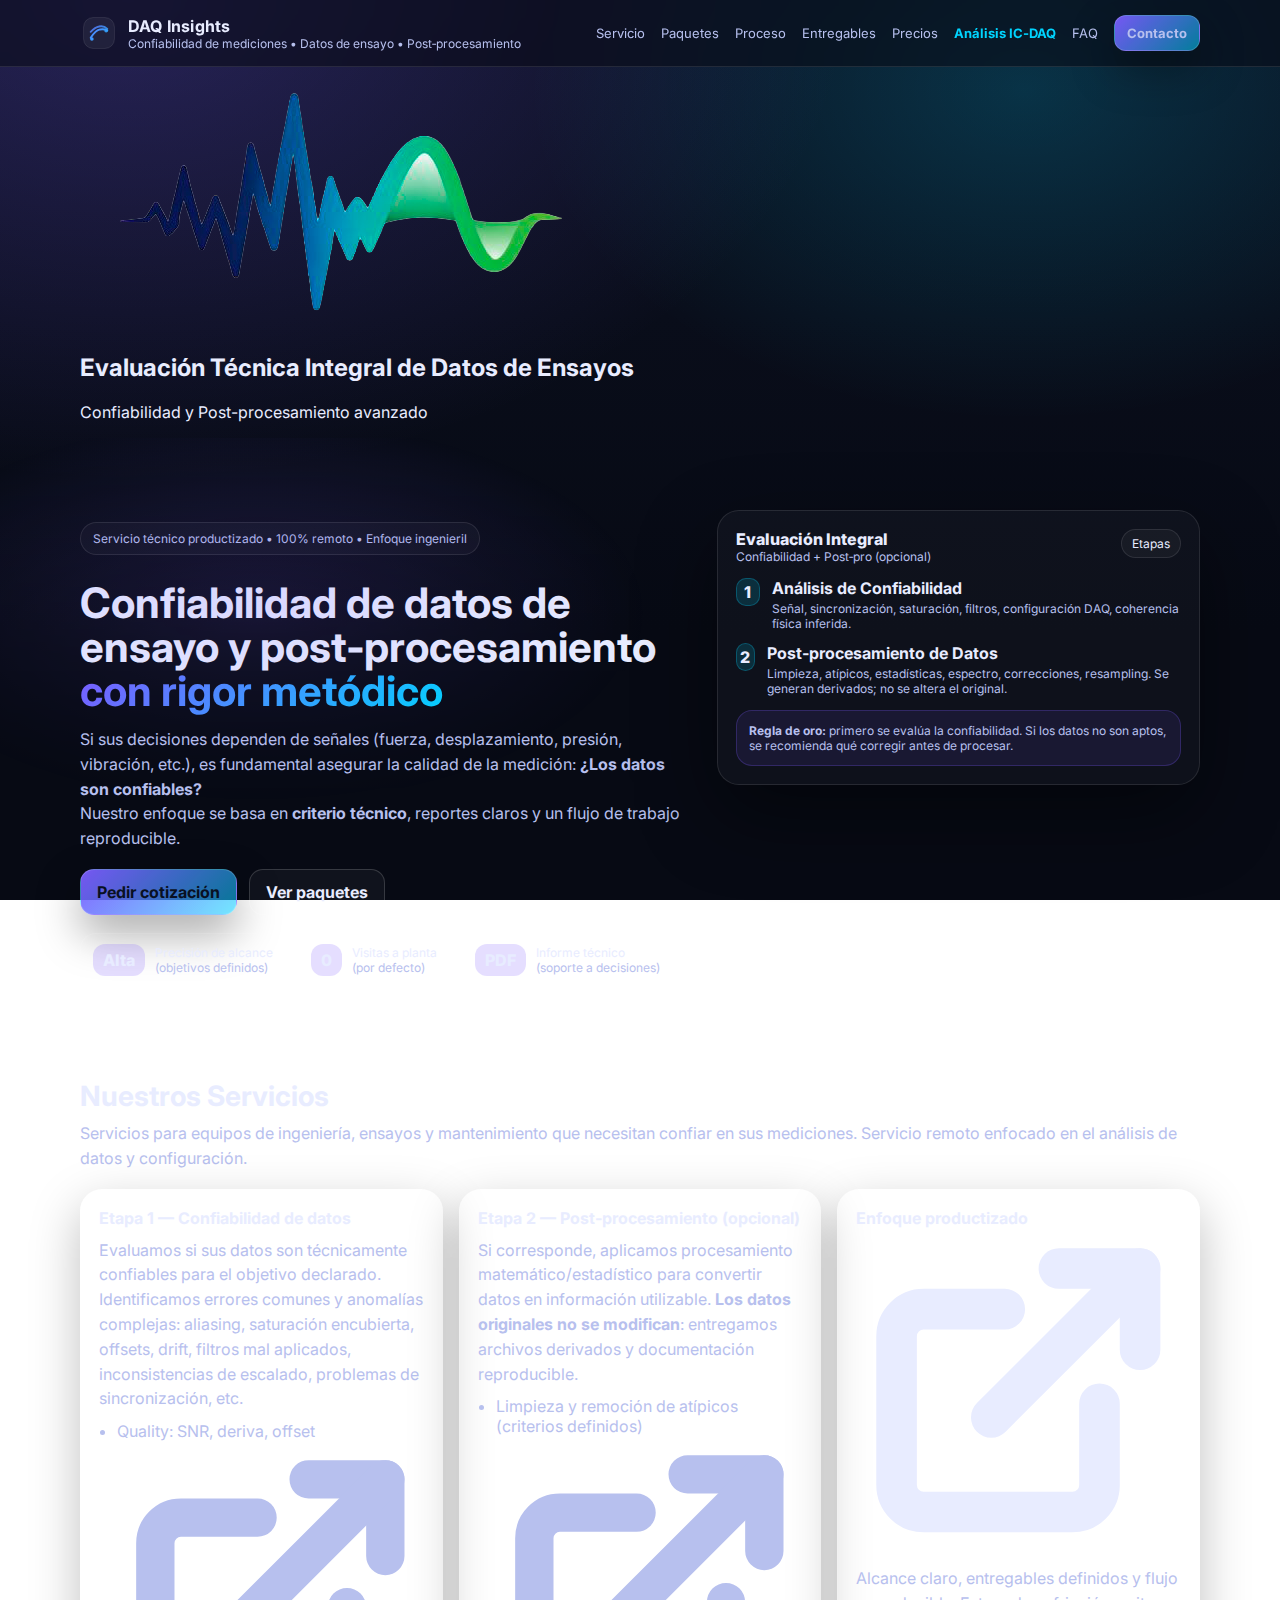
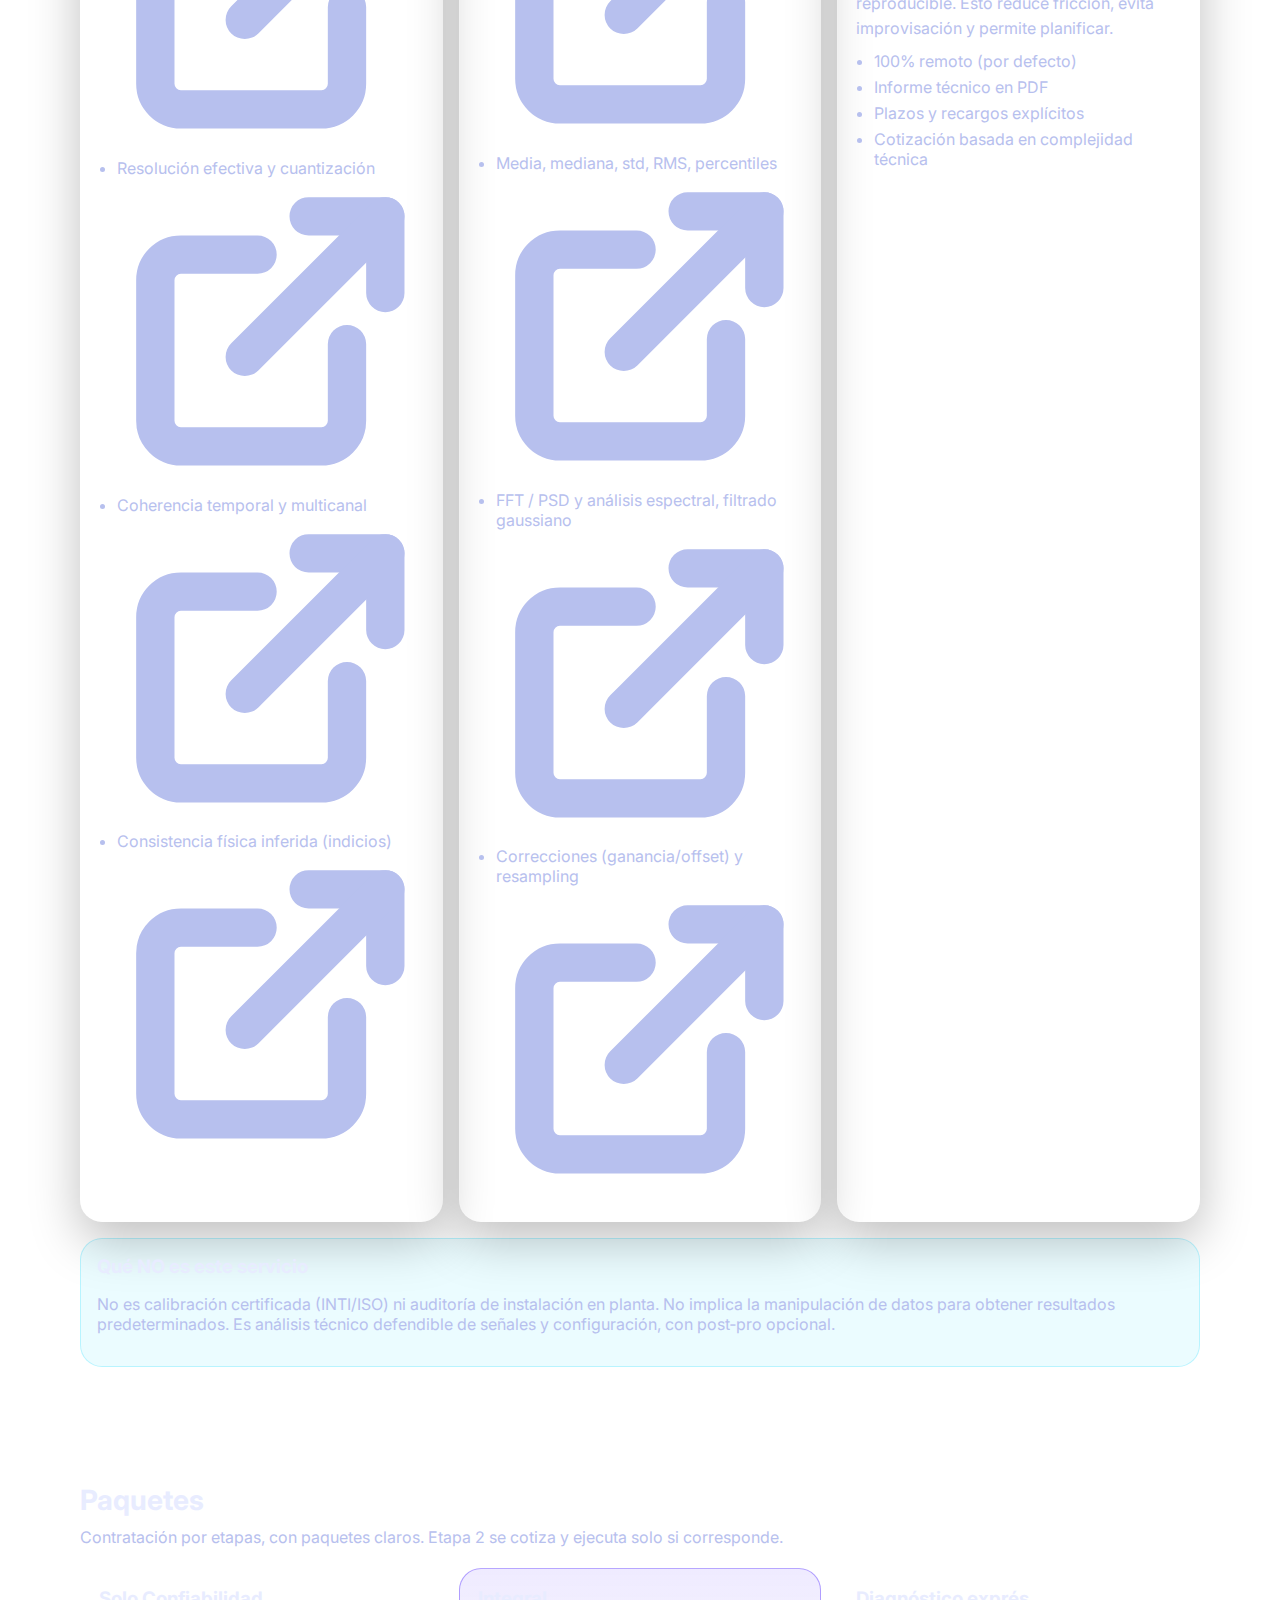
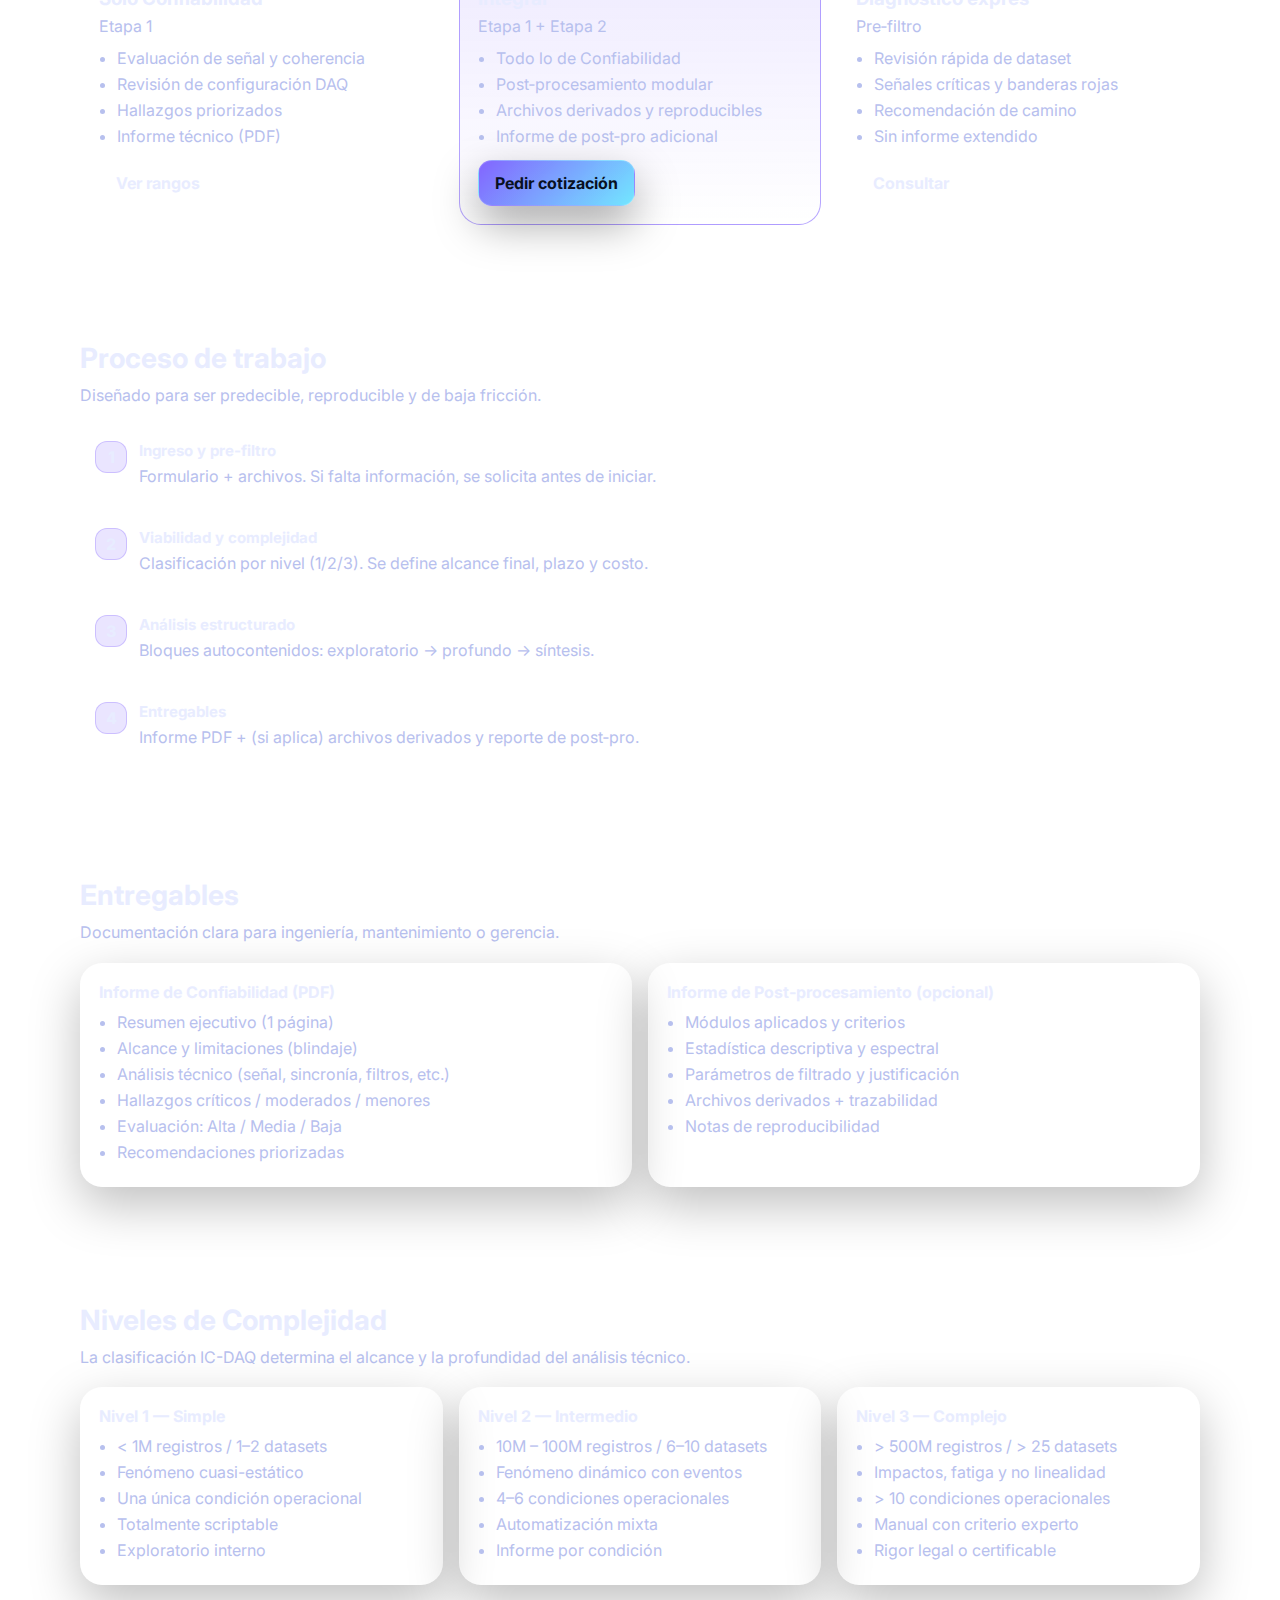
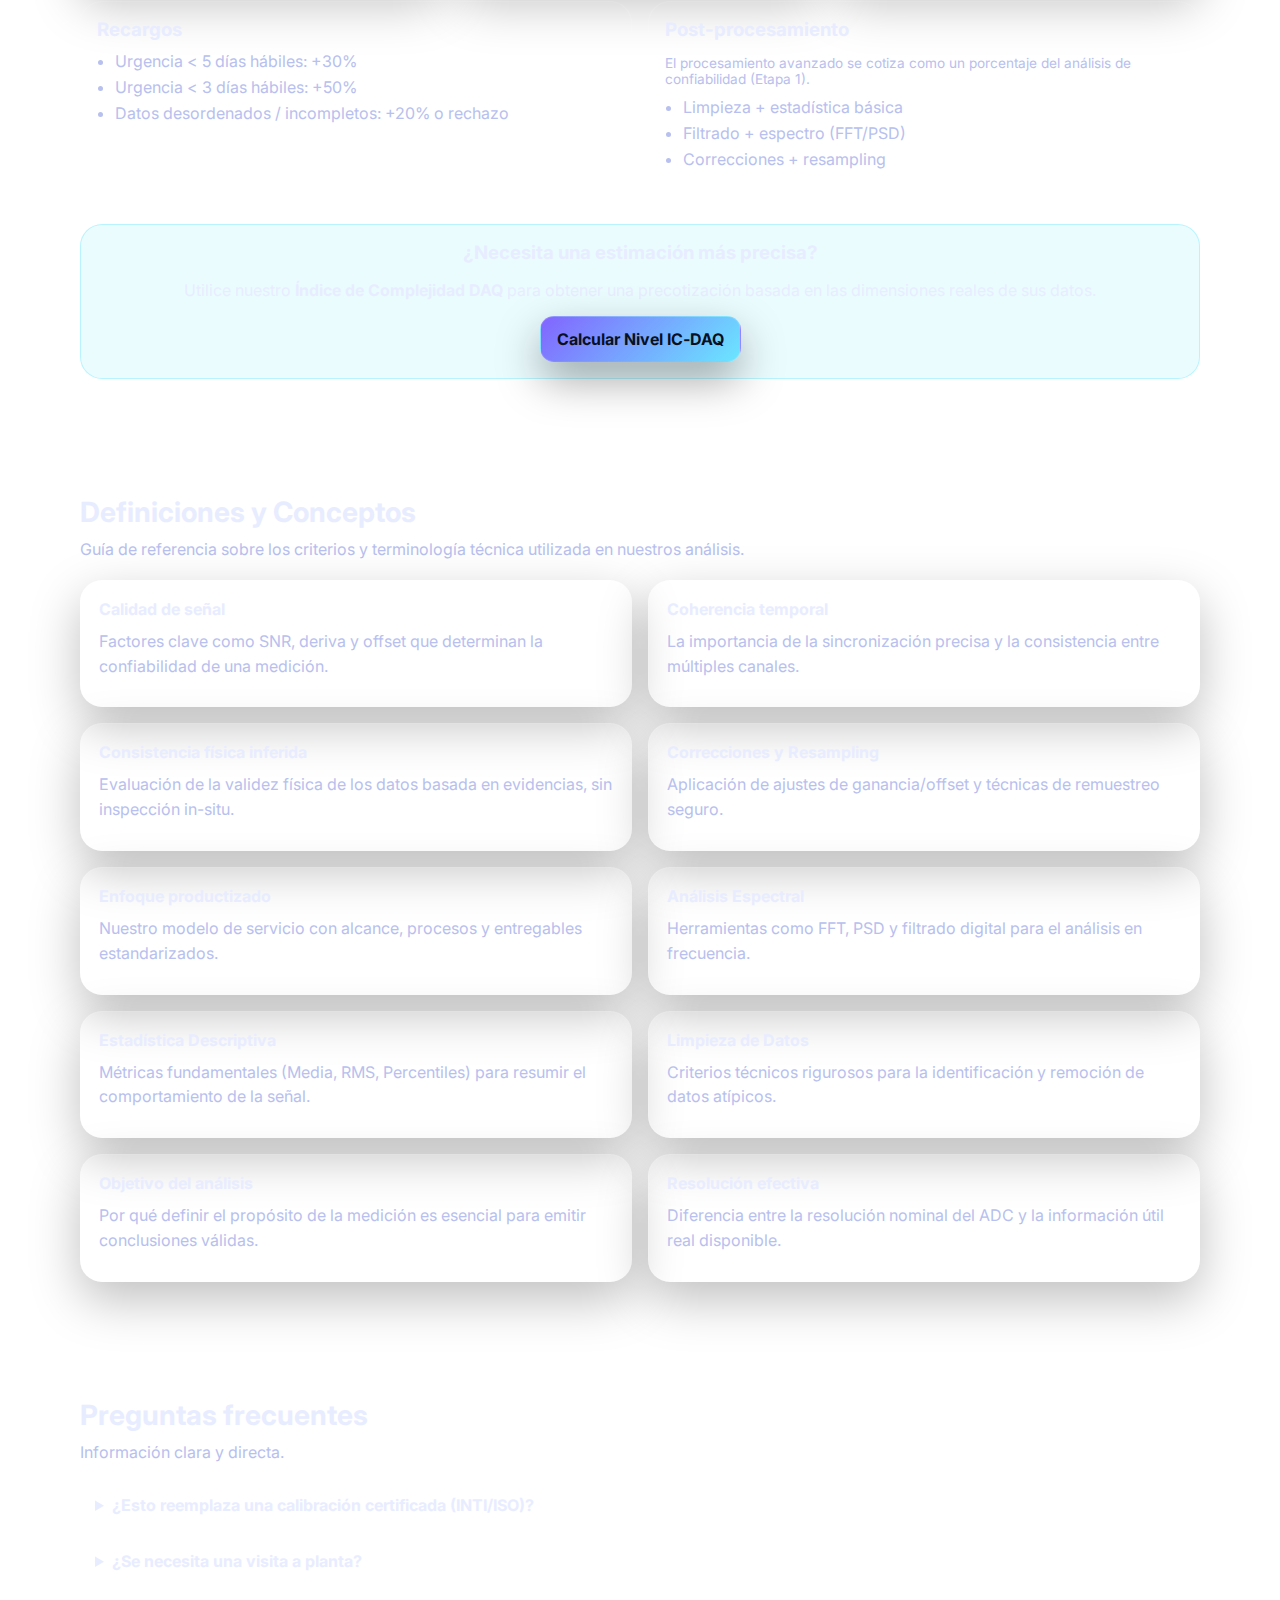
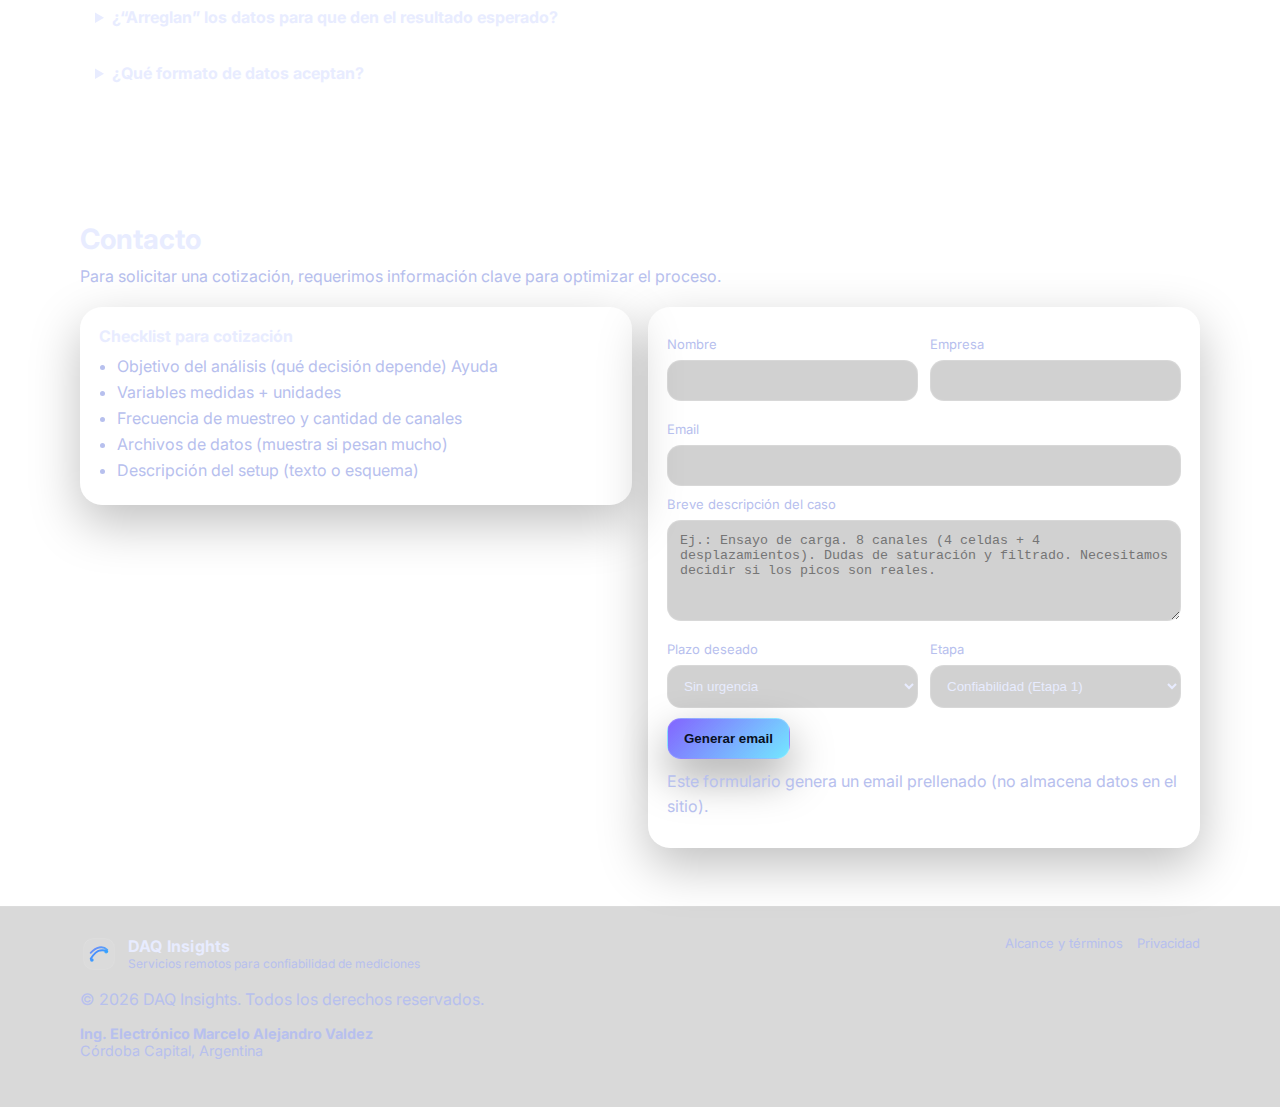
<file: index.html>
<!doctype html>
<html lang="es">

<head>
  <meta charset="utf-8" />
  <meta name="viewport" content="width=device-width, initial-scale=1" />
  <meta name="description"
    content="Servicios profesionales de análisis de datos de ensayo, confiabilidad de mediciones y Post-procesamiento para adquisición de datos industrial." />
  <title>DAQ Insights | Confiabilidad y Post-procesamiento de Datos de Ensayo</title>
  <link rel="icon" href="assets/favicon.svg" type="image/svg+xml" />
  <link rel="preconnect" href="https://fonts.googleapis.com">
  <link rel="preconnect" href="https://fonts.gstatic.com" crossorigin>
  <link href="https://fonts.googleapis.com/css2?family=Inter:wght@400;500;600;700&display=swap" rel="stylesheet">
  <link rel="stylesheet" href="styles.css" />

  <!-- Open Graph / Social Media -->
  <meta property="og:type" content="website" />
  <meta property="og:title" content="DAQ Insights | Confiabilidad y Post-procesamiento de Datos de Ensayo" />
  <meta property="og:description"
    content="Servicios profesionales de análisis de datos de ensayo, confiabilidad de mediciones y Post-procesamiento para adquisición de datos industrial." />
  <meta property="og:image" content="assets/logo.svg" />
</head>

<body>
  <a class="skip" href="#contenido">Saltar al contenido</a>

  <header class="topbar">
    <div class="container topbar__inner">
      <div class="brand">
        <img src="assets/logo.svg" alt="DAQ Insights" class="brand__logo" />
        <div class="brand__text">
          <div class="brand__name">DAQ Insights</div>
          <div class="brand__tag">Confiabilidad de mediciones • Datos de ensayo • Post‑procesamiento</div>
        </div>
      </div>

      <nav class="nav" aria-label="Principal">
        <button class="nav__toggle" aria-expanded="false" aria-controls="navMenu">
          <span class="nav__toggleBars" aria-hidden="true"></span>
          <span class="sr">Menú</span>
        </button>
        <div id="navMenu" class="nav__menu">
          <a href="#servicio">Servicio</a>
          <a href="#paquetes">Paquetes</a>
          <a href="#proceso">Proceso</a>
          <a href="#entregables">Entregables</a>
          <a href="#precios">Precios</a>
          <a href="cotizacion.html" style="color: var(--brand2); font-weight: 700;">Análisis IC‑DAQ</a>
          <a href="#faq">FAQ</a>
          <a class="btn btn--sm" href="#contacto">Contacto</a>
        </div>
      </nav>
    </div>
  </header>

  <main id="contenido">
    <div class="text-header">
      <div class="container text-header__inner">
        <img src="assets/isolated_logo.png" alt="Logo" class="text-header__logo" />
        <div class="text-header__content">
          <h2 class="text-header__title">Evaluación Técnica Integral de Datos de Ensayos</h2>
          <p class="text-header__subtitle">Confiabilidad y Post-procesamiento avanzado</p>
        </div>
      </div>
    </div>
    <section class="hero">
      <div class="container hero__grid">
        <div class="hero__copy">
          <p class="pill">Servicio técnico productizado • 100% remoto • Enfoque ingenieril</p>
          <h1>Confiabilidad de datos de ensayo y post‑procesamiento <span class="grad">con rigor metódico</span></h1>
          <p class="lead">
            Si sus decisiones dependen de señales (fuerza, desplazamiento, presión, vibración, etc.), es fundamental
            asegurar la calidad de la medición:
            <strong>¿Los datos son confiables?</strong>
            <br />
            Nuestro enfoque se basa en <strong>criterio técnico</strong>, reportes claros y un flujo de trabajo
            reproducible.
          </p>

          <div class="hero__cta">
            <a class="btn" href="#contacto">Pedir cotización</a>
            <a class="btn btn--ghost" href="#paquetes">Ver paquetes</a>
          </div>

          <div class="hero__trust">
            <div class="trust">
              <div class="trust__kpi">Alta</div>
              <div class="trust__txt">Precisión de alcance<br><span class="muted">(objetivos definidos)</span></div>
            </div>
            <div class="trust">
              <div class="trust__kpi">0</div>
              <div class="trust__txt">Visitas a planta<br><span class="muted">(por defecto)</span></div>
            </div>
            <div class="trust">
              <div class="trust__kpi">PDF</div>
              <div class="trust__txt">Informe técnico<br><span class="muted">(soporte a decisiones)</span></div>
            </div>
          </div>
        </div>

        <div class="hero__panel" aria-label="Resumen de la oferta">
          <div class="panel">
            <div class="panel__top">
              <div>
                <div class="panel__title">Evaluación Integral</div>
                <div class="panel__subtitle">Confiabilidad + Post‑pro (opcional)</div>
              </div>
              <span class="badge">Etapas</span>
            </div>

            <ol class="steps">
              <li>
                <div class="steps__n">1</div>
                <div>
                  <div class="steps__t">Análisis de Confiabilidad</div>
                  <div class="steps__d">Señal, sincronización, saturación, filtros, configuración DAQ, coherencia física
                    inferida.</div>
                </div>
              </li>
              <li>
                <div class="steps__n">2</div>
                <div>
                  <div class="steps__t">Post‑procesamiento de Datos</div>
                  <div class="steps__d">Limpieza, atípicos, estadísticas, espectro, correcciones, resampling. Se generan
                    derivados; no se altera el original.</div>
                </div>
              </li>
            </ol>

            <div class="panel__note">
              <strong>Regla de oro:</strong> primero se evalúa la confiabilidad. Si los datos no son aptos, se
              recomienda qué corregir antes de procesar.
            </div>
          </div>
        </div>
      </div>
      <div class="hero__bg" aria-hidden="true"></div>
    </section>

    <section id="servicio" class="section">
      <div class="container">
        <div class="section__head">
          <h2>Nuestros Servicios</h2>
          <p>
            Servicios para equipos de ingeniería, ensayos y mantenimiento que necesitan confiar en sus mediciones.
            <span class="muted">Servicio remoto enfocado en el análisis de datos y configuración.</span>
          </p>
        </div>

        <div class="grid3">
          <article class="card">
            <h3>Etapa 1 — Confiabilidad de datos</h3>
            <p>
              Evaluamos si sus datos son técnicamente confiables para el objetivo declarado.
              Identificamos errores comunes y anomalías complejas: aliasing, saturación encubierta, offsets, drift,
              filtros mal aplicados,
              inconsistencias de escalado, problemas de sincronización, etc.
            </p>
            <ul class="bullets">
              <li><a href="help/calidad.html">Quality: SNR, deriva, offset <span class="link-badge"><svg
                      viewBox="0 0 24 24" fill="none" stroke="currentColor" stroke-width="3" stroke-linecap="round"
                      stroke-linejoin="round">
                      <path d="M18 13v6a2 2 0 0 1-2 2H5a2 2 0 0 1-2-2V8a2 2 0 0 1 2-2h6"></path>
                      <polyline points="15 3 21 3 21 9"></polyline>
                      <line x1="10" y1="14" x2="21" y2="3"></line>
                    </svg> </span></a></li>
              <li><a href="help/resolucion.html">Resolución efectiva y cuantización <span class="link-badge"><svg
                      viewBox="0 0 24 24" fill="none" stroke="currentColor" stroke-width="3" stroke-linecap="round"
                      stroke-linejoin="round">
                      <path d="M18 13v6a2 2 0 0 1-2 2H5a2 2 0 0 1-2-2V8a2 2 0 0 1 2-2h6"></path>
                      <polyline points="15 3 21 3 21 9"></polyline>
                      <line x1="10" y1="14" x2="21" y2="3"></line>
                    </svg> </span></a></li>
              <li><a href="help/coherencia.html">Coherencia temporal y multicanal <span class="link-badge"><svg
                      viewBox="0 0 24 24" fill="none" stroke="currentColor" stroke-width="3" stroke-linecap="round"
                      stroke-linejoin="round">
                      <path d="M18 13v6a2 2 0 0 1-2 2H5a2 2 0 0 1-2-2V8a2 2 0 0 1 2-2h6"></path>
                      <polyline points="15 3 21 3 21 9"></polyline>
                      <line x1="10" y1="14" x2="21" y2="3"></line>
                    </svg> </span></a></li>
              <li><a href="help/consistencia.html" title="Ayuda sobre esta anomalía">Consistencia física inferida
                  (indicios)<span class="link-badge"><svg viewBox="0 0 24 24" fill="none" stroke="currentColor"
                      stroke-width="3" stroke-linecap="round" stroke-linejoin="round">
                      <path d="M18 13v6a2 2 0 0 1-2 2H5a2 2 0 0 1-2-2V8a2 2 0 0 1 2-2h6"></path>
                      <polyline points="15 3 21 3 21 9"></polyline>
                      <line x1="10" y1="14" x2="21" y2="3"></line>
                    </svg> </span></a></li>
            </ul>
          </article>

          <article class="card">
            <h3>Etapa 2 — Post‑procesamiento (opcional)</h3>
            <p>
              Si corresponde, aplicamos procesamiento matemático/estadístico para convertir datos en información
              utilizable.
              <strong>Los datos originales no se modifican</strong>: entregamos archivos derivados y documentación
              reproducible.
            </p>
            <ul class="bullets">
              <li><a href="help/limpieza.html">Limpieza y remoción de atípicos (criterios definidos) <span
                    class="link-badge"><svg viewBox="0 0 24 24" fill="none" stroke="currentColor" stroke-width="3"
                      stroke-linecap="round" stroke-linejoin="round">
                      <path d="M18 13v6a2 2 0 0 1-2 2H5a2 2 0 0 1-2-2V8a2 2 0 0 1 2-2h6"></path>
                      <polyline points="15 3 21 3 21 9"></polyline>
                      <line x1="10" y1="14" x2="21" y2="3"></line>
                    </svg> </span></a></li>
              <li><a href="help/estadistica.html">Media, mediana, std, RMS, percentiles <span class="link-badge"><svg
                      viewBox="0 0 24 24" fill="none" stroke="currentColor" stroke-width="3" stroke-linecap="round"
                      stroke-linejoin="round">
                      <path d="M18 13v6a2 2 0 0 1-2 2H5a2 2 0 0 1-2-2V8a2 2 0 0 1 2-2h6"></path>
                      <polyline points="15 3 21 3 21 9"></polyline>
                      <line x1="10" y1="14" x2="21" y2="3"></line>
                    </svg> </span></a></li>
              <li><a href="help/espectro.html">FFT / PSD y análisis espectral, filtrado gaussiano <span
                    class="link-badge"><svg viewBox="0 0 24 24" fill="none" stroke="currentColor" stroke-width="3"
                      stroke-linecap="round" stroke-linejoin="round">
                      <path d="M18 13v6a2 2 0 0 1-2 2H5a2 2 0 0 1-2-2V8a2 2 0 0 1 2-2h6"></path>
                      <polyline points="15 3 21 3 21 9"></polyline>
                      <line x1="10" y1="14" x2="21" y2="3"></line>
                    </svg> </span></a></li>
              <li><a href="help/correcciones.html">Correcciones (ganancia/offset) y resampling <span
                    class="link-badge"><svg viewBox="0 0 24 24" fill="none" stroke="currentColor" stroke-width="3"
                      stroke-linecap="round" stroke-linejoin="round">
                      <path d="M18 13v6a2 2 0 0 1-2 2H5a2 2 0 0 1-2-2V8a2 2 0 0 1 2-2h6"></path>
                      <polyline points="15 3 21 3 21 9"></polyline>
                      <line x1="10" y1="14" x2="21" y2="3"></line>
                    </svg> </span></a></li>
            </ul>
          </article>

          <article class="card">
            <h3><a href="help/enfoque.html">Enfoque productizado <span class="link-badge"><svg viewBox="0 0 24 24"
                    fill="none" stroke="currentColor" stroke-width="3" stroke-linecap="round" stroke-linejoin="round">
                    <path d="M18 13v6a2 2 0 0 1-2 2H5a2 2 0 0 1-2-2V8a2 2 0 0 1 2-2h6"></path>
                    <polyline points="15 3 21 3 21 9"></polyline>
                    <line x1="10" y1="14" x2="21" y2="3"></line>
                  </svg> </span></a></h3>
            <p>
              Alcance claro, entregables definidos y flujo reproducible.
              Esto reduce fricción, evita improvisación y permite planificar.
            </p>
            <ul class="bullets">
              <li>100% remoto (por defecto)</li>
              <li>Informe técnico en PDF</li>
              <li>Plazos y recargos explícitos</li>
              <li>Cotización basada en complejidad técnica</li>
            </ul>
          </article>
        </div>

        <div class="callout">
          <div>
            <h3>Qué NO es este servicio</h3>
            <p class="muted">
              No es calibración certificada (INTI/ISO) ni auditoría de instalación en planta. No implica la manipulación
              de datos para obtener resultados predeterminados.
              Es análisis técnico defendible de señales y configuración, con post‑pro opcional.
            </p>
          </div>
        </div>
      </div>
    </section>

    <section id="paquetes" class="section section--alt">
      <div class="container">
        <div class="section__head">
          <h2>Paquetes</h2>
          <p>Contratación por etapas, con paquetes claros. Etapa 2 se cotiza y ejecuta solo si corresponde.</p>
        </div>

        <div class="pricing">
          <article class="price">
            <div class="price__top">
              <h3>Solo Confiabilidad</h3>
              <p class="muted">Etapa 1</p>
            </div>
            <div class="price__body">
              <ul>
                <li>Evaluación de señal y coherencia</li>
                <li>Revisión de configuración DAQ</li>
                <li>Hallazgos priorizados</li>
                <li>Informe técnico (PDF)</li>
              </ul>
            </div>
            <div class="price__cta">
              <a class="btn btn--ghost" href="#precios">Ver rangos</a>
            </div>
          </article>

          <article class="price price--featured">
            <div class="price__top">
              <h3>Integral</h3>
              <p class="muted">Etapa 1 + Etapa 2</p>
            </div>
            <div class="price__body">
              <ul>
                <li>Todo lo de Confiabilidad</li>
                <li>Post‑procesamiento modular</li>
                <li>Archivos derivados y reproducibles</li>
                <li>Informe de post‑pro adicional</li>
              </ul>
            </div>
            <div class="price__cta">
              <a class="btn" href="#contacto">Pedir cotización</a>
            </div>
          </article>

          <article class="price">
            <div class="price__top">
              <h3>Diagnóstico exprés</h3>
              <p class="muted">Pre‑filtro</p>
            </div>
            <div class="price__body">
              <ul>
                <li>Revisión rápida de dataset</li>
                <li>Señales críticas y banderas rojas</li>
                <li>Recomendación de camino</li>
                <li>Sin informe extendido</li>
              </ul>
            </div>
            <div class="price__cta">
              <a class="btn btn--ghost" href="#contacto">Consultar</a>
            </div>
          </article>
        </div>
      </div>
    </section>

    <section id="proceso" class="section">
      <div class="container">
        <div class="section__head">
          <h2>Proceso de trabajo</h2>
          <p>Diseñado para ser predecible, reproducible y de baja fricción.</p>
        </div>

        <div class="timeline">
          <div class="titem">
            <div class="tbadge">1</div>
            <div>
              <h3>Ingreso y pre‑filtro</h3>
              <p class="muted">Formulario + archivos. Si falta información, se solicita antes de iniciar.</p>
            </div>
          </div>
          <div class="titem">
            <div class="tbadge">2</div>
            <div>
              <h3>Viabilidad y complejidad</h3>
              <p class="muted">Clasificación por nivel (1/2/3). Se define alcance final, plazo y costo.</p>
            </div>
          </div>
          <div class="titem">
            <div class="tbadge">3</div>
            <div>
              <h3>Análisis estructurado</h3>
              <p class="muted">Bloques autocontenidos: exploratorio → profundo → síntesis.</p>
            </div>
          </div>
          <div class="titem">
            <div class="tbadge">4</div>
            <div>
              <h3>Entregables</h3>
              <p class="muted">Informe PDF + (si aplica) archivos derivados y reporte de post‑pro.</p>
            </div>
          </div>
        </div>
      </div>
    </section>

    <section id="entregables" class="section section--alt">
      <div class="container">
        <div class="section__head">
          <h2>Entregables</h2>
          <p>Documentación clara para ingeniería, mantenimiento o gerencia.</p>
        </div>

        <div class="grid2">
          <article class="card">
            <h3>Informe de Confiabilidad (PDF)</h3>
            <ul class="bullets">
              <li>Resumen ejecutivo (1 página)</li>
              <li>Alcance y limitaciones (blindaje)</li>
              <li>Análisis técnico (señal, sincronía, filtros, etc.)</li>
              <li>Hallazgos críticos / moderados / menores</li>
              <li>Evaluación: Alta / Media / Baja</li>
              <li>Recomendaciones priorizadas</li>
            </ul>
          </article>

          <article class="card">
            <h3>Informe de Post‑procesamiento (opcional)</h3>
            <ul class="bullets">
              <li>Módulos aplicados y criterios</li>
              <li>Estadística descriptiva y espectral</li>
              <li>Parámetros de filtrado y justificación</li>
              <li>Archivos derivados + trazabilidad</li>
              <li>Notas de reproducibilidad</li>
            </ul>
          </article>
        </div>
      </div>
    </section>

    <section id="precios" class="section">
      <div class="container">
        <div class="section__head">
          <h2>Niveles de Complejidad</h2>
          <p>La clasificación IC-DAQ determina el alcance y la profundidad del análisis técnico.</p>
        </div>

        <div class="grid3">
          <article class="card">
            <h3>Nivel 1 — Simple</h3>
            <ul class="bullets">
              <li>&lt; 1M registros / 1–2 datasets</li>
              <li>Fenómeno cuasi-estático</li>
              <li>Una única condición operacional</li>
              <li>Totalmente scriptable</li>
              <li>Exploratorio interno</li>
            </ul>
          </article>
          <article class="card">
            <h3>Nivel 2 — Intermedio</h3>
            <ul class="bullets">
              <li>10M – 100M registros / 6–10 datasets</li>
              <li>Fenómeno dinámico con eventos</li>
              <li>4–6 condiciones operacionales</li>
              <li>Automatización mixta</li>
              <li>Informe por condición</li>
            </ul>
          </article>
          <article class="card">
            <h3>Nivel 3 — Complejo</h3>
            <ul class="bullets">
              <li>&gt; 500M registros / &gt; 25 datasets</li>
              <li>Impactos, fatiga y no linealidad</li>
              <li>&gt; 10 condiciones operacionales</li>
              <li>Manual con criterio experto</li>
              <li>Rigor legal o certificable</li>
            </ul>
          </article>
        </div>

        <div class="grid2" style="margin-top:16px">
          <div class="note">
            <h3>Recargos</h3>
            <ul class="bullets">
              <li>Urgencia &lt; 5 días hábiles: +30%</li>
              <li>Urgencia &lt; 3 días hábiles: +50%</li>
              <li>Datos desordenados / incompletos: +20% o rechazo</li>
            </ul>
          </div>
          <div class="note">
            <h3>Post-procesamiento</h3>
            <p class="muted" style="font-size: 0.85em; margin-bottom: 8px;">El procesamiento avanzado se cotiza como un porcentaje del análisis de confiabilidad (Etapa 1).</p>
            <ul class="bullets">
              <li>Limpieza + estadística básica</li>
              <li>Filtrado + espectro (FFT/PSD)</li>
              <li>Correcciones + resampling</li>
            </ul>
          </div>
        </div>

        <div class="callout" style="margin-top: 32px; text-align: center;">
          <h3>¿Necesita una estimación más precisa?</h3>
          <p>Utilice nuestro <strong>Índice de Complejidad DAQ</strong> para obtener una precotización basada en las dimensiones reales de sus datos.</p>
          <a href="cotizacion.html" class="btn">Calcular Nivel IC‑DAQ</a>
        </div>
      </div>
    </section>

    <section id="definiciones" class="section">
      <div class="container">
        <div class="section__head">
          <h2>Definiciones y Conceptos</h2>
          <p>Guía de referencia sobre los criterios y terminología técnica utilizada en nuestros análisis.</p>
        </div>

        <div class="grid2">
          <article class="card">
            <h3><a href="help/calidad.html">Calidad de señal</a></h3>
            <p>Factores clave como SNR, deriva y offset que determinan la confiabilidad de una medición.</p>
          </article>
          <article class="card">
            <h3><a href="help/coherencia.html">Coherencia temporal</a></h3>
            <p>La importancia de la sincronización precisa y la consistencia entre múltiples canales.</p>
          </article>
          <article class="card">
            <h3><a href="help/consistencia.html">Consistencia física inferida</a></h3>
            <p>Evaluación de la validez física de los datos basada en evidencias, sin inspección in-situ.</p>
          </article>
          <article class="card">
            <h3><a href="help/correcciones.html">Correcciones y Resampling</a></h3>
            <p>Aplicación de ajustes de ganancia/offset y técnicas de remuestreo seguro.</p>
          </article>
          <article class="card">
            <h3><a href="help/enfoque.html">Enfoque productizado</a></h3>
            <p>Nuestro modelo de servicio con alcance, procesos y entregables estandarizados.</p>
          </article>
          <article class="card">
            <h3><a href="help/espectro.html">Análisis Espectral</a></h3>
            <p>Herramientas como FFT, PSD y filtrado digital para el análisis en frecuencia.</p>
          </article>
          <article class="card">
            <h3><a href="help/estadistica.html">Estadística Descriptiva</a></h3>
            <p>Métricas fundamentales (Media, RMS, Percentiles) para resumir el comportamiento de la señal.</p>
          </article>
          <article class="card">
            <h3><a href="help/limpieza.html">Limpieza de Datos</a></h3>
            <p>Criterios técnicos rigurosos para la identificación y remoción de datos atípicos.</p>
          </article>
          <article class="card">
            <h3><a href="help/objetivo.html">Objetivo del análisis</a></h3>
            <p>Por qué definir el propósito de la medición es esencial para emitir conclusiones válidas.</p>
          </article>
          <article class="card">
            <h3><a href="help/resolucion.html">Resolución efectiva</a></h3>
            <p>Diferencia entre la resolución nominal del ADC y la información útil real disponible.</p>
          </article>
        </div>
      </div>
    </section>

    <section id="faq" class="section section--alt">
      <div class="container">
        <div class="section__head">
          <h2>Preguntas frecuentes</h2>
          <p>Información clara y directa.</p>
        </div>

        <div class="faq">
          <details>
            <summary>¿Esto reemplaza una calibración certificada (INTI/ISO)?</summary>
            <p>No. Este servicio evalúa confiabilidad de datos y configuración. Si requiere trazabilidad metrológica
              formal, se recomienda un laboratorio acreditado.</p>
          </details>
          <details>
            <summary>¿Se necesita una visita a planta?</summary>
            <p>Por defecto, no. El servicio se diseña remoto. Si se determina que es necesaria una inspección in‑situ,
              esta se cotizará por separado.</p>
          </details>
          <details>
            <summary>¿“Arreglan” los datos para que den el resultado esperado?</summary>
            <p>No. Se detectan problemas y se procesan señales bajo criterios explícitos. Los datos originales se
              preservan intactos; se entregan archivos derivados trazables.</p>
          </details>
          <details>
            <summary>¿Qué formato de datos aceptan?</summary>
            <p>CSV, TDMS, MAT y formatos similares. Si dispone de un formato propio, se evaluará su viabilidad.</p>
          </details>
        </div>
      </div>
    </section>

    <section id="contacto" class="section">
      <div class="container">
        <div class="section__head">
          <h2>Contacto</h2>
          <p>Para solicitar una cotización, requerimos información clave para optimizar el proceso.</p>
        </div>

        <div class="contact">
          <div class="card">
            <h3>Checklist para cotización</h3>
            <ul class="bullets">
              <li>Objetivo del análisis (qué decisión depende) <a href="help\objetivo.html" class="btn-help">Ayuda</a>
              </li>
              <li>Variables medidas + unidades</li>
              <li>Frecuencia de muestreo y cantidad de canales</li>
              <li>Archivos de datos (muestra si pesan mucho)</li>
              <li>Descripción del setup (texto o esquema)</li>
            </ul>
          </div>

          <form class="form card" id="leadForm">
            <div class="row2">
              <label>
                Nombre
                <input name="name" autocomplete="name" required />
              </label>
              <label>
                Empresa
                <input name="company" autocomplete="organization" />
              </label>
            </div>
            <label>
              Email
              <input type="email" name="email" autocomplete="email" required />
            </label>
            <label>
              Breve descripción del caso
              <textarea name="message" rows="5"
                placeholder="Ej.: Ensayo de carga. 8 canales (4 celdas + 4 desplazamientos). Dudas de saturación y filtrado. Necesitamos decidir si los picos son reales."></textarea>
            </label>
            <div class="row2">
              <label>
                Plazo deseado
                <select name="deadline">
                  <option value="">Sin urgencia</option>
                  <option>5–10 días hábiles</option>
                  <option>&lt; 5 días hábiles (urgente)</option>
                  <option>&lt; 3 días hábiles (muy urgente)</option>
                </select>
              </label>
              <label>
                Etapa
                <select name="stage">
                  <option>Confiabilidad (Etapa 1)</option>
                  <option>Integral (Etapa 1 + Etapa 2)</option>
                  <option>No sé (recomendar)</option>
                </select>
              </label>
            </div>
            <button class="btn" type="submit">Generar email</button>
            <p class="muted" style="margin-top:10px">Este formulario genera un email prellenado (no almacena datos en el
              sitio).</p>
          </form>
        </div>
      </div>
    </section>

    <footer class="footer">
      <div class="container footer__grid">
        <div>
          <div class="brand brand--footer">
            <img src="assets/logo.svg" alt="DAQ Insights" class="brand__logo" />
            <div class="brand__text">
              <div class="brand__name">DAQ Insights</div>
              <div class="brand__tag">Servicios remotos para confiabilidad de mediciones</div>
            </div>
          </div>
          <p class="muted">© <span id="year"></span> DAQ Insights. Todos los derechos reservados.</p>
          <p class="muted" style="margin-top: 12px; font-size: 0.9em;">
            <strong>Ing. Electrónico Marcelo Alejandro Valdez</strong><br>
            Córdoba Capital, Argentina
          </p>
        </div>
        <div class="footer__links">
          <a href="legal.html">Alcance y términos</a>
          <a href="privacy.html">Privacidad</a>
        </div>
      </div>
    </footer>
  </main>

  <script src="script.js"></script>
</body>

</html>
</file>
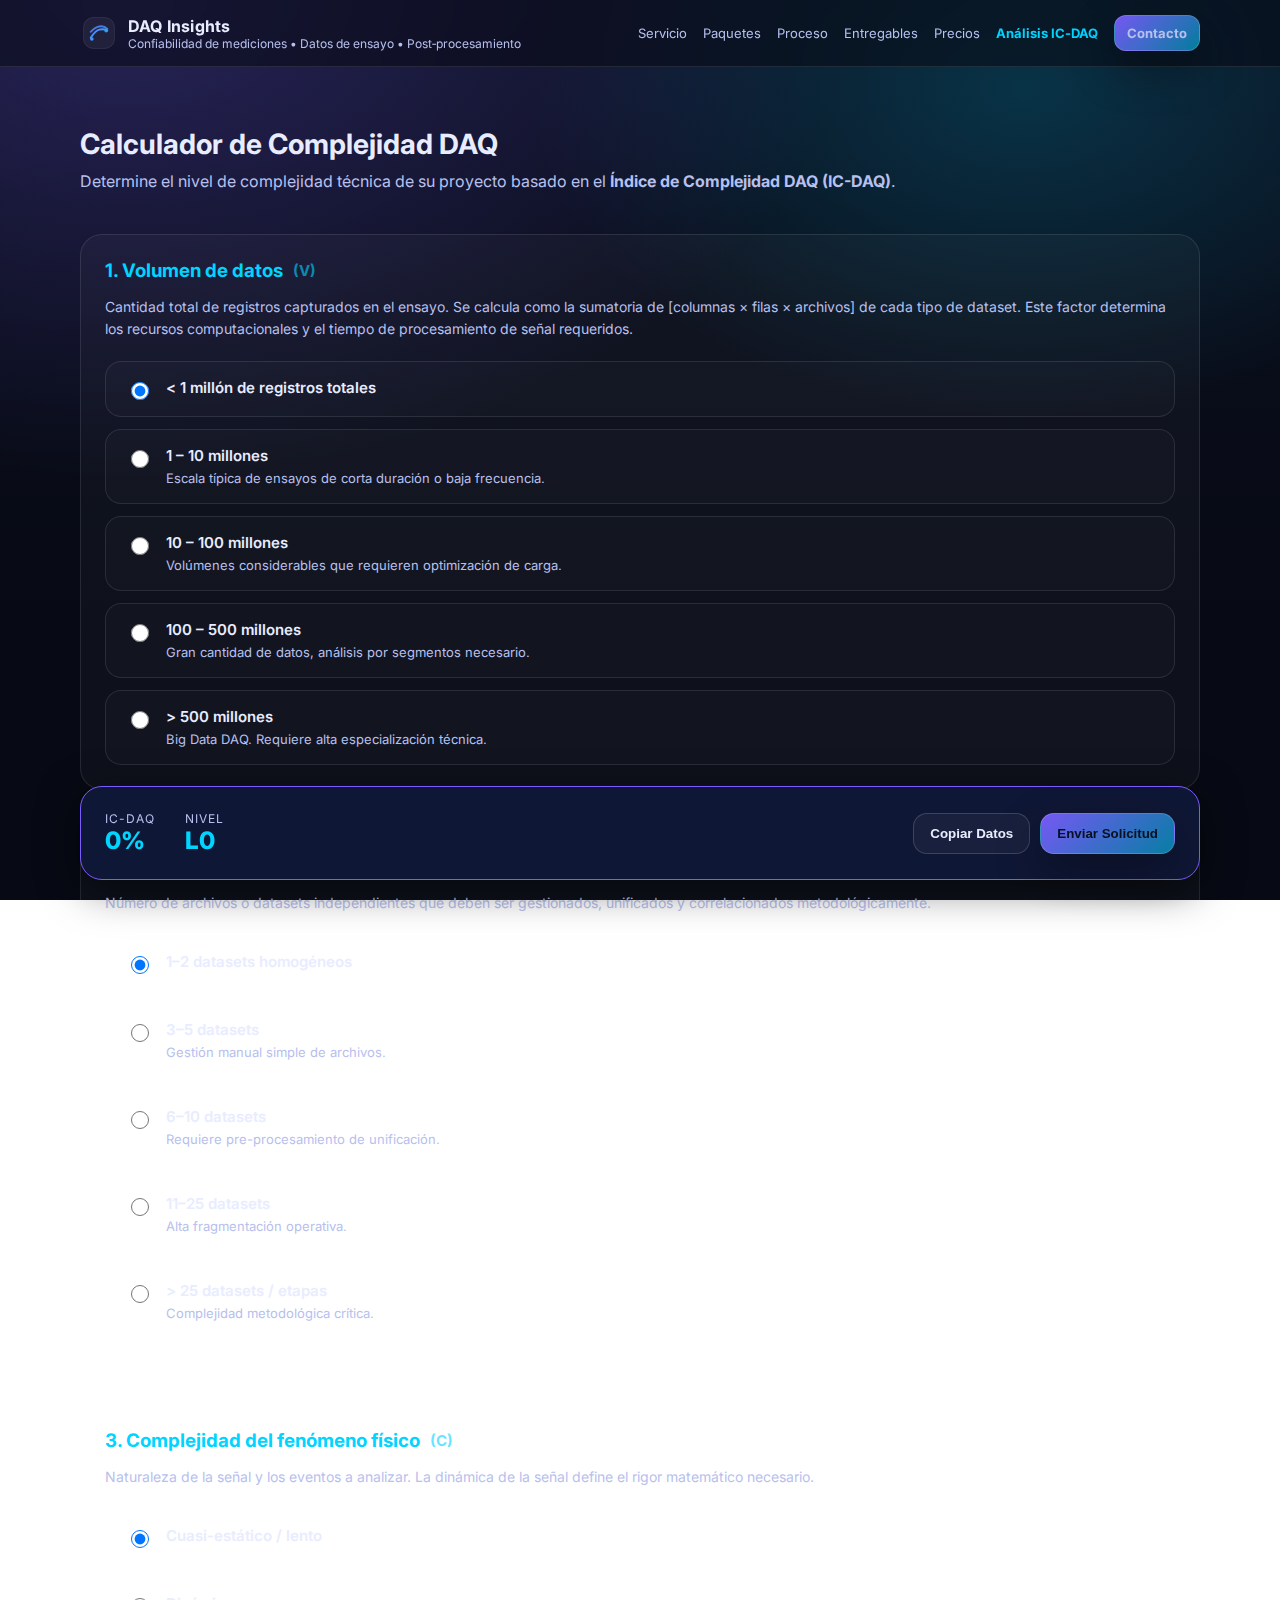
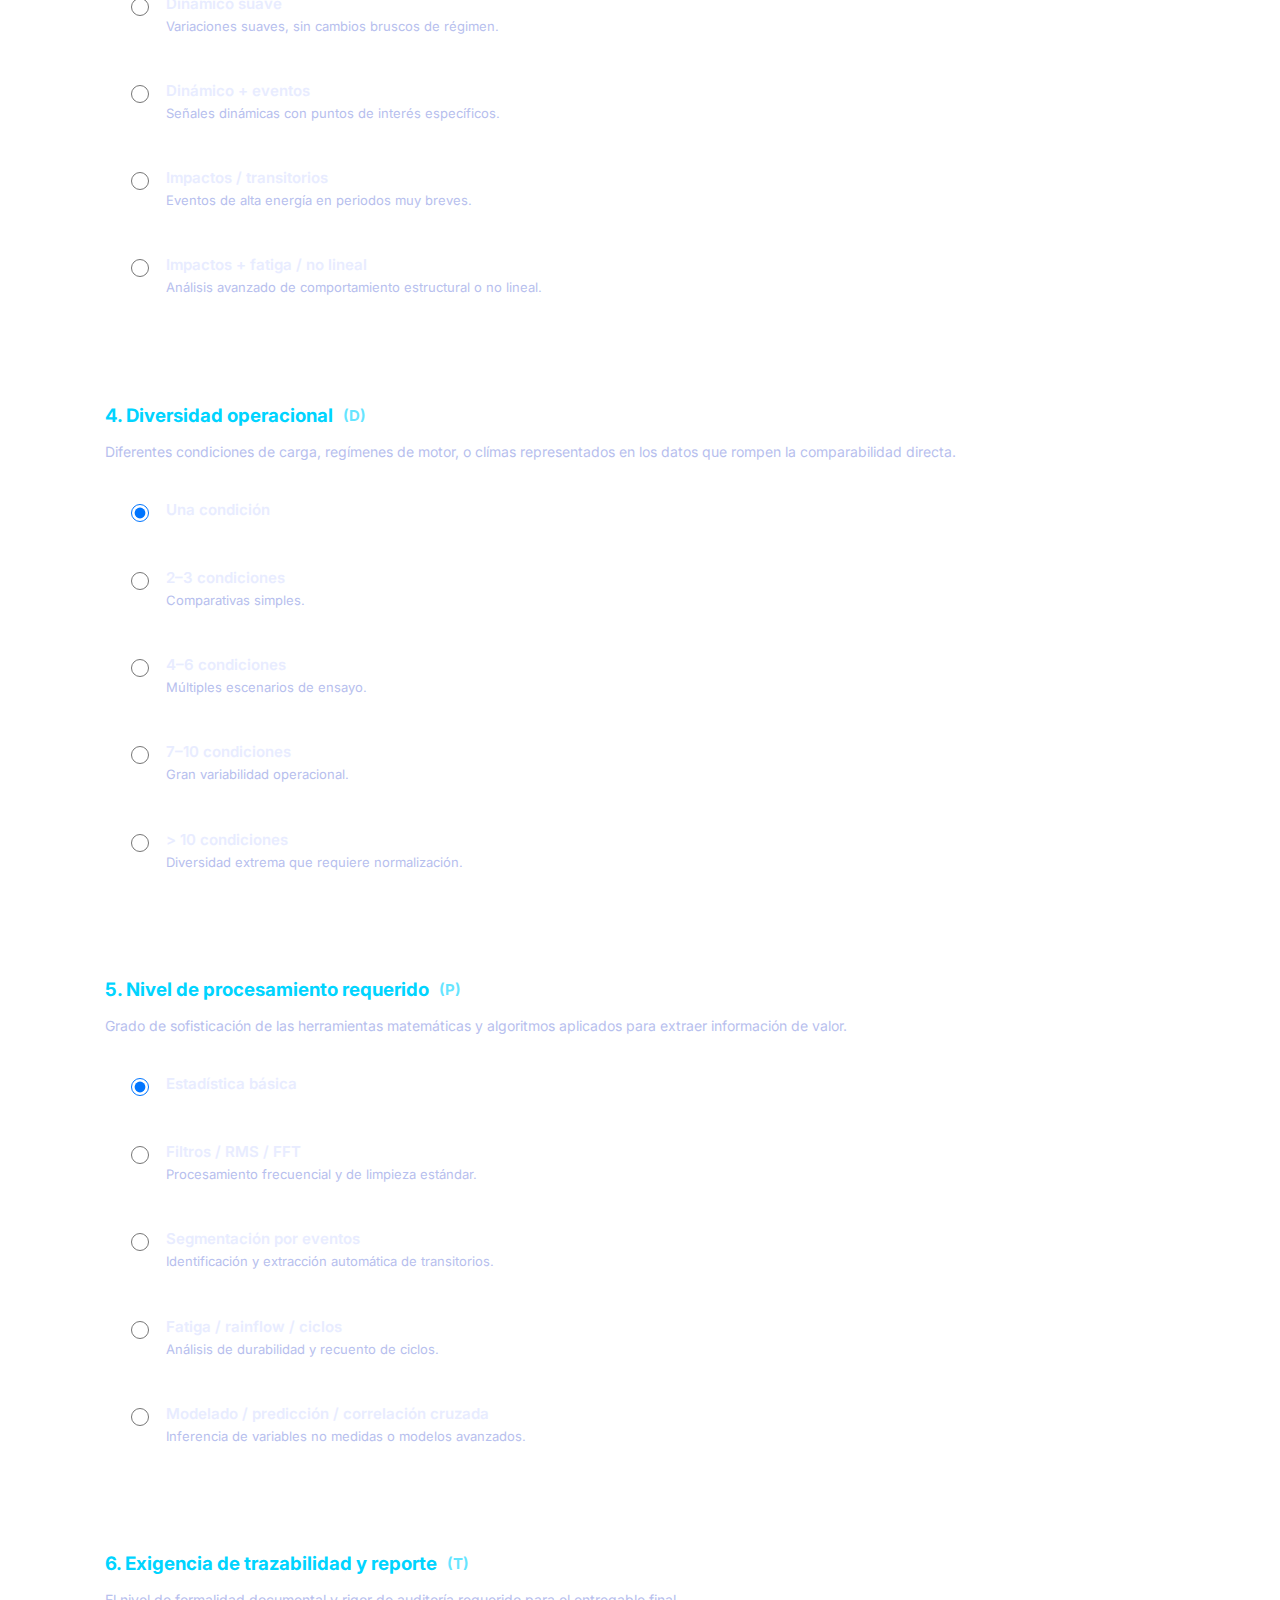
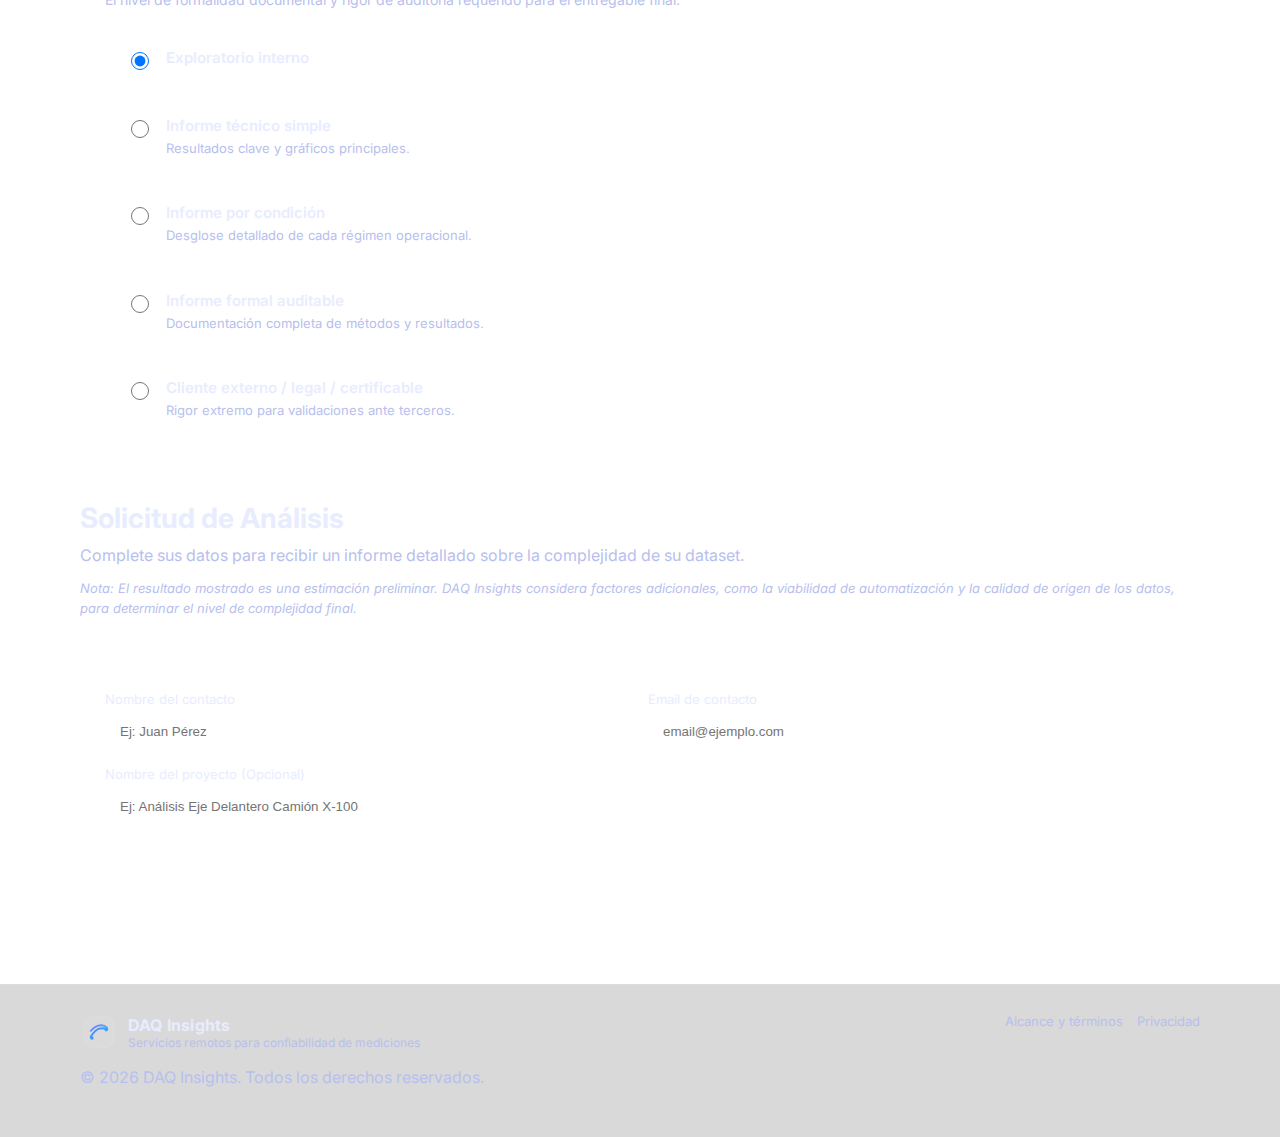
<file: cotizacion.html>
<!doctype html>
<html lang="es">

<head>
  <meta charset="utf-8" />
  <meta name="viewport" content="width=device-width, initial-scale=1" />
  <meta name="description"
    content="Herramienta de precotización basada en el Índice de Complejidad DAQ." />
  <title>Análisis de Complejidad | DAQ Insights</title>
  <link rel="icon" href="assets/favicon.svg" type="image/svg+xml" />
  <link rel="preconnect" href="https://fonts.googleapis.com">
  <link rel="preconnect" href="https://fonts.gstatic.com" crossorigin>
  <link href="https://fonts.googleapis.com/css2?family=Inter:wght@400;500;600;700&display=swap" rel="stylesheet">
  <link rel="stylesheet" href="styles.css" />
  <style>
    .quote-form {
      margin-top: 40px;
    }
    .dimension {
      margin-bottom: 40px;
      padding: 24px;
      border: 1px solid var(--line);
      border-radius: 22px;
      background: rgba(255, 255, 255, 0.03);
    }
    .dimension h3 {
      margin: 0 0 10px;
      color: var(--brand2);
      display: flex;
      align-items: center;
      gap: 10px;
    }
    .dimension h3 span {
      font-size: 0.8em;
      opacity: 0.6;
    }
    .dimension p {
      color: var(--muted);
      font-size: 14px;
      margin-bottom: 20px;
      line-height: 1.6;
    }
    .options {
      display: grid;
      gap: 12px;
    }
    .option {
      display: grid;
      grid-template-columns: 24px 1fr;
      align-items: start;
      gap: 16px;
      padding: 16px 20px;
      border-radius: 16px;
      border: 1px solid var(--line);
      background: rgba(255, 255, 255, 0.02);
      cursor: pointer;
      transition: all 0.2s ease;
      text-align: left;
    }
    .option:hover {
      background: rgba(255, 255, 255, 0.05);
      border-color: rgba(255, 255, 255, 0.2);
    }
    .option input {
      margin-top: 4px;
      cursor: pointer;
      width: 18px;
      height: 18px;
    }
    .option__text {
      font-size: 15px;
      font-weight: 600;
      display: block;
      color: var(--text);
    }
    .option__desc {
      display: block;
      font-size: 13px;
      color: var(--muted);
      margin-top: 4px;
      line-height: 1.4;
    }
    .results-panel {
      position: sticky;
      bottom: 20px;
      background: var(--card);
      border: 1px solid var(--brand);
      padding: 24px;
      border-radius: 22px;
      box-shadow: 0 10px 40px rgba(0,0,0,0.5);
      z-index: 100;
      display: flex;
      flex-wrap: wrap;
      justify-content: space-between;
      align-items: center;
      gap: 20px;
    }
    .results-data {
      display: flex;
      gap: 30px;
    }
    .result-item {
      display: flex;
      flex-direction: column;
    }
    .result-label {
      font-size: 12px;
      color: var(--muted);
      text-transform: uppercase;
      letter-spacing: 1px;
    }
    .result-value {
      font-size: 24px;
      font-weight: 800;
      color: var(--brand2);
    }
    .p0-input {
      display: flex;
      align-items: center;
      gap: 10px;
      margin-bottom: 20px;
    }
    .p0-input input {
      background: rgba(255,255,255,0.05);
      border: 1px solid var(--line);
      color: var(--text);
      padding: 8px 12px;
      border-radius: 8px;
      width: 100px;
      font-weight: 700;
    }
    .contact-info {
      display: grid;
      grid-template-columns: 1fr 1fr;
      gap: 16px;
      margin-top: 30px;
    }
    .contact-info label {
      display: flex;
      flex-direction: column;
      gap: 6px;
      font-size: 13px;
    }
    .contact-info input {
      background: rgba(255,255,255,0.05);
      border: 1px solid var(--line);
      color: var(--text);
      padding: 10px 14px;
      border-radius: 12px;
    }
    .full-width {
      grid-column: span 2;
    }
    @media (max-width: 600px) {
      .contact-info {
        grid-template-columns: 1fr;
      }
      .results-panel .btn {
      padding: 16px 32px;
      font-size: 16px;
      min-width: 200px;
    }
  </style>
</head>

<body>
  <a class="skip" href="#contenido">Saltar al contenido</a>

  <header class="topbar">
    <div class="container topbar__inner">
      <div class="brand">
        <a href="index.html" style="display: flex; align-items: center; gap: 10px;">
          <img src="assets/logo.svg" alt="DAQ Insights" class="brand__logo" />
          <div class="brand__text">
            <div class="brand__name">DAQ Insights</div>
            <div class="brand__tag">Confiabilidad de mediciones • Datos de ensayo • Post‑procesamiento</div>
          </div>
        </a>
      </div>

      <nav class="nav" aria-label="Principal">
        <button class="nav__toggle" aria-expanded="false" aria-controls="navMenu">
          <span class="nav__toggleBars" aria-hidden="true"></span>
          <span class="sr">Menú</span>
        </button>
        <div id="navMenu" class="nav__menu">
          <a href="index.html#servicio">Servicio</a>
          <a href="index.html#paquetes">Paquetes</a>
          <a href="index.html#proceso">Proceso</a>
          <a href="index.html#entregables">Entregables</a>
          <a href="index.html#precios">Precios</a>
          <a href="cotizacion.html" style="color: var(--brand2); font-weight: 700;">Análisis IC‑DAQ</a>
          <a class="btn btn--sm" href="index.html#contacto">Contacto</a>
        </div>
      </nav>
    </div>
  </header>

  <main id="contenido" class="container narrow">
    <div class="section__head" style="margin-top: 60px;">
      <h2>Calculador de Complejidad DAQ</h2>
      <p class="lead">
        Determine el nivel de complejidad técnica de su proyecto basado en el <strong>Índice de Complejidad DAQ (IC-DAQ)</strong>.
      </p>
    </div>

    <form id="quoteForm" class="quote-form">
      <!-- 1. Volumen -->
      <div class="dimension">
        <h3>1. Volumen de datos <span>(V)</span></h3>
        <p>Cantidad total de registros capturados en el ensayo. Se calcula como la sumatoria de [columnas × filas × archivos] de cada tipo de dataset. Este factor determina los recursos computacionales y el tiempo de procesamiento de señal requeridos.</p>
        <div class="options">
          <label class="option">
            <input type="radio" name="V" value="0" checked>
            <span class="option__text">&lt; 1 millón de registros totales</span>
          </label>
          <label class="option">
            <input type="radio" name="V" value="1">
            <div class="option__content">
              <span class="option__text">1 – 10 millones</span>
              <span class="option__desc">Escala típica de ensayos de corta duración o baja frecuencia.</span>
            </div>
          </label>
          <label class="option">
            <input type="radio" name="V" value="2">
            <div class="option__content">
              <span class="option__text">10 – 100 millones</span>
              <span class="option__desc">Volúmenes considerables que requieren optimización de carga.</span>
            </div>
          </label>
          <label class="option">
            <input type="radio" name="V" value="3">
            <div class="option__content">
              <span class="option__text">100 – 500 millones</span>
              <span class="option__desc">Gran cantidad de datos, análisis por segmentos necesario.</span>
            </div>
          </label>
          <label class="option">
            <input type="radio" name="V" value="4">
            <div class="option__content">
              <span class="option__text">&gt; 500 millones</span>
              <span class="option__desc">Big Data DAQ. Requiere alta especialización técnica.</span>
            </div>
          </label>
        </div>
      </div>

      <!-- 2. Fragmentación -->
      <div class="dimension">
        <h3>2. Fragmentación del dataset <span>(F)</span></h3>
        <p>Número de archivos o datasets independientes que deben ser gestionados, unificados y correlacionados metodológicamente.</p>
        <div class="options">
          <label class="option">
            <input type="radio" name="F" value="0" checked>
            <span class="option__text">1–2 datasets homogéneos</span>
          </label>
          <label class="option">
            <input type="radio" name="F" value="1">
            <div class="option__content">
              <span class="option__text">3–5 datasets</span>
              <span class="option__desc">Gestión manual simple de archivos.</span>
            </div>
          </label>
          <label class="option">
            <input type="radio" name="F" value="2">
            <div class="option__content">
              <span class="option__text">6–10 datasets</span>
              <span class="option__desc">Requiere pre-procesamiento de unificación.</span>
            </div>
          </label>
          <label class="option">
            <input type="radio" name="F" value="3">
            <div class="option__content">
              <span class="option__text">11–25 datasets</span>
              <span class="option__desc">Alta fragmentación operativa.</span>
            </div>
          </label>
          <label class="option">
            <input type="radio" name="F" value="4">
            <div class="option__content">
              <span class="option__text">&gt; 25 datasets / etapas</span>
              <span class="option__desc">Complejidad metodológica crítica.</span>
            </div>
          </label>
        </div>
      </div>

      <!-- 3. Fenómeno Físico -->
      <div class="dimension">
        <h3>3. Complejidad del fenómeno físico <span>(C)</span></h3>
        <p>Naturaleza de la señal y los eventos a analizar. La dinámica de la señal define el rigor matemático necesario.</p>
        <div class="options">
          <label class="option">
            <input type="radio" name="C" value="0" checked>
            <span class="option__text">Cuasi-estático / lento</span>
          </label>
          <label class="option">
            <input type="radio" name="C" value="1">
            <div class="option__content">
              <span class="option__text">Dinámico suave</span>
              <span class="option__desc">Variaciones suaves, sin cambios bruscos de régimen.</span>
            </div>
          </label>
          <label class="option">
            <input type="radio" name="C" value="2">
            <div class="option__content">
              <span class="option__text">Dinámico + eventos</span>
              <span class="option__desc">Señales dinámicas con puntos de interés específicos.</span>
            </div>
          </label>
          <label class="option">
            <input type="radio" name="C" value="3">
            <div class="option__content">
              <span class="option__text">Impactos / transitorios</span>
              <span class="option__desc">Eventos de alta energía en periodos muy breves.</span>
            </div>
          </label>
          <label class="option">
            <input type="radio" name="C" value="4">
            <div class="option__content">
              <span class="option__text">Impactos + fatiga / no lineal</span>
              <span class="option__desc">Análisis avanzado de comportamiento estructural o no lineal.</span>
            </div>
          </label>
        </div>
      </div>

      <!-- 4. Diversidad Operacional -->
      <div class="dimension">
        <h3>4. Diversidad operacional <span>(D)</span></h3>
        <p>Diferentes condiciones de carga, regímenes de motor, o clímas representados en los datos que rompen la comparabilidad directa.</p>
        <div class="options">
          <label class="option">
            <input type="radio" name="D" value="0" checked>
            <span class="option__text">Una condición</span>
          </label>
          <label class="option">
            <input type="radio" name="D" value="1">
            <div class="option__content">
              <span class="option__text">2–3 condiciones</span>
              <span class="option__desc">Comparativas simples.</span>
            </div>
          </label>
          <label class="option">
            <input type="radio" name="D" value="2">
            <div class="option__content">
              <span class="option__text">4–6 condiciones</span>
              <span class="option__desc">Múltiples escenarios de ensayo.</span>
            </div>
          </label>
          <label class="option">
            <input type="radio" name="D" value="3">
            <div class="option__content">
              <span class="option__text">7–10 condiciones</span>
              <span class="option__desc">Gran variabilidad operacional.</span>
            </div>
          </label>
          <label class="option">
            <input type="radio" name="D" value="4">
            <div class="option__content">
              <span class="option__text">&gt; 10 condiciones</span>
              <span class="option__desc">Diversidad extrema que requiere normalización.</span>
            </div>
          </label>
        </div>
      </div>

      <!-- 5. Procesamiento -->
      <div class="dimension">
        <h3>5. Nivel de procesamiento requerido <span>(P)</span></h3>
        <p>Grado de sofisticación de las herramientas matemáticas y algoritmos aplicados para extraer información de valor.</p>
        <div class="options">
          <label class="option">
            <input type="radio" name="P" value="0" checked>
            <span class="option__text">Estadística básica</span>
          </label>
          <label class="option">
            <input type="radio" name="P" value="1">
            <div class="option__content">
              <span class="option__text">Filtros / RMS / FFT</span>
              <span class="option__desc">Procesamiento frecuencial y de limpieza estándar.</span>
            </div>
          </label>
          <label class="option">
            <input type="radio" name="P" value="2">
            <div class="option__content">
              <span class="option__text">Segmentación por eventos</span>
              <span class="option__desc">Identificación y extracción automática de transitorios.</span>
            </div>
          </label>
          <label class="option">
            <input type="radio" name="P" value="3">
            <div class="option__content">
              <span class="option__text">Fatiga / rainflow / ciclos</span>
              <span class="option__desc">Análisis de durabilidad y recuento de ciclos.</span>
            </div>
          </label>
          <label class="option">
            <input type="radio" name="P" value="4">
            <div class="option__content">
              <span class="option__text">Modelado / predicción / correlación cruzada</span>
              <span class="option__desc">Inferencia de variables no medidas o modelos avanzados.</span>
            </div>
          </label>
        </div>
      </div>

      <!-- 6. Trazabilidad -->
      <div class="dimension">
        <h3>6. Exigencia de trazabilidad y reporte <span>(T)</span></h3>
        <p>El nivel de formalidad documental y rigor de auditoría requerido para el entregable final.</p>
        <div class="options">
          <label class="option">
            <input type="radio" name="T" value="0" checked>
            <span class="option__text">Exploratorio interno</span>
          </label>
          <label class="option">
            <input type="radio" name="T" value="1">
            <div class="option__content">
              <span class="option__text">Informe técnico simple</span>
              <span class="option__desc">Resultados clave y gráficos principales.</span>
            </div>
          </label>
          <label class="option">
            <input type="radio" name="T" value="2">
            <div class="option__content">
              <span class="option__text">Informe por condición</span>
              <span class="option__desc">Desglose detallado de cada régimen operacional.</span>
            </div>
          </label>
          <label class="option">
            <input type="radio" name="T" value="3">
            <div class="option__content">
              <span class="option__text">Informe formal auditable</span>
              <span class="option__desc">Documentación completa de métodos y resultados.</span>
            </div>
          </label>
          <label class="option">
            <input type="radio" name="T" value="4">
            <div class="option__content">
              <span class="option__text">Cliente externo / legal / certificable</span>
              <span class="option__desc">Rigor extremo para validaciones ante terceros.</span>
            </div>
          </label>
        </div>
      </div>

      <div class="section__head">
        <h2>Solicitud de Análisis</h2>
        <p>Complete sus datos para recibir un informe detallado sobre la complejidad de su dataset.</p>
        <p class="muted" style="font-size: 13px; margin-top: 10px;">
          <em>Nota: El resultado mostrado es una estimación preliminar. DAQ Insights considera factores adicionales, como la viabilidad de automatización y la calidad de origen de los datos, para determinar el nivel de complejidad final.</em>
        </p>
      </div>

      <div class="dimension">
        <div class="contact-info">
          <label>
            Nombre del contacto
            <input type="text" id="client_name" required placeholder="Ej: Juan Pérez">
          </label>
          <label>
            Email de contacto
            <input type="email" id="client_email" required placeholder="email@ejemplo.com">
          </label>
          <label class="full-width">
            Nombre del proyecto (Opcional)
            <input type="text" id="project_name" placeholder="Ej: Análisis Eje Delantero Camión X-100">
          </label>
        </div>
      </div>

      <div class="results-panel">
        <div class="results-data">
          <div class="result-item">
            <span class="result-label">IC-DAQ</span>
            <span id="ic_daq_value" class="result-value">0</span>
          </div>
          <div class="result-item">
            <span class="result-label">Nivel</span>
            <span id="level_value" class="result-value">L0</span>
          </div>
        </div>
        <div style="display: flex; gap: 10px;">
          <button type="button" id="copyBtn" class="btn btn--ghost" title="Copiar resumen para pegar en Gmail/Webmail">Copiar Datos</button>
          <button type="submit" class="btn">Enviar Solicitud</button>
        </div>
      </div>
    </form>
  </main>

  <footer class="footer">
    <div class="container footer__grid">
      <div>
        <div class="brand brand--footer">
          <img src="assets/logo.svg" alt="DAQ Insights" class="brand__logo" />
          <div class="brand__text">
            <div class="brand__name">DAQ Insights</div>
            <div class="brand__tag">Servicios remotos para confiabilidad de mediciones</div>
          </div>
        </div>
        <p class="muted">© <span id="year"></span> DAQ Insights. Todos los derechos reservados.</p>
      </div>
      <div class="footer__links">
        <a href="legal.html">Alcance y términos</a>
        <a href="privacy.html">Privacidad</a>
      </div>
    </div>
  </footer>

  <script src="script.js"></script>
  <script>
    (function () {
      const form = document.getElementById('quoteForm');
      const icDaqDisplay = document.getElementById('ic_daq_value');
      const levelDisplay = document.getElementById('level_value');

      const levels = [
        { id: 'L0', min: 0, max: 4, name: 'Trivial' },
        { id: 'L1', min: 5, max: 8, name: 'Básico' },
        { id: 'L2', min: 9, max: 12, name: 'Intermedio' },
        { id: 'L3', min: 13, max: 16, name: 'Avanzado' },
        { id: 'L4', min: 17, max: 20, name: 'Complejo' },
        { id: 'L5', min: 21, max: 24, name: 'Crítico / Experto' }
      ];

      function calculate() {
        const formData = new FormData(form);
        let icDaq = 0;
        ['V', 'F', 'C', 'D', 'P', 'T'].forEach(dim => {
          icDaq += parseInt(formData.get(dim) || 0);
        });

        const maxScore = 24; // 6 dimensiones * 4 puntos máx
        const percentage = Math.round((icDaq / maxScore) * 100);
        icDaqDisplay.textContent = `${percentage}%`;

        const level = levels.find(l => icDaq >= l.min && icDaq <= l.max) || levels[0];
        levelDisplay.textContent = level.id;
        levelDisplay.title = level.name;
      }

      form.addEventListener('change', calculate);

      function getBodyText() {
        const formData = new FormData(form);
        const name = document.getElementById('client_name').value.trim();
        const email = document.getElementById('client_email').value.trim();
        const project = document.getElementById('project_name').value.trim();
        const icDaqPercent = icDaqDisplay.textContent;
        const level = levelDisplay.textContent;

        let selectionsText = "";
        let icDaqRaw = 0;
        ['V', 'F', 'C', 'D', 'P', 'T'].forEach(dim => {
          const val = formData.get(dim);
          icDaqRaw += parseInt(val || 0);
          const radio = form.querySelector(`input[name="${dim}"][value="${val}"]`);
          if (radio) {
            const labelEl = radio.closest('.option').querySelector('.option__text');
            const labelText = labelEl ? labelEl.textContent.trim() : val;
            selectionsText += `- ${dim}: ${val} (${labelText})\n`;
          }
        });

        return `Solicitud de Análisis Técnico\n\n` +
          `DATOS DEL CLIENTE:\n` +
          `- Nombre: ${name || '(no ingresado)'}\n` +
          `- Email: ${email || '(no ingresado)'}\n` +
          `- Proyecto: ${project || 'No especificado'}\n\n` +
          `RESULTADOS DEL ÍNDICE IC-DAQ:\n` +
          `- Complejidad (Porcentaje): ${icDaqPercent}\n` +
          `- Nivel de Complejidad: ${level} (Puntaje base: ${icDaqRaw}/24)\n\n` +
          `DETALLE DE DIMENSIONES:\n` +
          selectionsText +
          `\n--\nGenerado desde la herramienta de Análisis IC-DAQ de DAQ Insights.`;
      }

      document.getElementById('copyBtn').addEventListener('click', () => {
        const text = getBodyText();
        navigator.clipboard.writeText(text).then(() => {
          const originalText = document.getElementById('copyBtn').innerText;
          document.getElementById('copyBtn').innerText = '¡Copiado!';
          setTimeout(() => { document.getElementById('copyBtn').innerText = originalText; }, 2000);
        }).catch(err => {
          alert('Error al copiar: ' + err);
        });
      });

      form.addEventListener('submit', (e) => {
        e.preventDefault();
        
        const name = document.getElementById('client_name').value.trim();
        const email = document.getElementById('client_email').value.trim();
        const project = document.getElementById('project_name').value.trim();
        
        if (!name || !email) {
          alert('Por favor complete su nombre y email para generar la solicitud.');
          return;
        }

        calculate();
        const bodyText = getBodyText();
        const subject = `[DAQ Insights] Análisis de Complejidad — ${project || 'Nuevo Proyecto'}`;
        const mailtoUrl = `mailto:zedlavolecram@gmail.com?subject=${encodeURIComponent(subject)}&body=${encodeURIComponent(bodyText)}`;
        
        window.location.href = mailtoUrl;
      });

      // Initial calc
      calculate();
    })();
  </script>
</body>

</html>
</file>
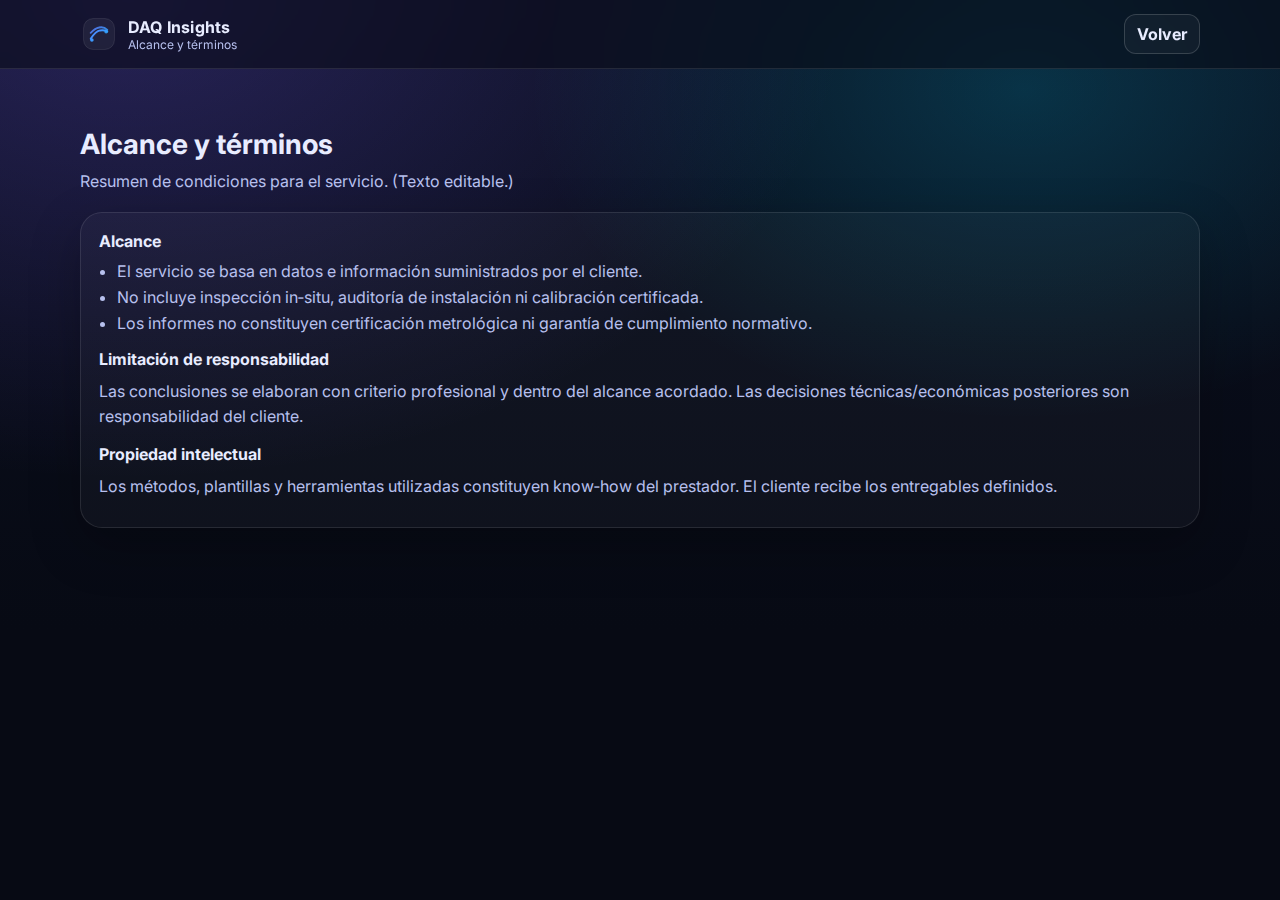
<file: legal.html>
<!doctype html>
<html lang="es">
<head>
  <meta charset="utf-8" />
  <meta name="viewport" content="width=device-width, initial-scale=1" />
  <title>DAQ Insights | Alcance y términos</title>
  <link rel="preconnect" href="https://fonts.googleapis.com">
  <link rel="preconnect" href="https://fonts.gstatic.com" crossorigin>
  <link href="https://fonts.googleapis.com/css2?family=Inter:wght@400;500;600;700&display=swap" rel="stylesheet">
  <link rel="stylesheet" href="styles.css" />
</head>
<body>
  <header class="topbar">
    <div class="container topbar__inner">
      <div class="brand">
        <img src="assets/logo.svg" alt="DAQ Insights" class="brand__logo" />
        <div class="brand__text">
          <div class="brand__name">DAQ Insights</div>
          <div class="brand__tag">Alcance y términos</div>
        </div>
      </div>
      <nav class="nav"><a class="btn btn--sm btn--ghost" href="index.html">Volver</a></nav>
    </div>
  </header>

  <main class="section">
    <div class="container">
      <div class="section__head">
        <h2>Alcance y términos</h2>
        <p>Resumen de condiciones para el servicio. (Texto editable.)</p>
      </div>

      <div class="card">
        <h3>Alcance</h3>
        <ul class="bullets">
          <li>El servicio se basa en datos e información suministrados por el cliente.</li>
          <li>No incluye inspección in‑situ, auditoría de instalación ni calibración certificada.</li>
          <li>Los informes no constituyen certificación metrológica ni garantía de cumplimiento normativo.</li>
        </ul>

        <h3 style="margin-top:16px">Limitación de responsabilidad</h3>
        <p class="muted">
          Las conclusiones se elaboran con criterio profesional y dentro del alcance acordado. Las decisiones técnicas/económicas posteriores
          son responsabilidad del cliente.
        </p>

        <h3 style="margin-top:16px">Propiedad intelectual</h3>
        <p class="muted">Los métodos, plantillas y herramientas utilizadas constituyen know‑how del prestador. El cliente recibe los entregables definidos.</p>
      </div>
    </div>
  </main>

  <script src="script.js"></script>
</body>
</html>
</file>
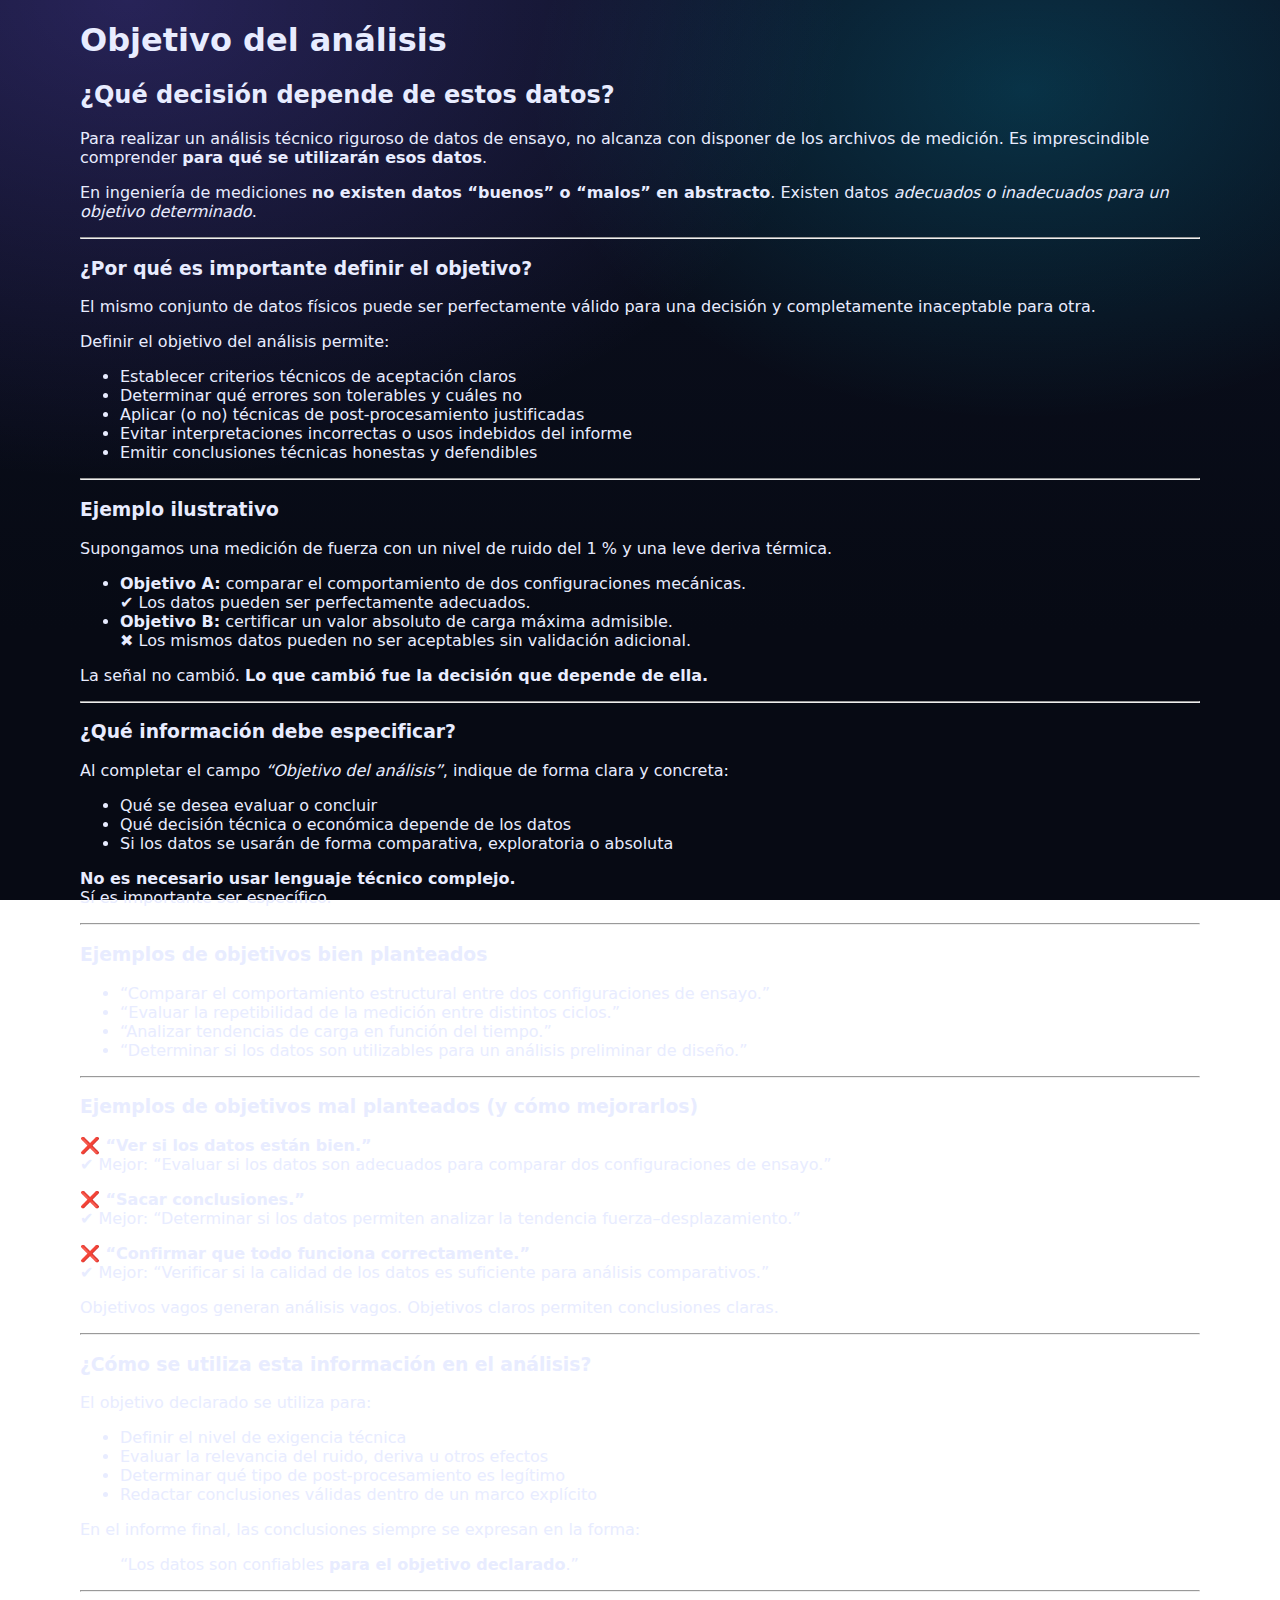
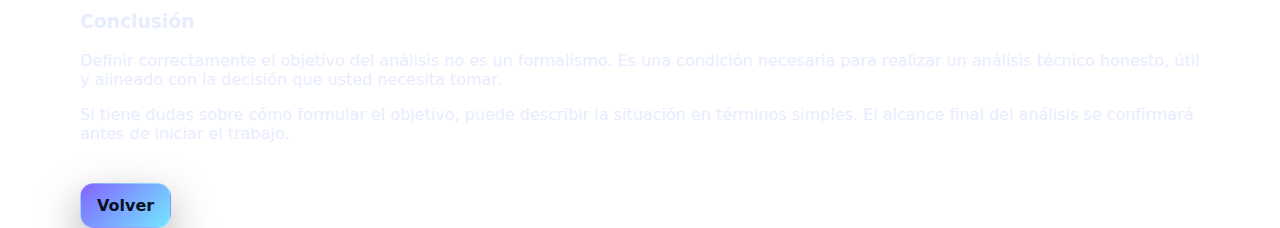
<file: objetivo.html>
<!DOCTYPE html>
<html lang="es">
<head>
  <meta charset="UTF-8">
  <title>Objetivo del Análisis – DAQ Insight</title>
  <meta name="viewport" content="width=device-width, initial-scale=1.0">
  <link rel="stylesheet" href="styles.css">
</head>

<body>

<main class="container narrow">

  <h1>Objetivo del análisis</h1>
  <h2>¿Qué decisión depende de estos datos?</h2>

  <p>
    Para realizar un análisis técnico riguroso de datos de ensayo, no alcanza con disponer de los archivos de medición.
    Es imprescindible comprender <strong>para qué se utilizarán esos datos</strong>.
  </p>

  <p>
    En ingeniería de mediciones <strong>no existen datos “buenos” o “malos” en abstracto</strong>.
    Existen datos <em>adecuados o inadecuados para un objetivo determinado</em>.
  </p>

  <hr>

  <h3>¿Por qué es importante definir el objetivo?</h3>

  <p>
    El mismo conjunto de datos físicos puede ser perfectamente válido para una decisión
    y completamente inaceptable para otra.
  </p>

  <p>Definir el objetivo del análisis permite:</p>

  <ul>
    <li>Establecer criterios técnicos de aceptación claros</li>
    <li>Determinar qué errores son tolerables y cuáles no</li>
    <li>Aplicar (o no) técnicas de post-procesamiento justificadas</li>
    <li>Evitar interpretaciones incorrectas o usos indebidos del informe</li>
    <li>Emitir conclusiones técnicas honestas y defendibles</li>
  </ul>

  <hr>

  <h3>Ejemplo ilustrativo</h3>

  <p>
    Supongamos una medición de fuerza con un nivel de ruido del 1 % y una leve deriva térmica.
  </p>

  <ul>
    <li>
      <strong>Objetivo A:</strong> comparar el comportamiento de dos configuraciones mecánicas.<br>
      ✔ Los datos pueden ser perfectamente adecuados.
    </li>
    <li>
      <strong>Objetivo B:</strong> certificar un valor absoluto de carga máxima admisible.<br>
      ✖ Los mismos datos pueden no ser aceptables sin validación adicional.
    </li>
  </ul>

  <p>
    La señal no cambió.  
    <strong>Lo que cambió fue la decisión que depende de ella.</strong>
  </p>

  <hr>

  <h3>¿Qué información debe especificar?</h3>

  <p>
    Al completar el campo <em>“Objetivo del análisis”</em>, indique de forma clara y concreta:
  </p>

  <ul>
    <li>Qué se desea evaluar o concluir</li>
    <li>Qué decisión técnica o económica depende de los datos</li>
    <li>Si los datos se usarán de forma comparativa, exploratoria o absoluta</li>
  </ul>

  <p><strong>No es necesario usar lenguaje técnico complejo.</strong><br>
  Sí es importante ser específico.</p>

  <hr>

  <h3>Ejemplos de objetivos bien planteados</h3>

  <ul>
    <li>“Comparar el comportamiento estructural entre dos configuraciones de ensayo.”</li>
    <li>“Evaluar la repetibilidad de la medición entre distintos ciclos.”</li>
    <li>“Analizar tendencias de carga en función del tiempo.”</li>
    <li>“Determinar si los datos son utilizables para un análisis preliminar de diseño.”</li>
  </ul>

  <hr>

  <h3>Ejemplos de objetivos mal planteados (y cómo mejorarlos)</h3>

  <p><strong>❌ “Ver si los datos están bien.”</strong><br>
  ✔ Mejor: “Evaluar si los datos son adecuados para comparar dos configuraciones de ensayo.”</p>

  <p><strong>❌ “Sacar conclusiones.”</strong><br>
  ✔ Mejor: “Determinar si los datos permiten analizar la tendencia fuerza–desplazamiento.”</p>

  <p><strong>❌ “Confirmar que todo funciona correctamente.”</strong><br>
  ✔ Mejor: “Verificar si la calidad de los datos es suficiente para análisis comparativos.”</p>

  <p>
    Objetivos vagos generan análisis vagos.  
    Objetivos claros permiten conclusiones claras.
  </p>

  <hr>

  <h3>¿Cómo se utiliza esta información en el análisis?</h3>

  <p>
    El objetivo declarado se utiliza para:
  </p>

  <ul>
    <li>Definir el nivel de exigencia técnica</li>
    <li>Evaluar la relevancia del ruido, deriva u otros efectos</li>
    <li>Determinar qué tipo de post-procesamiento es legítimo</li>
    <li>Redactar conclusiones válidas dentro de un marco explícito</li>
  </ul>

  <p>
    En el informe final, las conclusiones siempre se expresan en la forma:
  </p>

  <blockquote>
    “Los datos son confiables <strong>para el objetivo declarado</strong>.”
  </blockquote>

  <hr>

  <h3>Conclusión</h3>

  <p>
    Definir correctamente el objetivo del análisis no es un formalismo.
    Es una condición necesaria para realizar un análisis técnico honesto,
    útil y alineado con la decisión que usted necesita tomar.
  </p>

  <p>
    Si tiene dudas sobre cómo formular el objetivo, puede describir la situación en términos simples.
    El alcance final del análisis se confirmará antes de iniciar el trabajo.
  </p>

  <div style="margin-top: 40px; margin-bottom: 40px;">
    <a href="index.html" class="btn">Volver</a>
  </div>

</main>

</body>
</html>
</file>
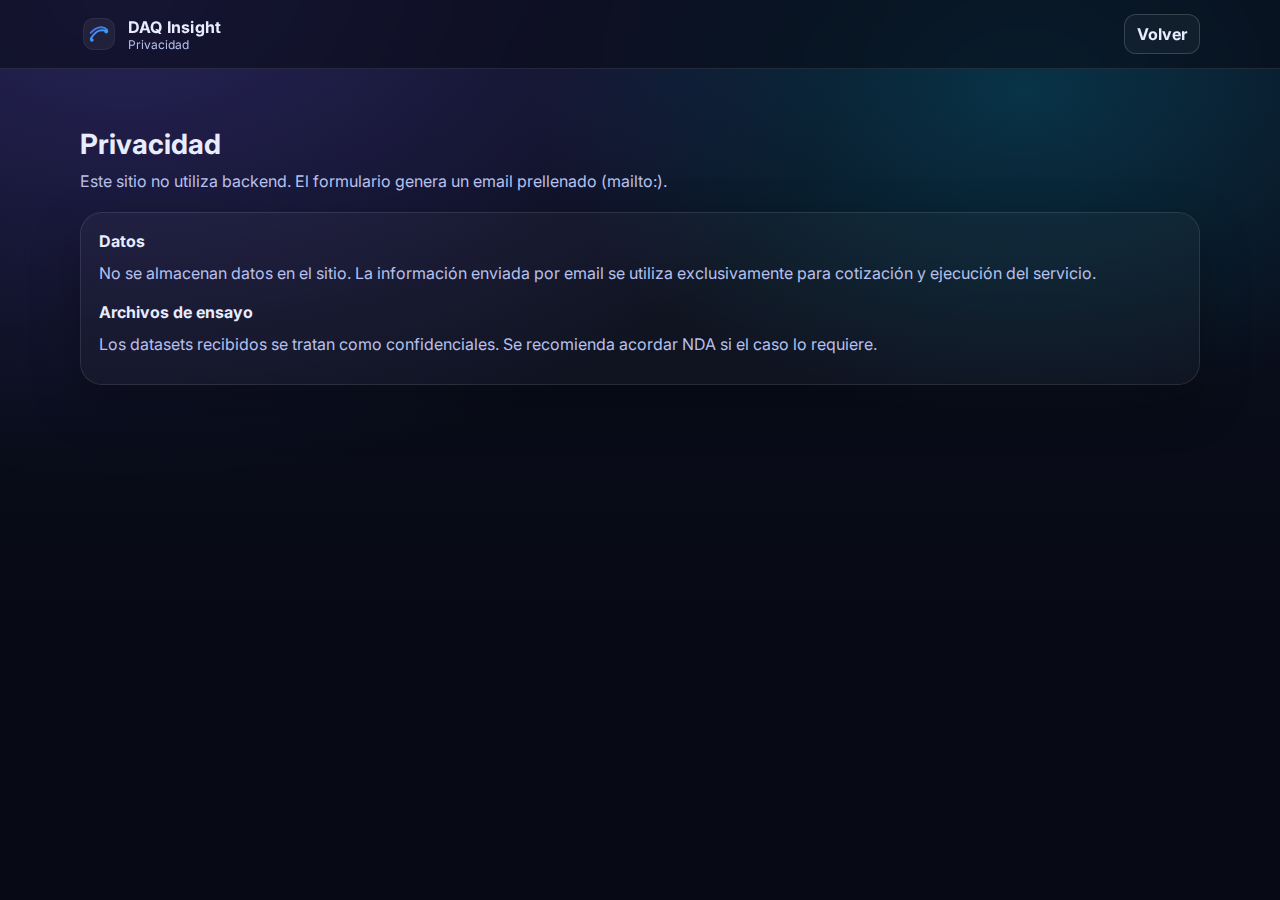
<file: privacy.html>
<!doctype html>
<html lang="es">
<head>
  <meta charset="utf-8" />
  <meta name="viewport" content="width=device-width, initial-scale=1" />
  <title>DAQ Insight | Privacidad</title>
  <link rel="preconnect" href="https://fonts.googleapis.com">
  <link rel="preconnect" href="https://fonts.gstatic.com" crossorigin>
  <link href="https://fonts.googleapis.com/css2?family=Inter:wght@400;500;600;700&display=swap" rel="stylesheet">
  <link rel="stylesheet" href="styles.css" />
</head>
<body>
  <header class="topbar">
    <div class="container topbar__inner">
      <div class="brand">
        <img src="assets/logo.svg" alt="DAQ Insight" class="brand__logo" />
        <div class="brand__text">
          <div class="brand__name">DAQ Insight</div>
          <div class="brand__tag">Privacidad</div>
        </div>
      </div>
      <nav class="nav"><a class="btn btn--sm btn--ghost" href="index.html">Volver</a></nav>
    </div>
  </header>

  <main class="section">
    <div class="container">
      <div class="section__head">
        <h2>Privacidad</h2>
        <p>Este sitio no utiliza backend. El formulario genera un email prellenado (mailto:).</p>
      </div>

      <div class="card">
        <h3>Datos</h3>
        <p class="muted">No se almacenan datos en el sitio. La información enviada por email se utiliza exclusivamente para cotización y ejecución del servicio.</p>
        <h3 style="margin-top:16px">Archivos de ensayo</h3>
        <p class="muted">Los datasets recibidos se tratan como confidenciales. Se recomienda acordar NDA si el caso lo requiere.</p>
      </div>
    </div>
  </main>

  <script src="script.js"></script>
</body>
</html>
</file>
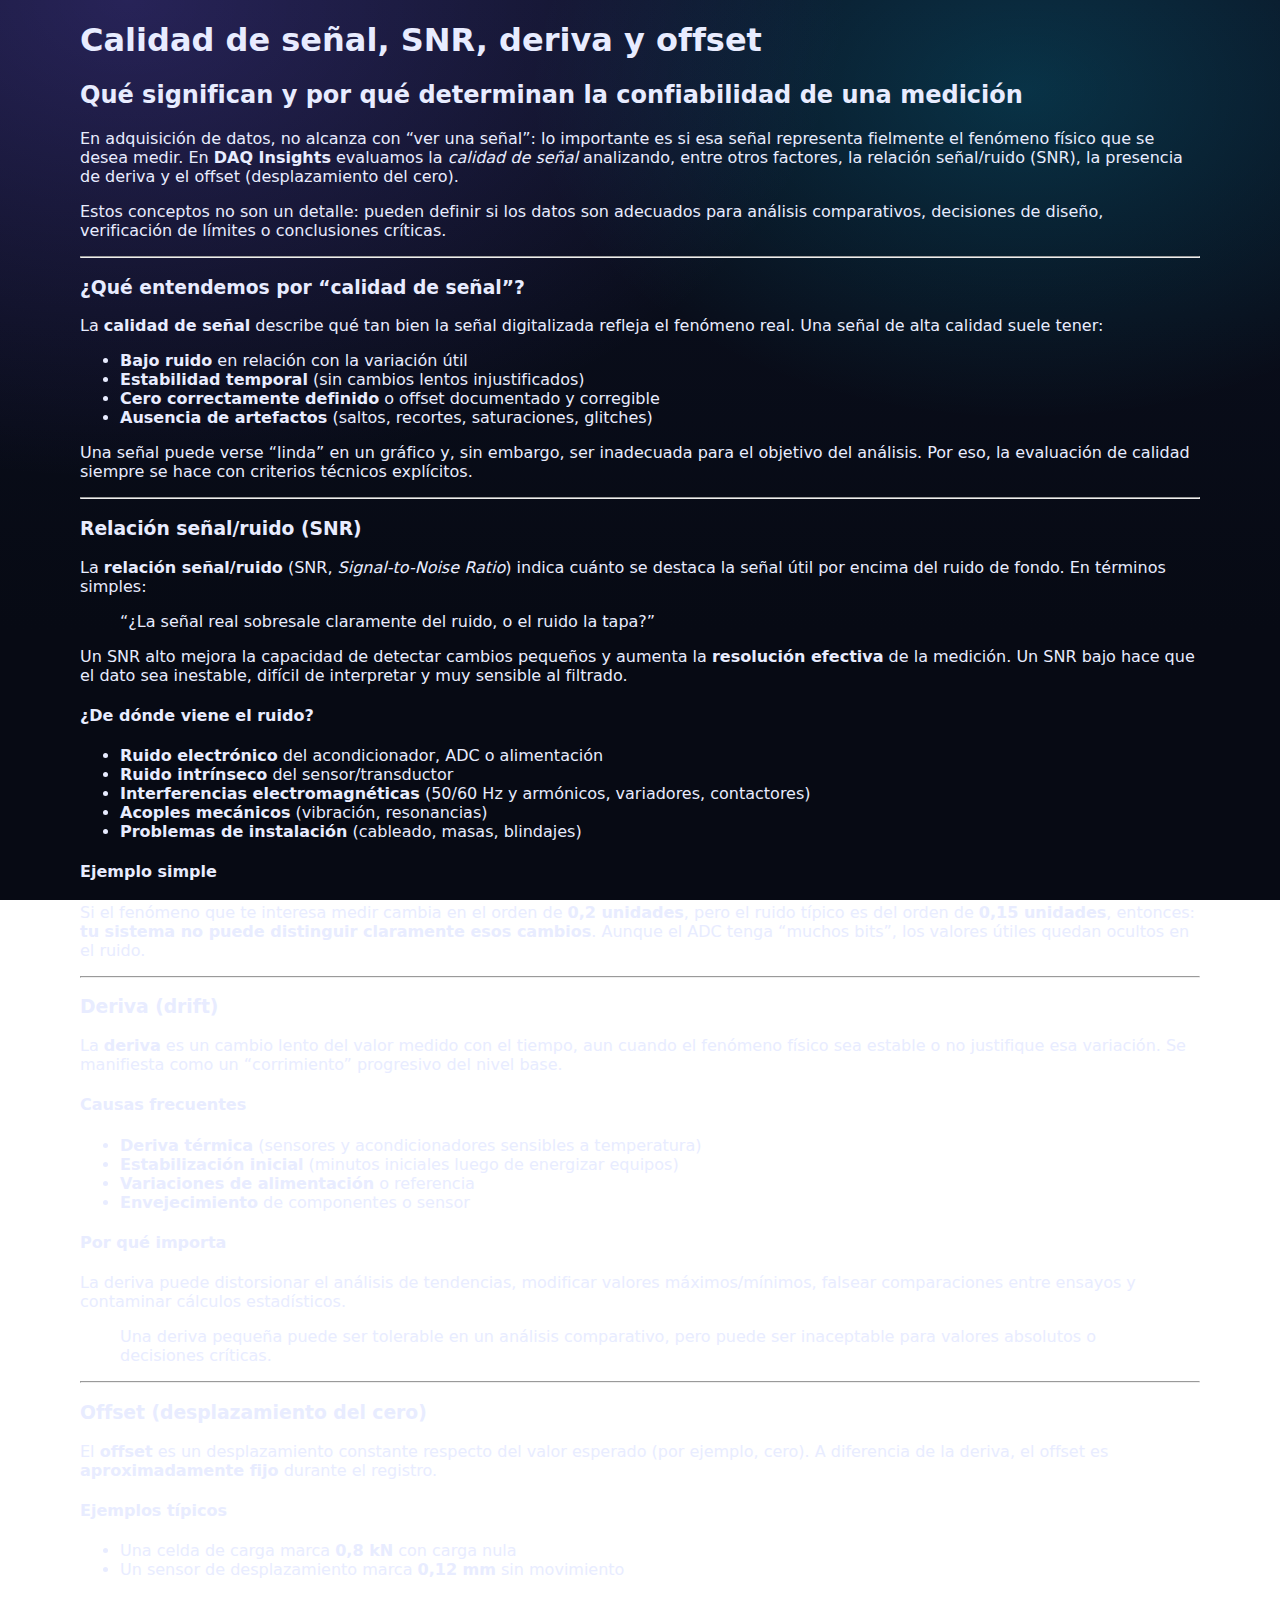
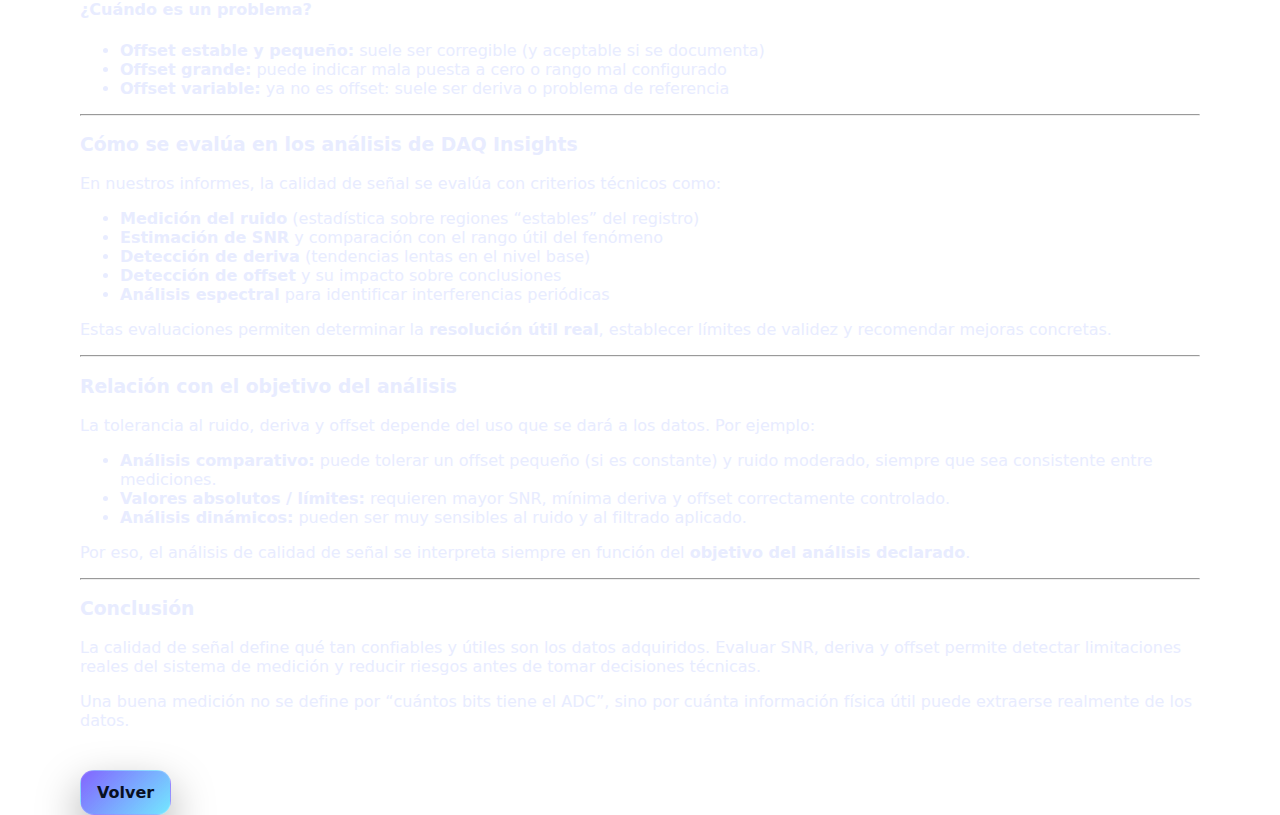
<file: help/calidad.html>
<!DOCTYPE html>
<html lang="es">
<head>
  <meta charset="UTF-8">
  <title>Calidad de señal, SNR, deriva y offset – DAQ Insights</title>
  <meta name="viewport" content="width=device-width, initial-scale=1.0">
  <!-- Mantener el mismo estilo del sitio -->
  <link rel="stylesheet" href="../styles.css">
</head>

<body>

<main class="container narrow">

  <h1>Calidad de señal, SNR, deriva y offset</h1>
  <h2>Qué significan y por qué determinan la confiabilidad de una medición</h2>

  <p>
    En adquisición de datos, no alcanza con “ver una señal”:
    lo importante es si esa señal representa fielmente el fenómeno físico que se desea medir.
    En <strong>DAQ Insights</strong> evaluamos la <em>calidad de señal</em> analizando, entre otros factores,
    la relación señal/ruido (SNR), la presencia de deriva y el offset (desplazamiento del cero).
  </p>

  <p>
    Estos conceptos no son un detalle: pueden definir si los datos son adecuados para análisis comparativos,
    decisiones de diseño, verificación de límites o conclusiones críticas.
  </p>

  <hr>

  <h3>¿Qué entendemos por “calidad de señal”?</h3>

  <p>
    La <strong>calidad de señal</strong> describe qué tan bien la señal digitalizada refleja el fenómeno real.
    Una señal de alta calidad suele tener:
  </p>

  <ul>
    <li><strong>Bajo ruido</strong> en relación con la variación útil</li>
    <li><strong>Estabilidad temporal</strong> (sin cambios lentos injustificados)</li>
    <li><strong>Cero correctamente definido</strong> o offset documentado y corregible</li>
    <li><strong>Ausencia de artefactos</strong> (saltos, recortes, saturaciones, glitches)</li>
  </ul>

  <p>
    Una señal puede verse “linda” en un gráfico y, sin embargo,
    ser inadecuada para el objetivo del análisis. Por eso, la evaluación de calidad
    siempre se hace con criterios técnicos explícitos.
  </p>

  <hr>

  <h3>Relación señal/ruido (SNR)</h3>

  <p>
    La <strong>relación señal/ruido</strong> (SNR, <em>Signal-to-Noise Ratio</em>) indica cuánto se destaca
    la señal útil por encima del ruido de fondo. En términos simples:
  </p>

  <blockquote>
    “¿La señal real sobresale claramente del ruido, o el ruido la tapa?”
  </blockquote>

  <p>
    Un SNR alto mejora la capacidad de detectar cambios pequeños y aumenta la
    <strong>resolución efectiva</strong> de la medición. Un SNR bajo hace que el dato sea inestable,
    difícil de interpretar y muy sensible al filtrado.
  </p>

  <h4>¿De dónde viene el ruido?</h4>

  <ul>
    <li><strong>Ruido electrónico</strong> del acondicionador, ADC o alimentación</li>
    <li><strong>Ruido intrínseco</strong> del sensor/transductor</li>
    <li><strong>Interferencias electromagnéticas</strong> (50/60 Hz y armónicos, variadores, contactores)</li>
    <li><strong>Acoples mecánicos</strong> (vibración, resonancias)</li>
    <li><strong>Problemas de instalación</strong> (cableado, masas, blindajes)</li>
  </ul>

  <h4>Ejemplo simple</h4>

  <p>
    Si el fenómeno que te interesa medir cambia en el orden de <strong>0,2 unidades</strong>,
    pero el ruido típico es del orden de <strong>0,15 unidades</strong>, entonces:
    <strong>tu sistema no puede distinguir claramente esos cambios</strong>.
    Aunque el ADC tenga “muchos bits”, los valores útiles quedan ocultos en el ruido.
  </p>

  <hr>

  <h3>Deriva (drift)</h3>

  <p>
    La <strong>deriva</strong> es un cambio lento del valor medido con el tiempo,
    aun cuando el fenómeno físico sea estable o no justifique esa variación.
    Se manifiesta como un “corrimiento” progresivo del nivel base.
  </p>

  <h4>Causas frecuentes</h4>

  <ul>
    <li><strong>Deriva térmica</strong> (sensores y acondicionadores sensibles a temperatura)</li>
    <li><strong>Estabilización inicial</strong> (minutos iniciales luego de energizar equipos)</li>
    <li><strong>Variaciones de alimentación</strong> o referencia</li>
    <li><strong>Envejecimiento</strong> de componentes o sensor</li>
  </ul>

  <h4>Por qué importa</h4>

  <p>
    La deriva puede distorsionar el análisis de tendencias, modificar valores máximos/mínimos,
    falsear comparaciones entre ensayos y contaminar cálculos estadísticos.
  </p>

  <blockquote>
    Una deriva pequeña puede ser tolerable en un análisis comparativo,
    pero puede ser inaceptable para valores absolutos o decisiones críticas.
  </blockquote>

  <hr>

  <h3>Offset (desplazamiento del cero)</h3>

  <p>
    El <strong>offset</strong> es un desplazamiento constante respecto del valor esperado (por ejemplo, cero).
    A diferencia de la deriva, el offset es <strong>aproximadamente fijo</strong> durante el registro.
  </p>

  <h4>Ejemplos típicos</h4>

  <ul>
    <li>Una celda de carga marca <strong>0,8 kN</strong> con carga nula</li>
    <li>Un sensor de desplazamiento marca <strong>0,12 mm</strong> sin movimiento</li>
  </ul>

  <h4>¿Cuándo es un problema?</h4>

  <ul>
    <li><strong>Offset estable y pequeño:</strong> suele ser corregible (y aceptable si se documenta)</li>
    <li><strong>Offset grande:</strong> puede indicar mala puesta a cero o rango mal configurado</li>
    <li><strong>Offset variable:</strong> ya no es offset: suele ser deriva o problema de referencia</li>
  </ul>

  <hr>

  <h3>Cómo se evalúa en los análisis de DAQ Insights</h3>

  <p>
    En nuestros informes, la calidad de señal se evalúa con criterios técnicos como:
  </p>

  <ul>
    <li><strong>Medición del ruido</strong> (estadística sobre regiones “estables” del registro)</li>
    <li><strong>Estimación de SNR</strong> y comparación con el rango útil del fenómeno</li>
    <li><strong>Detección de deriva</strong> (tendencias lentas en el nivel base)</li>
    <li><strong>Detección de offset</strong> y su impacto sobre conclusiones</li>
    <li><strong>Análisis espectral</strong> para identificar interferencias periódicas</li>
  </ul>

  <p>
    Estas evaluaciones permiten determinar la <strong>resolución útil real</strong>,
    establecer límites de validez y recomendar mejoras concretas.
  </p>

  <hr>

  <h3>Relación con el objetivo del análisis</h3>

  <p>
    La tolerancia al ruido, deriva y offset depende del uso que se dará a los datos.
    Por ejemplo:
  </p>

  <ul>
    <li>
      <strong>Análisis comparativo:</strong> puede tolerar un offset pequeño (si es constante)
      y ruido moderado, siempre que sea consistente entre mediciones.
    </li>
    <li>
      <strong>Valores absolutos / límites:</strong> requieren mayor SNR, mínima deriva y
      offset correctamente controlado.
    </li>
    <li>
      <strong>Análisis dinámicos:</strong> pueden ser muy sensibles al ruido y al filtrado aplicado.
    </li>
  </ul>

  <p>
    Por eso, el análisis de calidad de señal se interpreta siempre en función del
    <strong>objetivo del análisis declarado</strong>.
  </p>

  <hr>

  <h3>Conclusión</h3>

  <p>
    La calidad de señal define qué tan confiables y útiles son los datos adquiridos.
    Evaluar SNR, deriva y offset permite detectar limitaciones reales del sistema de medición
    y reducir riesgos antes de tomar decisiones técnicas.
  </p>

  <p>
    Una buena medición no se define por “cuántos bits tiene el ADC”,
    sino por cuánta información física útil puede extraerse realmente de los datos.
  </p>

  <div style="margin-top: 40px; margin-bottom: 40px;">
    <a href="../index.html" class="btn">Volver</a>
  </div>

</main>

</body>
</html>
</file>
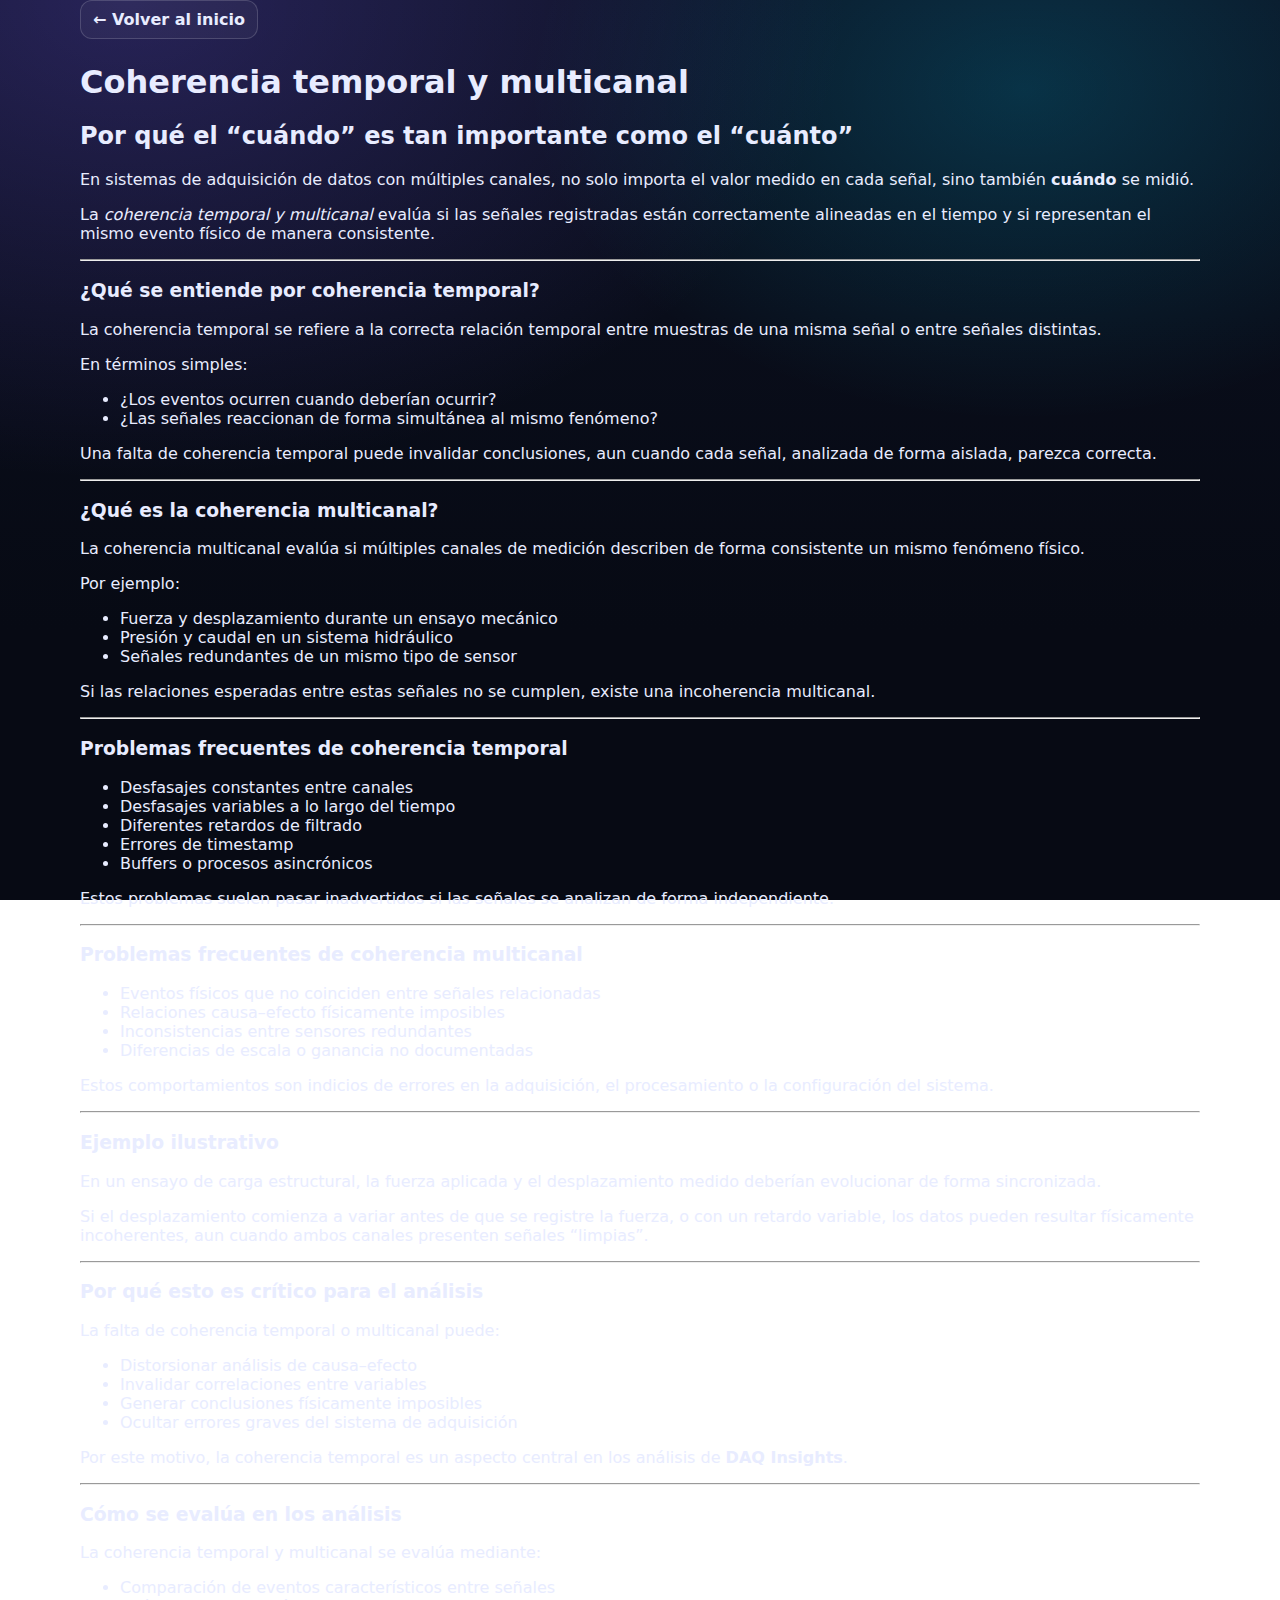
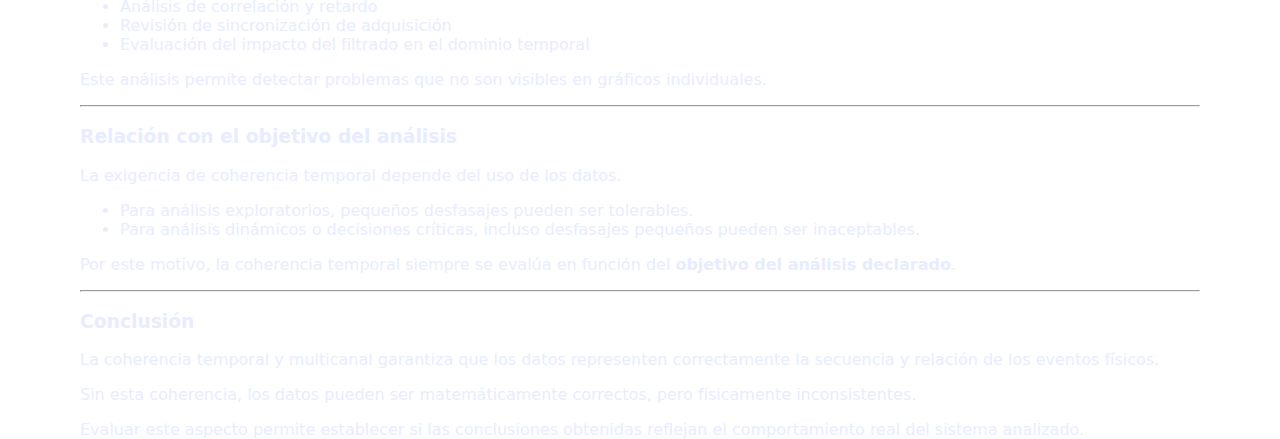
<file: help/coherencia.html>
<!DOCTYPE html>
<html lang="es">

<head>
    <meta charset="UTF-8">
    <title>Coherencia temporal y multicanal – DAQ Insights</title>
    <meta name="viewport" content="width=device-width, initial-scale=1.0">
    <link rel="stylesheet" href="../styles.css">
</head>

<body>

    <main class="container narrow">
        <div style="margin-bottom: 24px;">
            <a href="../index.html" class="btn btn--sm btn--ghost">← Volver al inicio</a>
        </div>

        <h1>Coherencia temporal y multicanal</h1>
        <h2>Por qué el “cuándo” es tan importante como el “cuánto”</h2>

        <p>
            En sistemas de adquisición de datos con múltiples canales,
            no solo importa el valor medido en cada señal,
            sino también <strong>cuándo</strong> se midió.
        </p>

        <p>
            La <em>coherencia temporal y multicanal</em> evalúa si las señales registradas
            están correctamente alineadas en el tiempo y si representan
            el mismo evento físico de manera consistente.
        </p>

        <hr>

        <h3>¿Qué se entiende por coherencia temporal?</h3>

        <p>
            La coherencia temporal se refiere a la correcta relación temporal
            entre muestras de una misma señal o entre señales distintas.
        </p>

        <p>
            En términos simples:
        </p>

        <ul>
            <li>¿Los eventos ocurren cuando deberían ocurrir?</li>
            <li>¿Las señales reaccionan de forma simultánea al mismo fenómeno?</li>
        </ul>

        <p>
            Una falta de coherencia temporal puede invalidar conclusiones,
            aun cuando cada señal, analizada de forma aislada, parezca correcta.
        </p>

        <hr>

        <h3>¿Qué es la coherencia multicanal?</h3>

        <p>
            La coherencia multicanal evalúa si múltiples canales de medición
            describen de forma consistente un mismo fenómeno físico.
        </p>

        <p>
            Por ejemplo:
        </p>

        <ul>
            <li>Fuerza y desplazamiento durante un ensayo mecánico</li>
            <li>Presión y caudal en un sistema hidráulico</li>
            <li>Señales redundantes de un mismo tipo de sensor</li>
        </ul>

        <p>
            Si las relaciones esperadas entre estas señales no se cumplen,
            existe una incoherencia multicanal.
        </p>

        <hr>

        <h3>Problemas frecuentes de coherencia temporal</h3>

        <ul>
            <li>Desfasajes constantes entre canales</li>
            <li>Desfasajes variables a lo largo del tiempo</li>
            <li>Diferentes retardos de filtrado</li>
            <li>Errores de timestamp</li>
            <li>Buffers o procesos asincrónicos</li>
        </ul>

        <p>
            Estos problemas suelen pasar inadvertidos
            si las señales se analizan de forma independiente.
        </p>

        <hr>

        <h3>Problemas frecuentes de coherencia multicanal</h3>

        <ul>
            <li>Eventos físicos que no coinciden entre señales relacionadas</li>
            <li>Relaciones causa–efecto físicamente imposibles</li>
            <li>Inconsistencias entre sensores redundantes</li>
            <li>Diferencias de escala o ganancia no documentadas</li>
        </ul>

        <p>
            Estos comportamientos son indicios de errores en la adquisición,
            el procesamiento o la configuración del sistema.
        </p>

        <hr>

        <h3>Ejemplo ilustrativo</h3>

        <p>
            En un ensayo de carga estructural,
            la fuerza aplicada y el desplazamiento medido
            deberían evolucionar de forma sincronizada.
        </p>

        <p>
            Si el desplazamiento comienza a variar antes de que se registre la fuerza,
            o con un retardo variable, los datos pueden resultar físicamente incoherentes,
            aun cuando ambos canales presenten señales “limpias”.
        </p>

        <hr>

        <h3>Por qué esto es crítico para el análisis</h3>

        <p>
            La falta de coherencia temporal o multicanal puede:
        </p>

        <ul>
            <li>Distorsionar análisis de causa–efecto</li>
            <li>Invalidar correlaciones entre variables</li>
            <li>Generar conclusiones físicamente imposibles</li>
            <li>Ocultar errores graves del sistema de adquisición</li>
        </ul>

        <p>
            Por este motivo, la coherencia temporal
            es un aspecto central en los análisis de <strong>DAQ Insights</strong>.
        </p>

        <hr>

        <h3>Cómo se evalúa en los análisis</h3>

        <p>
            La coherencia temporal y multicanal se evalúa mediante:
        </p>

        <ul>
            <li>Comparación de eventos característicos entre señales</li>
            <li>Análisis de correlación y retardo</li>
            <li>Revisión de sincronización de adquisición</li>
            <li>Evaluación del impacto del filtrado en el dominio temporal</li>
        </ul>

        <p>
            Este análisis permite detectar problemas
            que no son visibles en gráficos individuales.
        </p>

        <hr>

        <h3>Relación con el objetivo del análisis</h3>

        <p>
            La exigencia de coherencia temporal depende del uso de los datos.
        </p>

        <ul>
            <li>
                Para análisis exploratorios,
                pequeños desfasajes pueden ser tolerables.
            </li>
            <li>
                Para análisis dinámicos o decisiones críticas,
                incluso desfasajes pequeños pueden ser inaceptables.
            </li>
        </ul>

        <p>
            Por este motivo, la coherencia temporal siempre se evalúa
            en función del <strong>objetivo del análisis declarado</strong>.
        </p>

        <hr>

        <h3>Conclusión</h3>

        <p>
            La coherencia temporal y multicanal garantiza que los datos
            representen correctamente la secuencia y relación de los eventos físicos.
        </p>

        <p>
            Sin esta coherencia, los datos pueden ser matemáticamente correctos,
            pero físicamente inconsistentes.
        </p>

        <p>
            Evaluar este aspecto permite establecer
            si las conclusiones obtenidas reflejan
            el comportamiento real del sistema analizado.
        </p>

    </main>

</body>

</html>
</file>
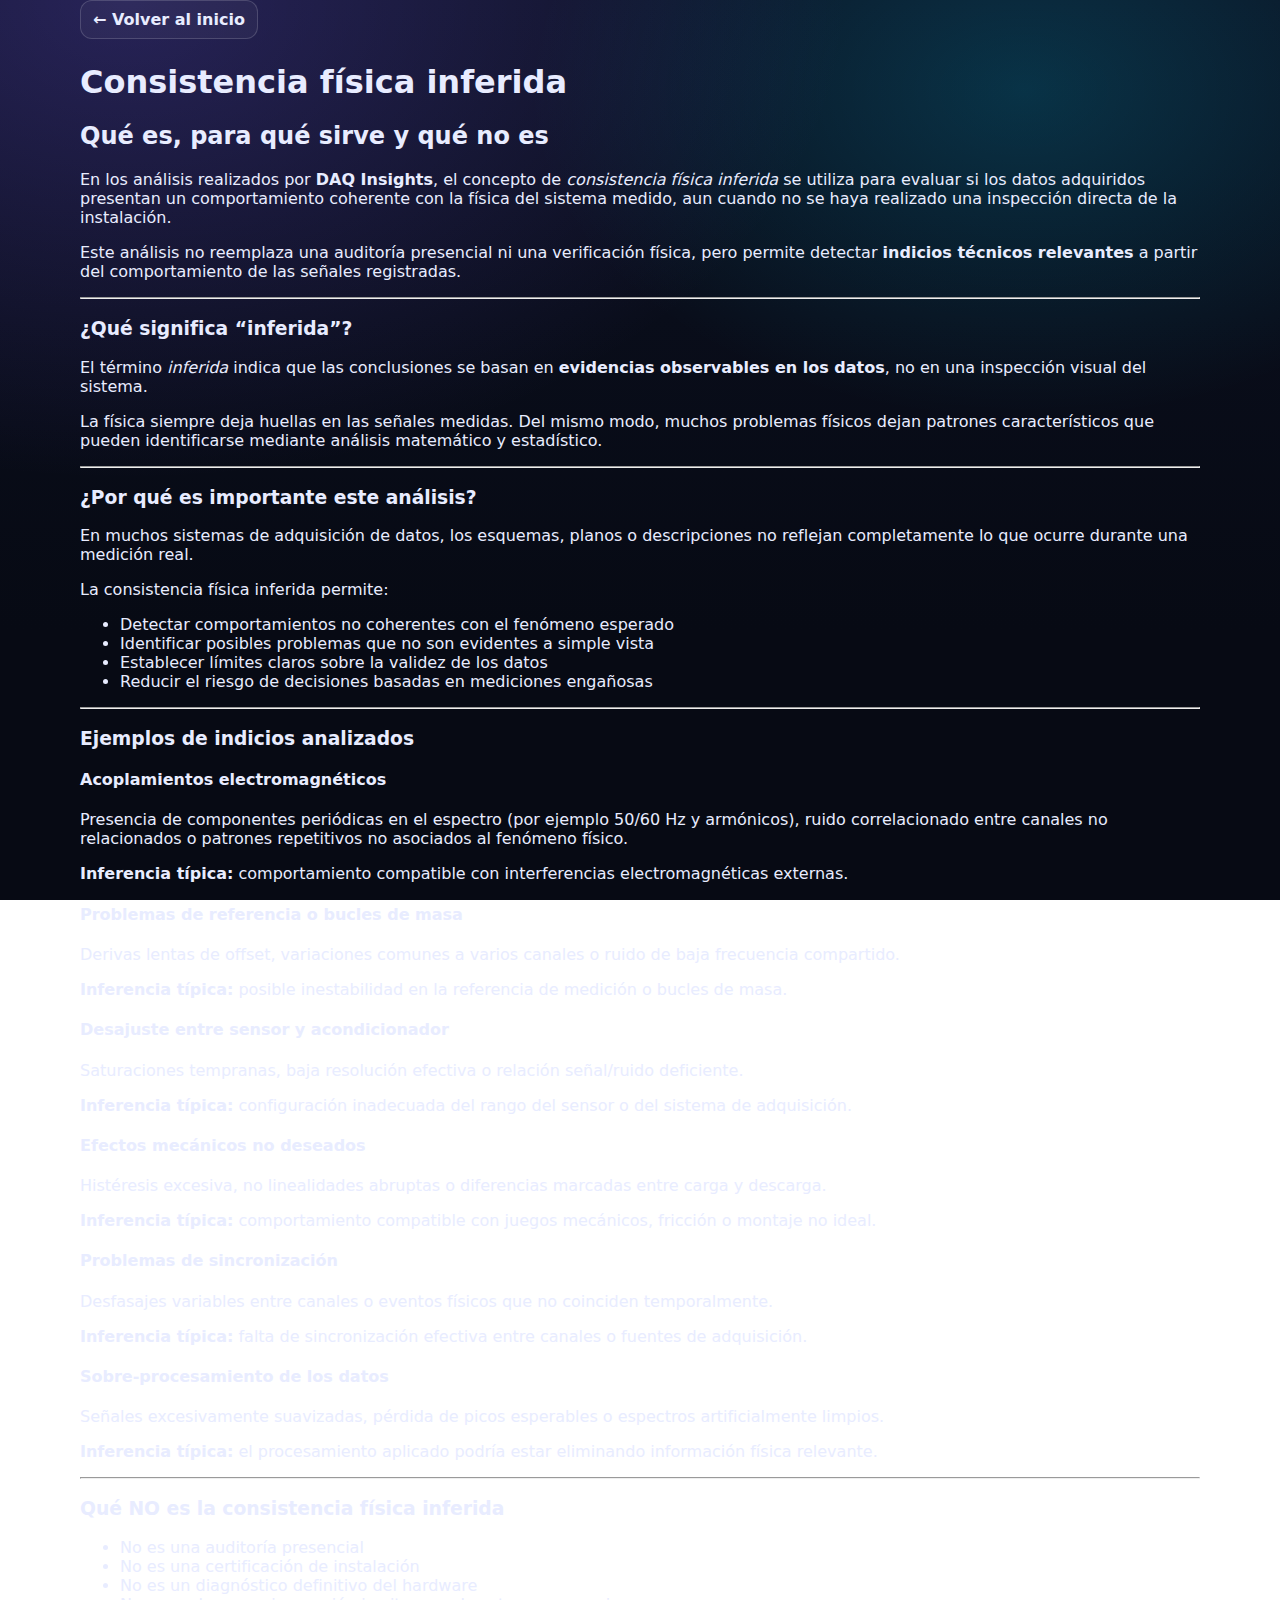
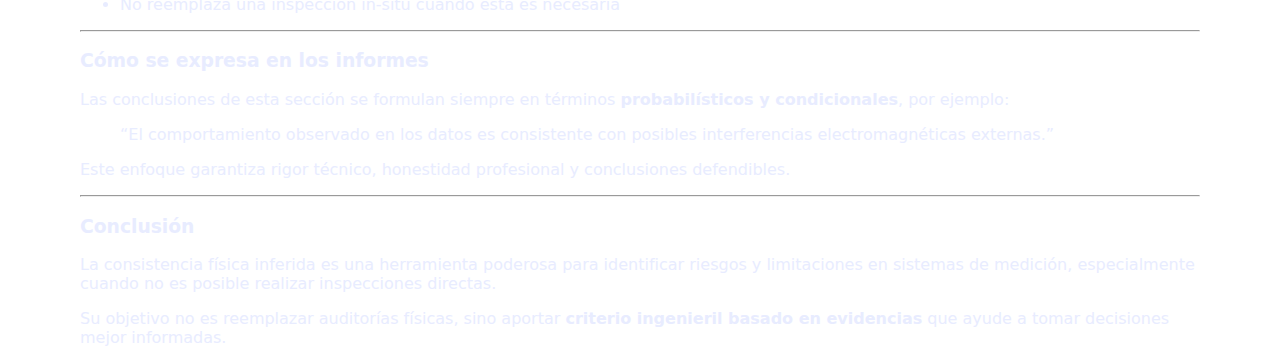
<file: help/consistencia.html>
<!DOCTYPE html>
<html lang="es">
<head>
  <meta charset="UTF-8">
  <title>Consistencia Física Inferida – DAQ Insights</title>
  <meta name="viewport" content="width=device-width, initial-scale=1.0">
  <link rel="stylesheet" href="../styles.css">
</head>

<body>

<main class="container narrow">
  <div style="margin-bottom: 24px;">
    <a href="../index.html" class="btn btn--sm btn--ghost">← Volver al inicio</a>
  </div>

  <h1>Consistencia física inferida</h1>
  <h2>Qué es, para qué sirve y qué no es</h2>

  <p>
    En los análisis realizados por <strong>DAQ Insights</strong>, el concepto de
    <em>consistencia física inferida</em> se utiliza para evaluar si los datos adquiridos
    presentan un comportamiento coherente con la física del sistema medido,
    aun cuando no se haya realizado una inspección directa de la instalación.
  </p>

  <p>
    Este análisis no reemplaza una auditoría presencial ni una verificación física,
    pero permite detectar <strong>indicios técnicos relevantes</strong> a partir del
    comportamiento de las señales registradas.
  </p>

  <hr>

  <h3>¿Qué significa “inferida”?</h3>

  <p>
    El término <em>inferida</em> indica que las conclusiones se basan en
    <strong>evidencias observables en los datos</strong>, no en una inspección visual del sistema.
  </p>

  <p>
    La física siempre deja huellas en las señales medidas.
    Del mismo modo, muchos problemas físicos dejan patrones característicos
    que pueden identificarse mediante análisis matemático y estadístico.
  </p>

  <hr>

  <h3>¿Por qué es importante este análisis?</h3>

  <p>
    En muchos sistemas de adquisición de datos, los esquemas, planos o descripciones
    no reflejan completamente lo que ocurre durante una medición real.
  </p>

  <p>
    La consistencia física inferida permite:
  </p>

  <ul>
    <li>Detectar comportamientos no coherentes con el fenómeno esperado</li>
    <li>Identificar posibles problemas que no son evidentes a simple vista</li>
    <li>Establecer límites claros sobre la validez de los datos</li>
    <li>Reducir el riesgo de decisiones basadas en mediciones engañosas</li>
  </ul>

  <hr>

  <h3>Ejemplos de indicios analizados</h3>

  <h4>Acoplamientos electromagnéticos</h4>
  <p>
    Presencia de componentes periódicas en el espectro (por ejemplo 50/60 Hz y armónicos),
    ruido correlacionado entre canales no relacionados o patrones repetitivos
    no asociados al fenómeno físico.
  </p>

  <p>
    <strong>Inferencia típica:</strong>
    comportamiento compatible con interferencias electromagnéticas externas.
  </p>

  <h4>Problemas de referencia o bucles de masa</h4>
  <p>
    Derivas lentas de offset, variaciones comunes a varios canales
    o ruido de baja frecuencia compartido.
  </p>

  <p>
    <strong>Inferencia típica:</strong>
    posible inestabilidad en la referencia de medición o bucles de masa.
  </p>

  <h4>Desajuste entre sensor y acondicionador</h4>
  <p>
    Saturaciones tempranas, baja resolución efectiva o relación señal/ruido deficiente.
  </p>

  <p>
    <strong>Inferencia típica:</strong>
    configuración inadecuada del rango del sensor o del sistema de adquisición.
  </p>

  <h4>Efectos mecánicos no deseados</h4>
  <p>
    Histéresis excesiva, no linealidades abruptas o diferencias marcadas entre carga y descarga.
  </p>

  <p>
    <strong>Inferencia típica:</strong>
    comportamiento compatible con juegos mecánicos, fricción o montaje no ideal.
  </p>

  <h4>Problemas de sincronización</h4>
  <p>
    Desfasajes variables entre canales o eventos físicos que no coinciden temporalmente.
  </p>

  <p>
    <strong>Inferencia típica:</strong>
    falta de sincronización efectiva entre canales o fuentes de adquisición.
  </p>

  <h4>Sobre-procesamiento de los datos</h4>
  <p>
    Señales excesivamente suavizadas, pérdida de picos esperables o espectros artificialmente limpios.
  </p>

  <p>
    <strong>Inferencia típica:</strong>
    el procesamiento aplicado podría estar eliminando información física relevante.
  </p>

  <hr>

  <h3>Qué NO es la consistencia física inferida</h3>

  <ul>
    <li>No es una auditoría presencial</li>
    <li>No es una certificación de instalación</li>
    <li>No es un diagnóstico definitivo del hardware</li>
    <li>No reemplaza una inspección in-situ cuando esta es necesaria</li>
  </ul>

  <hr>

  <h3>Cómo se expresa en los informes</h3>

  <p>
    Las conclusiones de esta sección se formulan siempre en términos
    <strong>probabilísticos y condicionales</strong>, por ejemplo:
  </p>

  <blockquote>
    “El comportamiento observado en los datos es consistente con posibles
    interferencias electromagnéticas externas.”
  </blockquote>

  <p>
    Este enfoque garantiza rigor técnico, honestidad profesional
    y conclusiones defendibles.
  </p>

  <hr>

  <h3>Conclusión</h3>

  <p>
    La consistencia física inferida es una herramienta poderosa para
    identificar riesgos y limitaciones en sistemas de medición,
    especialmente cuando no es posible realizar inspecciones directas.
  </p>

  <p>
    Su objetivo no es reemplazar auditorías físicas,
    sino aportar <strong>criterio ingenieril basado en evidencias</strong>
    que ayude a tomar decisiones mejor informadas.
  </p>

</main>

</body>
</html>
</file>
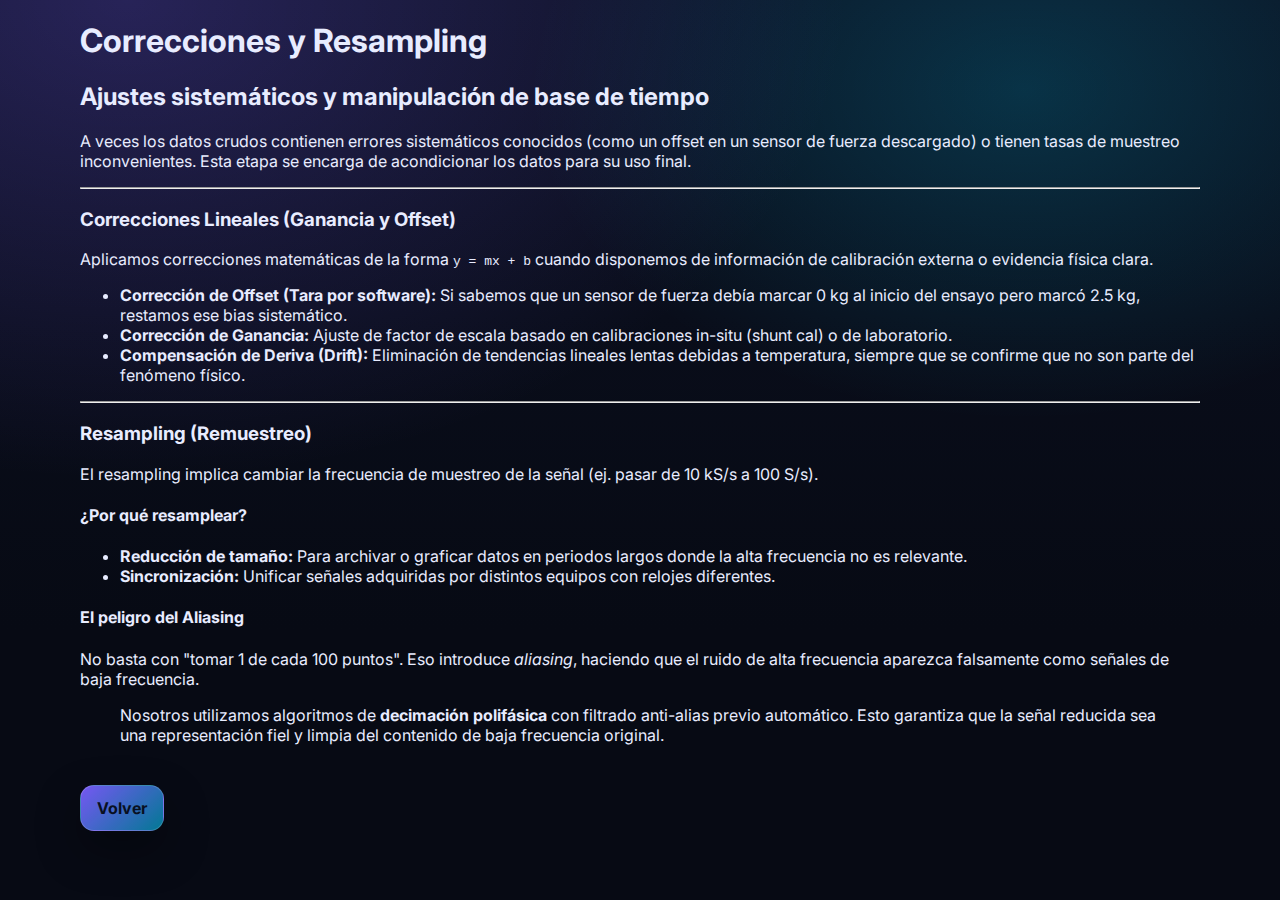
<file: help/correcciones.html>
<!DOCTYPE html>
<html lang="es">

<head>
    <meta charset="UTF-8">
    <meta name="viewport" content="width=device-width, initial-scale=1.0">
    <title>Correcciones y Resampling – DAQ Insights</title>
    <link rel="preconnect" href="https://fonts.googleapis.com">
    <link rel="preconnect" href="https://fonts.gstatic.com" crossorigin>
    <link href="https://fonts.googleapis.com/css2?family=Inter:wght@400;500;600;700&display=swap" rel="stylesheet">
    <link rel="stylesheet" href="..\styles.css">
</head>

<body>
    <main class="container narrow">

        <h1>Correcciones y Resampling</h1>
        <h2>Ajustes sistemáticos y manipulación de base de tiempo</h2>

        <p>
            A veces los datos crudos contienen errores sistemáticos conocidos (como un offset en un sensor de fuerza
            descargado)
            o tienen tasas de muestreo inconvenientes. Esta etapa se encarga de acondicionar los datos para su uso
            final.
        </p>

        <hr>

        <h3>Correcciones Lineales (Ganancia y Offset)</h3>

        <p>
            Aplicamos correcciones matemáticas de la forma <code>y = mx + b</code> cuando disponemos de información de
            calibración externa
            o evidencia física clara.
        </p>

        <ul>
            <li><strong>Corrección de Offset (Tara por software):</strong> Si sabemos que un sensor de fuerza debía
                marcar 0 kg al inicio
                del ensayo pero marcó 2.5 kg, restamos ese bias sistemático.</li>
            <li><strong>Corrección de Ganancia:</strong> Ajuste de factor de escala basado en calibraciones in-situ
                (shunt cal) o de laboratorio.</li>
            <li><strong>Compensación de Deriva (Drift):</strong> Eliminación de tendencias lineales lentas debidas a
                temperatura,
                siempre que se confirme que no son parte del fenómeno físico.</li>
        </ul>

        <hr>

        <h3>Resampling (Remuestreo)</h3>

        <p>
            El resampling implica cambiar la frecuencia de muestreo de la señal (ej. pasar de 10 kS/s a 100 S/s).
        </p>

        <h4>¿Por qué resamplear?</h4>
        <ul>
            <li><strong>Reducción de tamaño:</strong> Para archivar o graficar datos en periodos largos donde la alta
                frecuencia no es relevante.</li>
            <li><strong>Sincronización:</strong> Unificar señales adquiridas por distintos equipos con relojes
                diferentes.</li>
        </ul>

        <h4>El peligro del Aliasing</h4>
        <p>
            No basta con "tomar 1 de cada 100 puntos". Eso introduce <em>aliasing</em>, haciendo que el ruido de alta
            frecuencia aparezca
            falsamente como señales de baja frecuencia.
        </p>
        <blockquote>
            Nosotros utilizamos algoritmos de <strong>decimación polifásica</strong> con filtrado anti-alias previo
            automático.
            Esto garantiza que la señal reducida sea una representación fiel y limpia del contenido de baja frecuencia
            original.
        </blockquote>

        <div style="margin-top: 40px; margin-bottom: 40px;">
            <a href="..\index.html" class="btn">Volver</a>
        </div>

    </main>
</body>

</html>
</file>
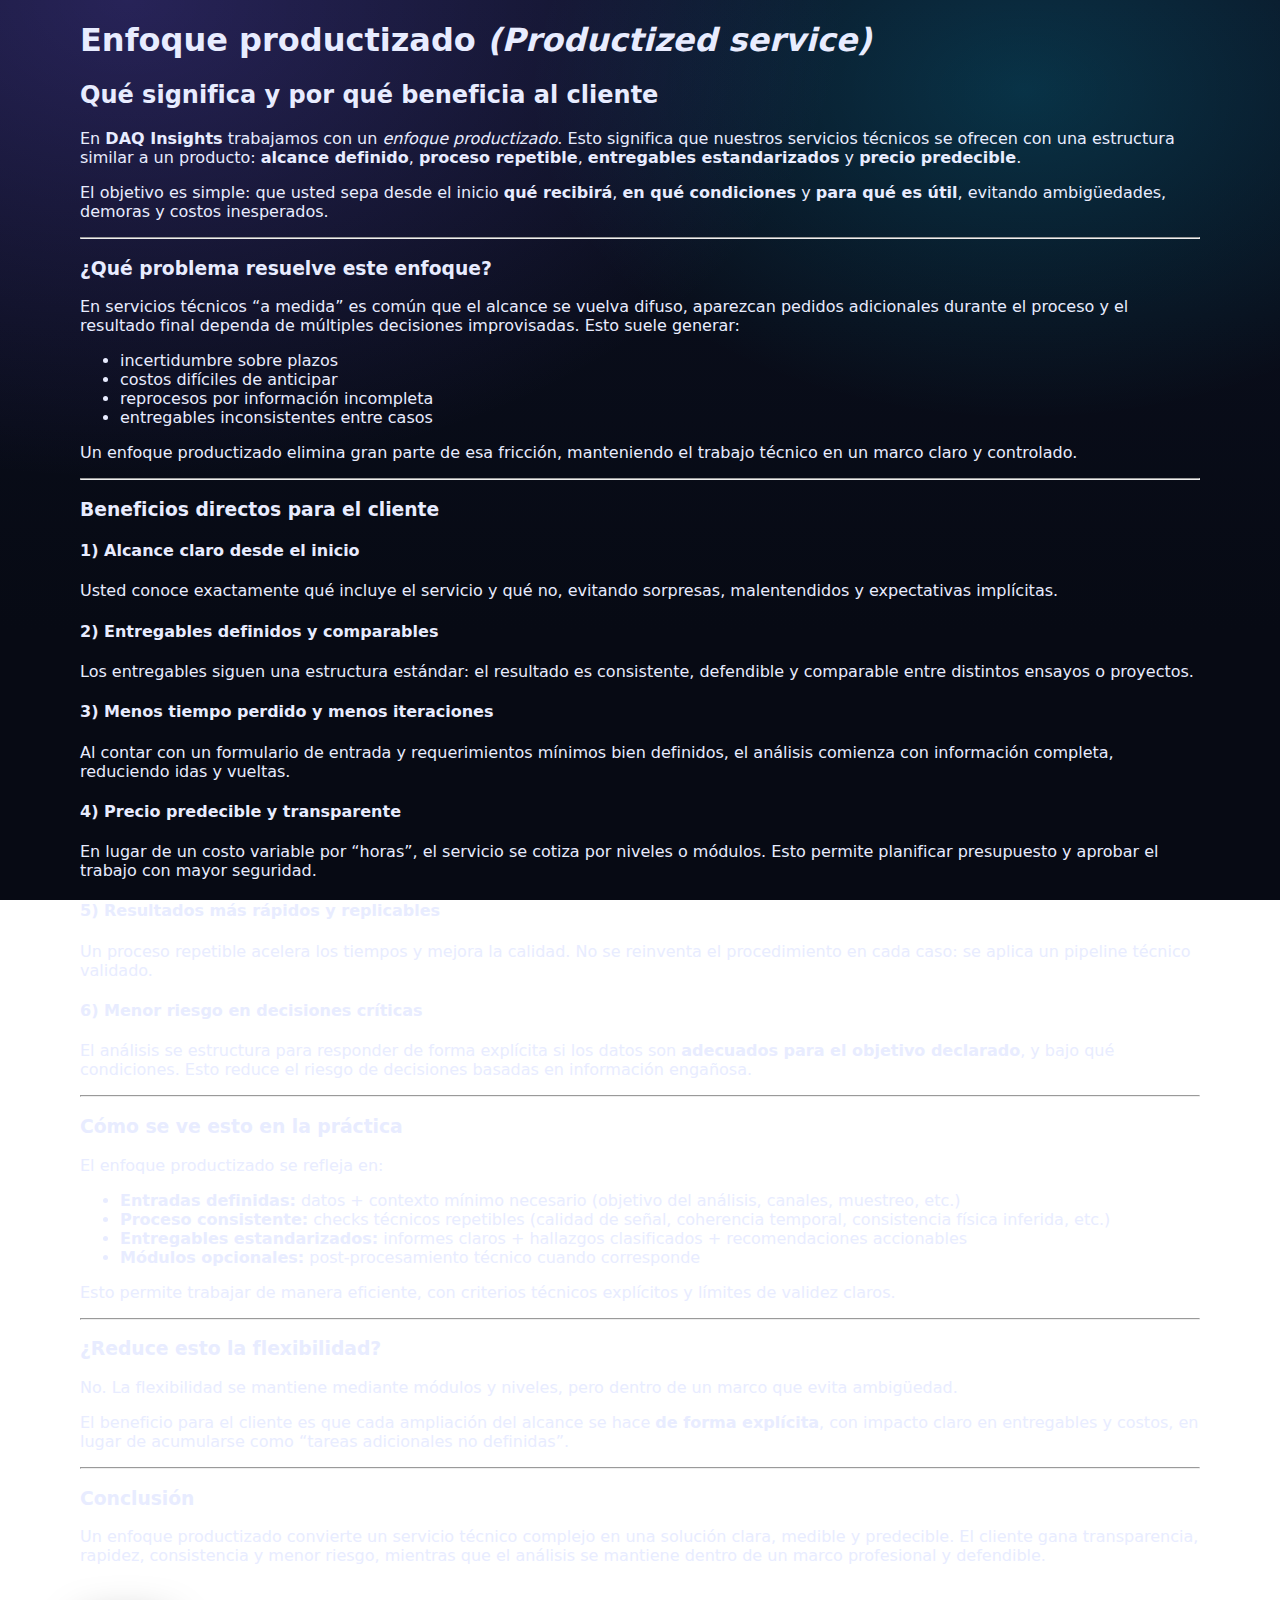
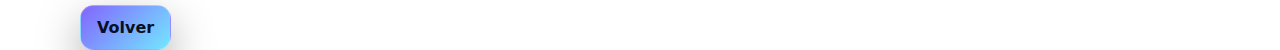
<file: help/enfoque.html>
<!DOCTYPE html>
<html lang="es">

<head>
    <meta charset="UTF-8">
    <title>Enfoque productizado – DAQ Insights</title>
    <meta name="viewport" content="width=device-width, initial-scale=1.0">
    <!-- Mantener el mismo estilo del sitio -->
    <link rel="stylesheet" href="../styles.css">
</head>

<body>

    <main class="container narrow">

        <h1>Enfoque productizado <i>(Productized service)</i></h1>
        <h2>Qué significa y por qué beneficia al cliente</h2>

        <p>
            En <strong>DAQ Insights</strong> trabajamos con un <em>enfoque productizado</em>.
            Esto significa que nuestros servicios técnicos se ofrecen con una estructura similar a un producto:
            <strong>alcance definido</strong>, <strong>proceso repetible</strong>, <strong>entregables
                estandarizados</strong>
            y <strong>precio predecible</strong>.
        </p>

        <p>
            El objetivo es simple: que usted sepa desde el inicio <strong>qué recibirá</strong>,
            <strong>en qué condiciones</strong> y <strong>para qué es útil</strong>, evitando ambigüedades,
            demoras y costos inesperados.
        </p>

        <hr>

        <h3>¿Qué problema resuelve este enfoque?</h3>

        <p>
            En servicios técnicos “a medida” es común que el alcance se vuelva difuso,
            aparezcan pedidos adicionales durante el proceso y el resultado final dependa de
            múltiples decisiones improvisadas. Esto suele generar:
        </p>

        <ul>
            <li>incertidumbre sobre plazos</li>
            <li>costos difíciles de anticipar</li>
            <li>reprocesos por información incompleta</li>
            <li>entregables inconsistentes entre casos</li>
        </ul>

        <p>
            Un enfoque productizado elimina gran parte de esa fricción,
            manteniendo el trabajo técnico en un marco claro y controlado.
        </p>

        <hr>

        <h3>Beneficios directos para el cliente</h3>

        <h4>1) Alcance claro desde el inicio</h4>
        <p>
            Usted conoce exactamente qué incluye el servicio y qué no,
            evitando sorpresas, malentendidos y expectativas implícitas.
        </p>

        <h4>2) Entregables definidos y comparables</h4>
        <p>
            Los entregables siguen una estructura estándar: el resultado es consistente,
            defendible y comparable entre distintos ensayos o proyectos.
        </p>

        <h4>3) Menos tiempo perdido y menos iteraciones</h4>
        <p>
            Al contar con un formulario de entrada y requerimientos mínimos bien definidos,
            el análisis comienza con información completa, reduciendo idas y vueltas.
        </p>

        <h4>4) Precio predecible y transparente</h4>
        <p>
            En lugar de un costo variable por “horas”, el servicio se cotiza por niveles o módulos.
            Esto permite planificar presupuesto y aprobar el trabajo con mayor seguridad.
        </p>

        <h4>5) Resultados más rápidos y replicables</h4>
        <p>
            Un proceso repetible acelera los tiempos y mejora la calidad.
            No se reinventa el procedimiento en cada caso: se aplica un pipeline técnico validado.
        </p>

        <h4>6) Menor riesgo en decisiones críticas</h4>
        <p>
            El análisis se estructura para responder de forma explícita si los datos son
            <strong>adecuados para el objetivo declarado</strong>, y bajo qué condiciones.
            Esto reduce el riesgo de decisiones basadas en información engañosa.
        </p>

        <hr>

        <h3>Cómo se ve esto en la práctica</h3>

        <p>
            El enfoque productizado se refleja en:
        </p>

        <ul>
            <li><strong>Entradas definidas:</strong> datos + contexto mínimo necesario (objetivo del análisis, canales,
                muestreo, etc.)</li>
            <li><strong>Proceso consistente:</strong> checks técnicos repetibles (calidad de señal, coherencia temporal,
                consistencia física inferida, etc.)</li>
            <li><strong>Entregables estandarizados:</strong> informes claros + hallazgos clasificados + recomendaciones
                accionables</li>
            <li><strong>Módulos opcionales:</strong> post-procesamiento técnico cuando corresponde</li>
        </ul>

        <p>
            Esto permite trabajar de manera eficiente, con criterios técnicos explícitos
            y límites de validez claros.
        </p>

        <hr>

        <h3>¿Reduce esto la flexibilidad?</h3>

        <p>
            No. La flexibilidad se mantiene mediante módulos y niveles,
            pero dentro de un marco que evita ambigüedad.
        </p>

        <p>
            El beneficio para el cliente es que cada ampliación del alcance se hace
            <strong>de forma explícita</strong>, con impacto claro en entregables y costos,
            en lugar de acumularse como “tareas adicionales no definidas”.
        </p>

        <hr>

        <h3>Conclusión</h3>

        <p>
            Un enfoque productizado convierte un servicio técnico complejo en una solución clara,
            medible y predecible. El cliente gana transparencia, rapidez, consistencia y menor riesgo,
            mientras que el análisis se mantiene dentro de un marco profesional y defendible.
        </p>

        <div style="margin-top: 40px; margin-bottom: 40px;">
            <a href="../index.html" class="btn">Volver</a>
        </div>

    </main>

</body>

</html>
</file>
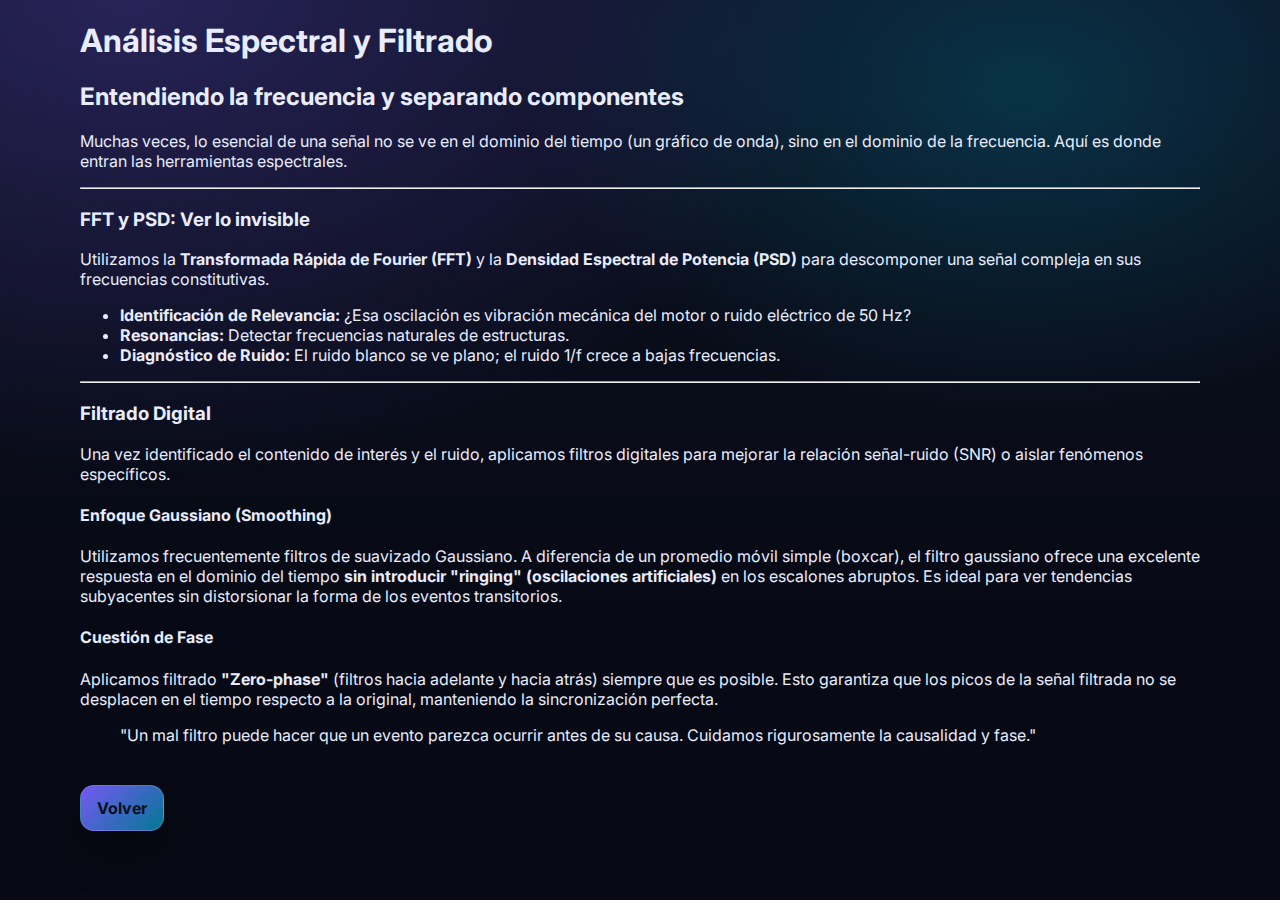
<file: help/espectro.html>
<!DOCTYPE html>
<html lang="es">

<head>
    <meta charset="UTF-8">
    <meta name="viewport" content="width=device-width, initial-scale=1.0">
    <title>Análisis Espectral y Filtrado – DAQ Insights</title>
    <link rel="preconnect" href="https://fonts.googleapis.com">
    <link rel="preconnect" href="https://fonts.gstatic.com" crossorigin>
    <link href="https://fonts.googleapis.com/css2?family=Inter:wght@400;500;600;700&display=swap" rel="stylesheet">
    <link rel="stylesheet" href="..\styles.css">
</head>

<body>
    <main class="container narrow">

        <h1>Análisis Espectral y Filtrado</h1>
        <h2>Entendiendo la frecuencia y separando componentes</h2>

        <p>
            Muchas veces, lo esencial de una señal no se ve en el dominio del tiempo (un gráfico de onda), sino en el
            dominio
            de la frecuencia. Aquí es donde entran las herramientas espectrales.
        </p>

        <hr>

        <h3>FFT y PSD: Ver lo invisible</h3>

        <p>
            Utilizamos la <strong>Transformada Rápida de Fourier (FFT)</strong> y la <strong>Densidad Espectral de
                Potencia (PSD)</strong>
            para descomponer una señal compleja en sus frecuencias constitutivas.
        </p>

        <ul>
            <li><strong>Identificación de Relevancia:</strong> ¿Esa oscilación es vibración mecánica del motor o ruido
                eléctrico de 50 Hz?</li>
            <li><strong>Resonancias:</strong> Detectar frecuencias naturales de estructuras.</li>
            <li><strong>Diagnóstico de Ruido:</strong> El ruido blanco se ve plano; el ruido 1/f crece a bajas
                frecuencias.</li>
        </ul>

        <hr>

        <h3>Filtrado Digital</h3>

        <p>
            Una vez identificado el contenido de interés y el ruido, aplicamos filtros digitales para mejorar la
            relación señal-ruido (SNR)
            o aislar fenómenos específicos.
        </p>

        <h4>Enfoque Gaussiano (Smoothing)</h4>
        <p>
            Utilizamos frecuentemente filtros de suavizado Gaussiano. A diferencia de un promedio móvil simple (boxcar),
            el filtro gaussiano
            ofrece una excelente respuesta en el dominio del tiempo <strong>sin introducir "ringing" (oscilaciones
                artificiales)</strong> en los escalones abruptos.
            Es ideal para ver tendencias subyacentes sin distorsionar la forma de los eventos transitorios.
        </p>

        <h4>Cuestión de Fase</h4>
        <p>
            Aplicamos filtrado <strong>"Zero-phase"</strong> (filtros hacia adelante y hacia atrás) siempre que es
            posible.
            Esto garantiza que los picos de la señal filtrada no se desplacen en el tiempo respecto a la original,
            manteniendo la sincronización perfecta.
        </p>

        <blockquote>
            "Un mal filtro puede hacer que un evento parezca ocurrir antes de su causa. Cuidamos rigurosamente la
            causalidad y fase."
        </blockquote>

        <div style="margin-top: 40px; margin-bottom: 40px;">
            <a href="..\index.html" class="btn">Volver</a>
        </div>

    </main>
</body>

</html>
</file>
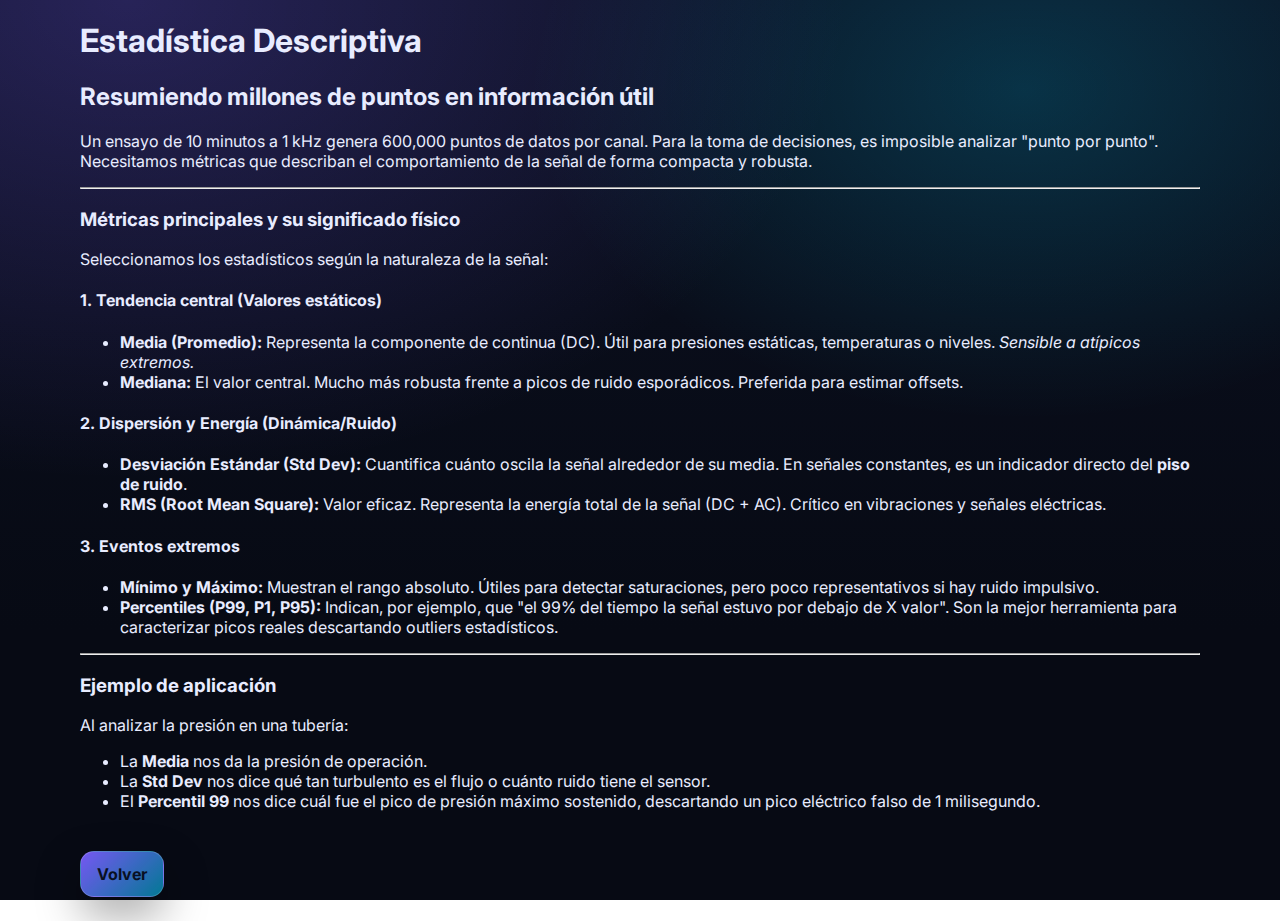
<file: help/estadistica.html>
<!DOCTYPE html>
<html lang="es">

<head>
    <meta charset="UTF-8">
    <meta name="viewport" content="width=device-width, initial-scale=1.0">
    <title>Estadística Descriptiva – DAQ Insights</title>
    <link rel="preconnect" href="https://fonts.googleapis.com">
    <link rel="preconnect" href="https://fonts.gstatic.com" crossorigin>
    <link href="https://fonts.googleapis.com/css2?family=Inter:wght@400;500;600;700&display=swap" rel="stylesheet">
    <link rel="stylesheet" href="..\styles.css">
</head>

<body>
    <main class="container narrow">

        <h1>Estadística Descriptiva</h1>
        <h2>Resumiendo millones de puntos en información útil</h2>

        <p>
            Un ensayo de 10 minutos a 1 kHz genera 600,000 puntos de datos por canal. Para la toma de decisiones, es
            imposible
            analizar "punto por punto". Necesitamos métricas que describan el comportamiento de la señal de forma
            compacta y robusta.
        </p>

        <hr>

        <h3>Métricas principales y su significado físico</h3>

        <p>Seleccionamos los estadísticos según la naturaleza de la señal:</p>

        <h4>1. Tendencia central (Valores estáticos)</h4>
        <ul>
            <li><strong>Media (Promedio):</strong> Representa la componente de continua (DC). Útil para presiones
                estáticas, temperaturas o niveles.
                <em>Sensible a atípicos extremos.</em>
            </li>
            <li><strong>Mediana:</strong> El valor central. Mucho más robusta frente a picos de ruido esporádicos.
                Preferida para estimar offsets.</li>
        </ul>

        <h4>2. Dispersión y Energía (Dinámica/Ruido)</h4>
        <ul>
            <li><strong>Desviación Estándar (Std Dev):</strong> Cuantifica cuánto oscila la señal alrededor de su media.
                En señales constantes, es un indicador directo del <strong>piso de ruido</strong>.</li>
            <li><strong>RMS (Root Mean Square):</strong> Valor eficaz. Representa la energía total de la señal (DC +
                AC). Crítico en vibraciones y señales eléctricas.</li>
        </ul>

        <h4>3. Eventos extremos</h4>
        <ul>
            <li><strong>Mínimo y Máximo:</strong> Muestran el rango absoluto. Útiles para detectar saturaciones, pero
                poco representativos si hay ruido impulsivo.</li>
            <li><strong>Percentiles (P99, P1, P95):</strong> Indican, por ejemplo, que "el 99% del tiempo la señal
                estuvo por debajo de X valor".
                Son la mejor herramienta para caracterizar picos reales descartando outliers estadísticos.</li>
        </ul>

        <hr>

        <h3>Ejemplo de aplicación</h3>

        <p>
            Al analizar la presión en una tubería:
        </p>
        <ul>
            <li>La <strong>Media</strong> nos da la presión de operación.</li>
            <li>La <strong>Std Dev</strong> nos dice qué tan turbulento es el flujo o cuánto ruido tiene el sensor.</li>
            <li>El <strong>Percentil 99</strong> nos dice cuál fue el pico de presión máximo sostenido, descartando un
                pico eléctrico falso de 1 milisegundo.</li>
        </ul>

        <div style="margin-top: 40px; margin-bottom: 40px;">
            <a href="..\index.html" class="btn">Volver</a>
        </div>

    </main>
</body>

</html>
</file>
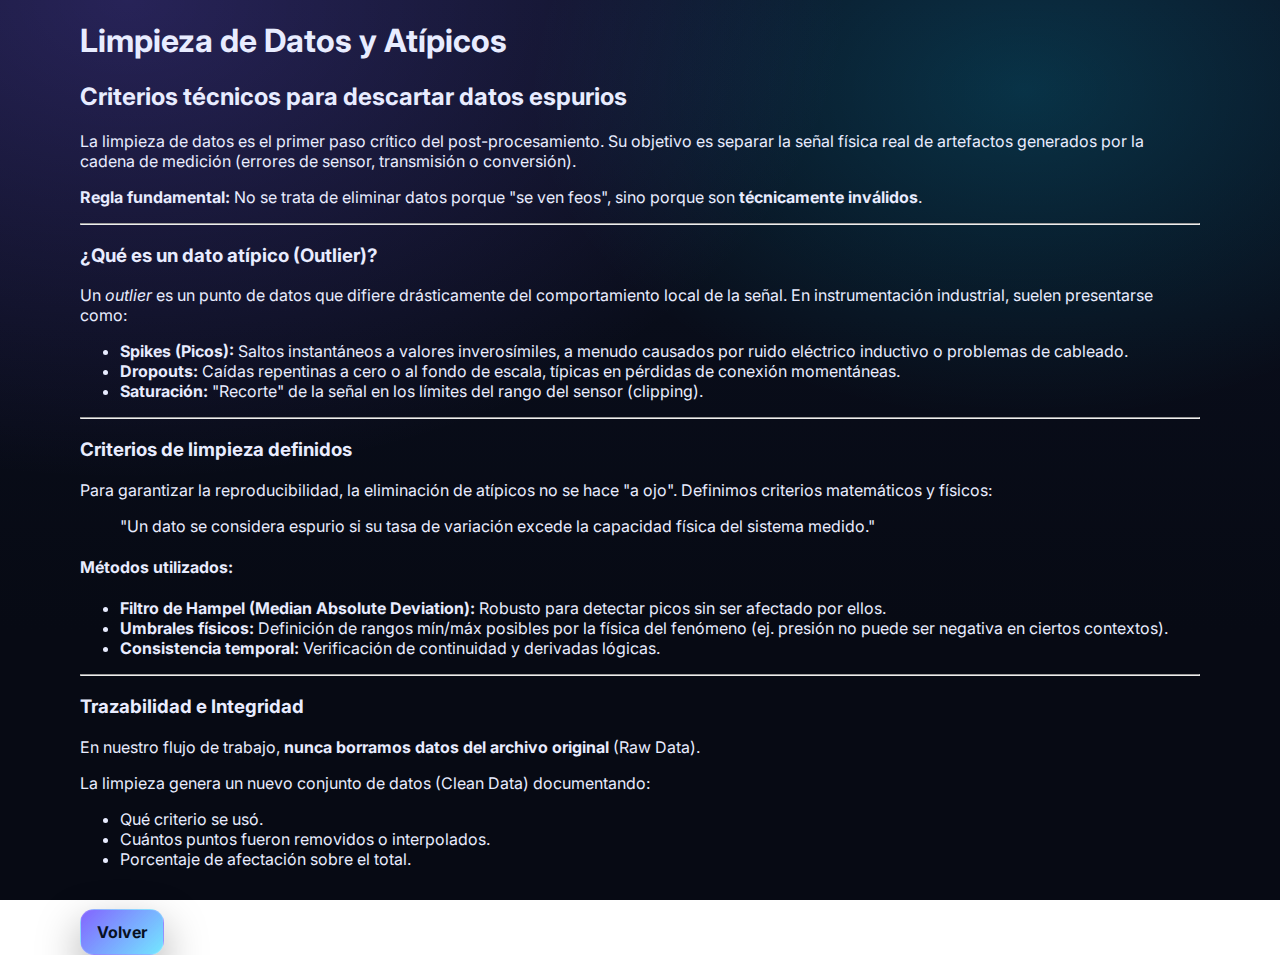
<file: help/limpieza.html>
<!DOCTYPE html>
<html lang="es">

<head>
    <meta charset="UTF-8">
    <meta name="viewport" content="width=device-width, initial-scale=1.0">
    <title>Limpieza y Remoción de Atípicos – DAQ Insights</title>
    <link rel="preconnect" href="https://fonts.googleapis.com">
    <link rel="preconnect" href="https://fonts.gstatic.com" crossorigin>
    <link href="https://fonts.googleapis.com/css2?family=Inter:wght@400;500;600;700&display=swap" rel="stylesheet">
    <link rel="stylesheet" href="..\styles.css">
</head>

<body>
    <main class="container narrow">

        <h1>Limpieza de Datos y Atípicos</h1>
        <h2>Criterios técnicos para descartar datos espurios</h2>

        <p>
            La limpieza de datos es el primer paso crítico del post-procesamiento. Su objetivo es separar la señal
            física real
            de artefactos generados por la cadena de medición (errores de sensor, transmisión o conversión).
        </p>

        <p>
            <strong>Regla fundamental:</strong> No se trata de eliminar datos porque "se ven feos", sino porque son
            <strong>técnicamente inválidos</strong>.
        </p>

        <hr>

        <h3>¿Qué es un dato atípico (Outlier)?</h3>

        <p>
            Un <em>outlier</em> es un punto de datos que difiere drásticamente del comportamiento local de la señal.
            En instrumentación industrial, suelen presentarse como:
        </p>

        <ul>
            <li><strong>Spikes (Picos):</strong> Saltos instantáneos a valores inverosímiles, a menudo causados por
                ruido eléctrico
                inductivo o problemas de cableado.</li>
            <li><strong>Dropouts:</strong> Caídas repentinas a cero o al fondo de escala, típicas en pérdidas de
                conexión momentáneas.</li>
            <li><strong>Saturación:</strong> "Recorte" de la señal en los límites del rango del sensor (clipping).</li>
        </ul>

        <hr>

        <h3>Criterios de limpieza definidos</h3>

        <p>
            Para garantizar la reproducibilidad, la eliminación de atípicos no se hace "a ojo". Definimos criterios
            matemáticos
            y físicos:
        </p>

        <blockquote>
            "Un dato se considera espurio si su tasa de variación excede la capacidad física del sistema medido."
        </blockquote>

        <h4>Métodos utilizados:</h4>
        <ul>
            <li><strong>Filtro de Hampel (Median Absolute Deviation):</strong> Robusto para detectar picos sin ser
                afectado por ellos.</li>
            <li><strong>Umbrales físicos:</strong> Definición de rangos mín/máx posibles por la física del fenómeno (ej.
                presión no puede ser negativa en ciertos contextos).</li>
            <li><strong>Consistencia temporal:</strong> Verificación de continuidad y derivadas lógicas.</li>
        </ul>

        <hr>

        <h3>Trazabilidad e Integridad</h3>

        <p>
            En nuestro flujo de trabajo, <strong>nunca borramos datos del archivo original</strong> (Raw Data).
        </p>

        <p>
            La limpieza genera un nuevo conjunto de datos (Clean Data) documentando:
        </p>
        <ul>
            <li>Qué criterio se usó.</li>
            <li>Cuántos puntos fueron removidos o interpolados.</li>
            <li>Porcentaje de afectación sobre el total.</li>
        </ul>

        <div style="margin-top: 40px; margin-bottom: 40px;">
            <a href="..\index.html" class="btn">Volver</a>
        </div>

    </main>
</body>

</html>
</file>
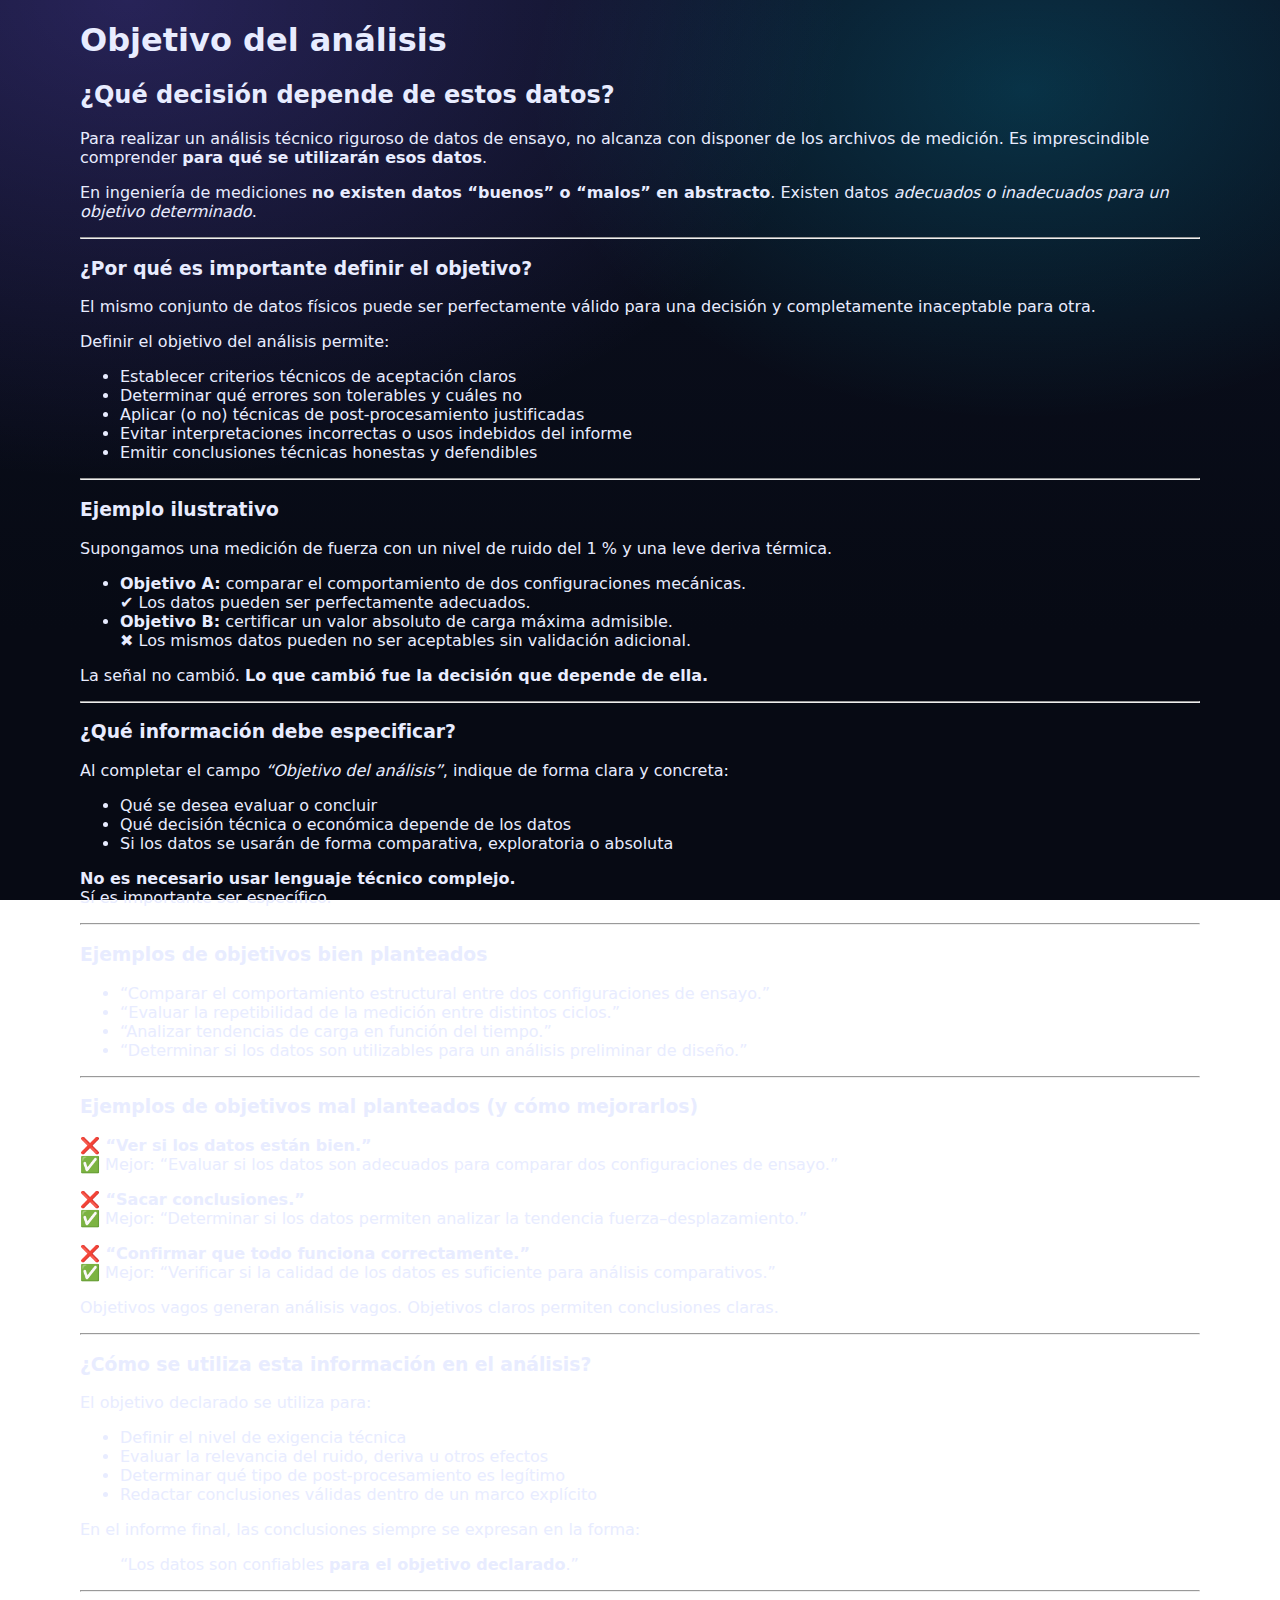
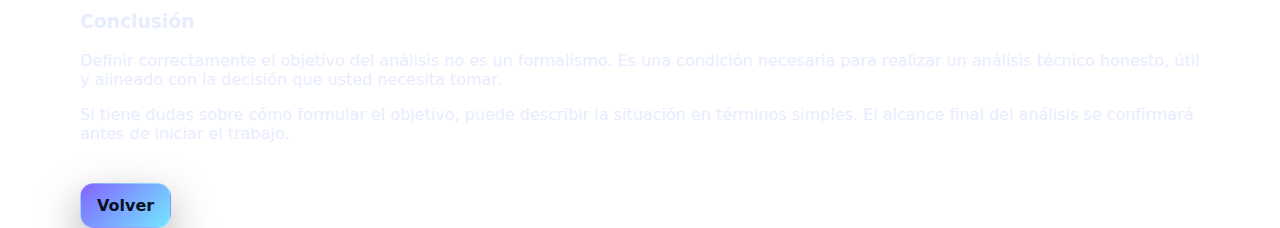
<file: help/objetivo.html>
<!DOCTYPE html>
<html lang="es">

<head>
  <meta charset="UTF-8">
  <title>Objetivo del Análisis – DAQ Insights</title>
  <meta name="viewport" content="width=device-width, initial-scale=1.0">
  <link rel="stylesheet" href="..\styles.css">
</head>

<body>

  <main class="container narrow">

    <h1>Objetivo del análisis</h1>
    <h2>¿Qué decisión depende de estos datos?</h2>

    <p>
      Para realizar un análisis técnico riguroso de datos de ensayo, no alcanza con disponer de los archivos de
      medición.
      Es imprescindible comprender <strong>para qué se utilizarán esos datos</strong>.
    </p>

    <p>
      En ingeniería de mediciones <strong>no existen datos “buenos” o “malos” en abstracto</strong>.
      Existen datos <em>adecuados o inadecuados para un objetivo determinado</em>.
    </p>

    <hr>

    <h3>¿Por qué es importante definir el objetivo?</h3>

    <p>
      El mismo conjunto de datos físicos puede ser perfectamente válido para una decisión
      y completamente inaceptable para otra.
    </p>

    <p>Definir el objetivo del análisis permite:</p>

    <ul>
      <li>Establecer criterios técnicos de aceptación claros</li>
      <li>Determinar qué errores son tolerables y cuáles no</li>
      <li>Aplicar (o no) técnicas de post-procesamiento justificadas</li>
      <li>Evitar interpretaciones incorrectas o usos indebidos del informe</li>
      <li>Emitir conclusiones técnicas honestas y defendibles</li>
    </ul>

    <hr>

    <h3>Ejemplo ilustrativo</h3>

    <p>
      Supongamos una medición de fuerza con un nivel de ruido del 1 % y una leve deriva térmica.
    </p>

    <ul>
      <li>
        <strong>Objetivo A:</strong> comparar el comportamiento de dos configuraciones mecánicas.<br>
        ✔ Los datos pueden ser perfectamente adecuados.
      </li>
      <li>
        <strong>Objetivo B:</strong> certificar un valor absoluto de carga máxima admisible.<br>
        ✖ Los mismos datos pueden no ser aceptables sin validación adicional.
      </li>
    </ul>

    <p>
      La señal no cambió.
      <strong>Lo que cambió fue la decisión que depende de ella.</strong>
    </p>

    <hr>

    <h3>¿Qué información debe especificar?</h3>

    <p>
      Al completar el campo <em>“Objetivo del análisis”</em>, indique de forma clara y concreta:
    </p>

    <ul>
      <li>Qué se desea evaluar o concluir</li>
      <li>Qué decisión técnica o económica depende de los datos</li>
      <li>Si los datos se usarán de forma comparativa, exploratoria o absoluta</li>
    </ul>

    <p><strong>No es necesario usar lenguaje técnico complejo.</strong><br>
      Sí es importante ser específico.</p>

    <hr>

    <h3>Ejemplos de objetivos bien planteados</h3>

    <ul>
      <li>“Comparar el comportamiento estructural entre dos configuraciones de ensayo.”</li>
      <li>“Evaluar la repetibilidad de la medición entre distintos ciclos.”</li>
      <li>“Analizar tendencias de carga en función del tiempo.”</li>
      <li>“Determinar si los datos son utilizables para un análisis preliminar de diseño.”</li>
    </ul>

    <hr>

    <h3>Ejemplos de objetivos mal planteados (y cómo mejorarlos)</h3>

    <p><strong>❌ “Ver si los datos están bien.”</strong><br>
      ✅ Mejor: “Evaluar si los datos son adecuados para comparar dos configuraciones de ensayo.”</p>

    <p><strong>❌ “Sacar conclusiones.”</strong><br>
      ✅ Mejor: “Determinar si los datos permiten analizar la tendencia fuerza–desplazamiento.”</p>

    <p><strong>❌ “Confirmar que todo funciona correctamente.”</strong><br>
      ✅ Mejor: “Verificar si la calidad de los datos es suficiente para análisis comparativos.”</p>

    <p>
      Objetivos vagos generan análisis vagos.
      Objetivos claros permiten conclusiones claras.
    </p>

    <hr>

    <h3>¿Cómo se utiliza esta información en el análisis?</h3>

    <p>
      El objetivo declarado se utiliza para:
    </p>

    <ul>
      <li>Definir el nivel de exigencia técnica</li>
      <li>Evaluar la relevancia del ruido, deriva u otros efectos</li>
      <li>Determinar qué tipo de post-procesamiento es legítimo</li>
      <li>Redactar conclusiones válidas dentro de un marco explícito</li>
    </ul>

    <p>
      En el informe final, las conclusiones siempre se expresan en la forma:
    </p>

    <blockquote>
      “Los datos son confiables <strong>para el objetivo declarado</strong>.”
    </blockquote>

    <hr>

    <h3>Conclusión</h3>

    <p>
      Definir correctamente el objetivo del análisis no es un formalismo.
      Es una condición necesaria para realizar un análisis técnico honesto,
      útil y alineado con la decisión que usted necesita tomar.
    </p>

    <p>
      Si tiene dudas sobre cómo formular el objetivo, puede describir la situación en términos simples.
      El alcance final del análisis se confirmará antes de iniciar el trabajo.
    </p>

    <div style="margin-top: 40px; margin-bottom: 40px;">
      <a href="..\index.html" class="btn">Volver</a>
    </div>

  </main>

</body>

</html>
</file>
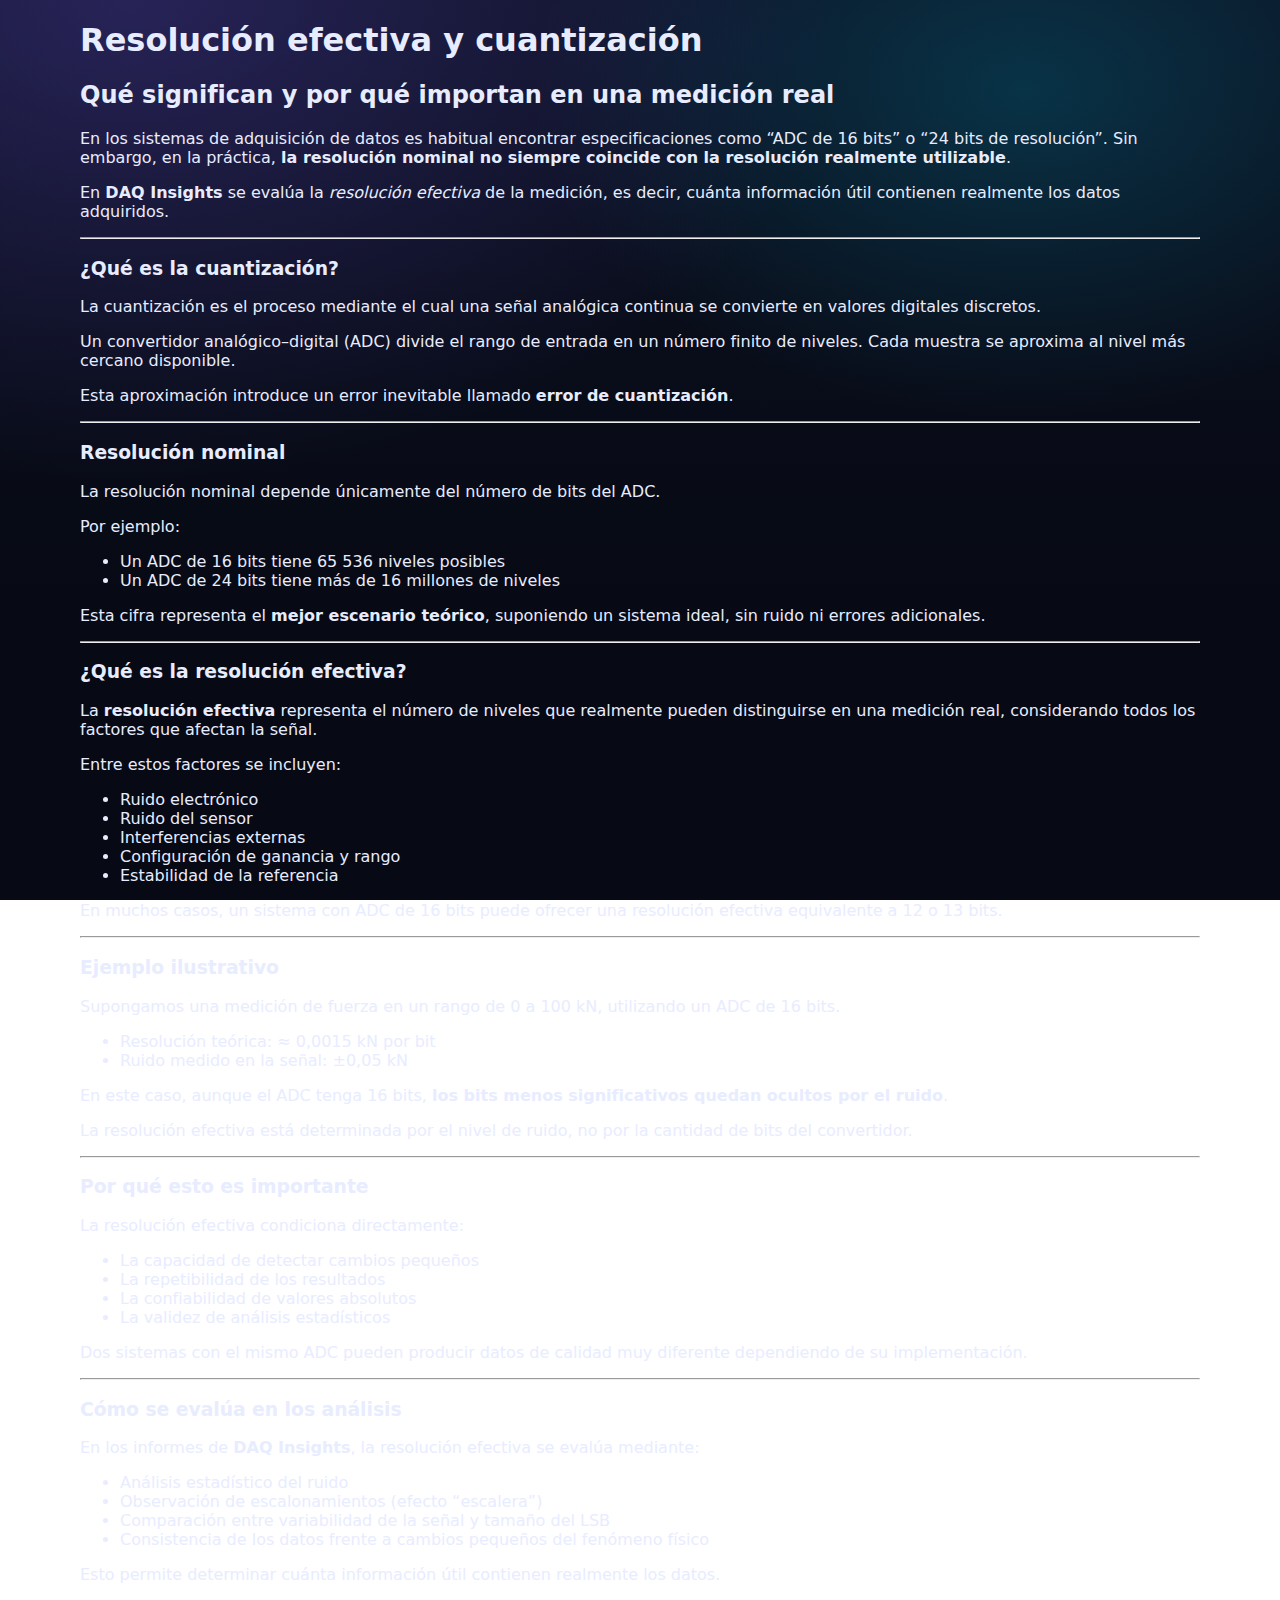
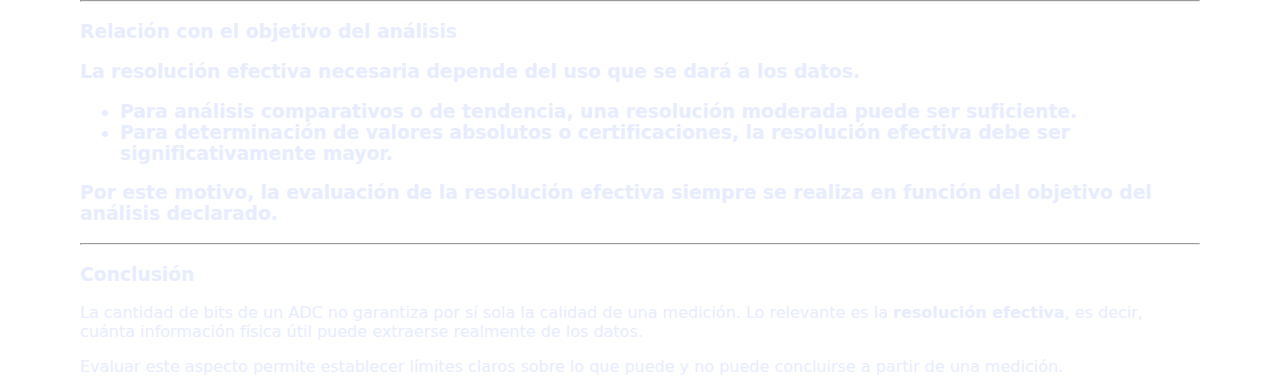
<file: help/resolucion.html>
<!DOCTYPE html>
<html lang="es">
<head>
  <meta charset="UTF-8">
  <title>Resolución efectiva y cuantización – DAQ Insights</title>
  <meta name="viewport" content="width=device-width, initial-scale=1.0">
  <link rel="stylesheet" href="../styles.css">
</head>

<body>

<main class="container narrow">

  <h1>Resolución efectiva y cuantización</h1>
  <h2>Qué significan y por qué importan en una medición real</h2>

  <p>
    En los sistemas de adquisición de datos es habitual encontrar especificaciones como
    “ADC de 16 bits” o “24 bits de resolución”.
    Sin embargo, en la práctica, <strong>la resolución nominal no siempre coincide con la resolución realmente utilizable</strong>.
  </p>

  <p>
    En <strong>DAQ Insights</strong> se evalúa la <em>resolución efectiva</em> de la medición,
    es decir, cuánta información útil contienen realmente los datos adquiridos.
  </p>

  <hr>

  <h3>¿Qué es la cuantización?</h3>

  <p>
    La cuantización es el proceso mediante el cual una señal analógica continua
    se convierte en valores digitales discretos.
  </p>

  <p>
    Un convertidor analógico–digital (ADC) divide el rango de entrada en un número finito
    de niveles. Cada muestra se aproxima al nivel más cercano disponible.
  </p>

  <p>
    Esta aproximación introduce un error inevitable llamado
    <strong>error de cuantización</strong>.
  </p>

  <hr>

  <h3>Resolución nominal</h3>

  <p>
    La resolución nominal depende únicamente del número de bits del ADC.
  </p>

  <p>
    Por ejemplo:
  </p>

  <ul>
    <li>Un ADC de 16 bits tiene 65 536 niveles posibles</li>
    <li>Un ADC de 24 bits tiene más de 16 millones de niveles</li>
  </ul>

  <p>
    Esta cifra representa el <strong>mejor escenario teórico</strong>,
    suponiendo un sistema ideal, sin ruido ni errores adicionales.
  </p>

  <hr>

  <h3>¿Qué es la resolución efectiva?</h3>

  <p>
    La <strong>resolución efectiva</strong> representa el número de niveles
    que realmente pueden distinguirse en una medición real,
    considerando todos los factores que afectan la señal.
  </p>

  <p>
    Entre estos factores se incluyen:
  </p>

  <ul>
    <li>Ruido electrónico</li>
    <li>Ruido del sensor</li>
    <li>Interferencias externas</li>
    <li>Configuración de ganancia y rango</li>
    <li>Estabilidad de la referencia</li>
  </ul>

  <p>
    En muchos casos, un sistema con ADC de 16 bits puede ofrecer
    una resolución efectiva equivalente a 12 o 13 bits.
  </p>

  <hr>

  <h3>Ejemplo ilustrativo</h3>

  <p>
    Supongamos una medición de fuerza en un rango de 0 a 100 kN,
    utilizando un ADC de 16 bits.
  </p>

  <ul>
    <li>Resolución teórica: ≈ 0,0015 kN por bit</li>
    <li>Ruido medido en la señal: ±0,05 kN</li>
  </ul>

  <p>
    En este caso, aunque el ADC tenga 16 bits,
    <strong>los bits menos significativos quedan ocultos por el ruido</strong>.
  </p>

  <p>
    La resolución efectiva está determinada por el nivel de ruido,
    no por la cantidad de bits del convertidor.
  </p>

  <hr>

  <h3>Por qué esto es importante</h3>

  <p>
    La resolución efectiva condiciona directamente:
  </p>

  <ul>
    <li>La capacidad de detectar cambios pequeños</li>
    <li>La repetibilidad de los resultados</li>
    <li>La confiabilidad de valores absolutos</li>
    <li>La validez de análisis estadísticos</li>
  </ul>

  <p>
    Dos sistemas con el mismo ADC pueden producir datos
    de calidad muy diferente dependiendo de su implementación.
  </p>

  <hr>

  <h3>Cómo se evalúa en los análisis</h3>

  <p>
    En los informes de <strong>DAQ Insights</strong>,
    la resolución efectiva se evalúa mediante:
  </p>

  <ul>
    <li>Análisis estadístico del ruido</li>
    <li>Observación de escalonamientos (efecto “escalera”)</li>
    <li>Comparación entre variabilidad de la señal y tamaño del LSB</li>
    <li>Consistencia de los datos frente a cambios pequeños del fenómeno físico</li>
  </ul>

  <p>
    Esto permite determinar cuánta información útil contienen realmente los datos.
  </p>

  <hr>

  <h3>Relación con el objetivo del análisis

    <p>
    La resolución efectiva necesaria depende del uso que se dará a los datos.
  </p>

  <ul>
    <li>
      Para análisis comparativos o de tendencia,
      una resolución moderada puede ser suficiente.
    </li>
    <li>
      Para determinación de valores absolutos o certificaciones,
      la resolución efectiva debe ser significativamente mayor.
    </li>
  </ul>

  <p>
    Por este motivo, la evaluación de la resolución efectiva
    siempre se realiza en función del <strong>objetivo del análisis declarado</strong>.
  </p>

  <hr>

  <h3>Conclusión</h3>

  <p>
    La cantidad de bits de un ADC no garantiza por sí sola la calidad de una medición.
    Lo relevante es la <strong>resolución efectiva</strong>,
    es decir, cuánta información física útil puede extraerse realmente de los datos.
  </p>

  <p>
    Evaluar este aspecto permite establecer límites claros
    sobre lo que puede y no puede concluirse a partir de una medición.
  </p>

</main>

</body>
</html>
</file>
<file: styles.css>
:root{
  --bg: #0b1020;
  --bg2:#0e1530;
  --card:#0f1736;
  --text:#e8ecff;
  --muted:#b7c0ee;
  --line: rgba(255,255,255,.10);
  --brand:#7c5cff;
  --brand2:#00d4ff;
  --shadow: 0 30px 80px rgba(0,0,0,.45);
}

*{box-sizing:border-box}
html{height:100%}
body{
  min-height:100%;
  margin:0;
  font-family: Inter, system-ui, -apple-system, Segoe UI, Roboto, Arial, sans-serif;
  color:var(--text);
  background: radial-gradient(1200px 800px at 10% 0%, rgba(124,92,255,.25), transparent 60%),
              radial-gradient(900px 600px at 80% 10%, rgba(0,212,255,.18), transparent 55%),
              linear-gradient(180deg, var(--bg), #070a14 70%);
  background-repeat: no-repeat;
  background-attachment: fixed;
}

a{color:inherit; text-decoration:none}
a:hover{opacity:.92}

.container{width:min(1120px, 92vw); margin:0 auto}

.skip{position:absolute; left:-999px; top:auto; width:1px; height:1px; overflow:hidden}
.skip:focus{left:12px; top:12px; width:auto; height:auto; padding:10px 12px; background:#111a3c; border:1px solid var(--line); border-radius:12px; z-index:9999}

.sr{position:absolute; width:1px; height:1px; padding:0; margin:-1px; overflow:hidden; clip:rect(0,0,0,0); white-space:nowrap; border:0}

.topbar{position:sticky; top:0; z-index:50; backdrop-filter: blur(10px); background: rgba(8,10,20,.55); border-bottom:1px solid var(--line)}
.topbar__inner{display:flex; align-items:center; justify-content:space-between; padding:14px 0; gap:16px}

.brand{display:flex; align-items:center; gap:10px}
.brand__logo{width:38px; height:38px}
.brand__name{font-weight:700; letter-spacing:.2px}
.brand__tag{font-size:12px; color:var(--muted)}

.nav__menu{display:flex; gap:16px; align-items:center}
.nav__menu a{font-size:13px; color:var(--muted)}
.nav__menu a:hover{color:var(--text)}

.nav__toggle{display:none; border:1px solid var(--line); background: rgba(255,255,255,.03); color:var(--text); padding:10px 12px; border-radius:14px}
.nav__toggleBars{display:block; width:18px; height:2px; background:var(--text); position:relative}
.nav__toggleBars::before,.nav__toggleBars::after{content:""; position:absolute; left:0; width:18px; height:2px; background:var(--text)}
.nav__toggleBars::before{top:-6px}
.nav__toggleBars::after{top:6px}

.btn{display:inline-flex; align-items:center; justify-content:center; padding:12px 16px; border-radius:14px; border:1px solid rgba(255,255,255,.16);
  background: linear-gradient(135deg, rgba(124,92,255,.95), rgba(0,212,255,.55));
  color:#081022; font-weight:700; box-shadow: 0 18px 44px rgba(0,0,0,.35);
}
.btn--ghost{background: rgba(255,255,255,.04); color:var(--text); box-shadow:none}
.btn--sm{padding:9px 12px; border-radius:12px}

.pill{display:inline-flex; gap:10px; align-items:center; padding:8px 12px; border-radius:999px; border:1px solid var(--line);
  background: rgba(255,255,255,.03); color:var(--muted); font-size:12px}

.hero{position:relative; padding:72px 0 34px}
.hero__grid{display:grid; grid-template-columns: 1.12fr .88fr; gap:22px; align-items:start}
.hero__copy h1{font-size:42px; line-height:1.05; margin:14px 0 14px}
.grad{background: linear-gradient(135deg, var(--brand), var(--brand2)); -webkit-background-clip:text; background-clip:text; color:transparent}
.lead{color:var(--muted); font-size:16px; line-height:1.55; margin:0 0 18px}
.hero__cta{display:flex; gap:12px; flex-wrap:wrap; margin-top:18px}

.hero__trust{display:flex; gap:12px; margin-top:18px; flex-wrap:wrap}
.trust{display:flex; gap:10px; align-items:center; padding:10px 12px; border:1px solid var(--line); border-radius:16px; background: rgba(255,255,255,.03)}
.trust__kpi{font-weight:800; font-size:16px; padding:6px 10px; border-radius:12px; background: rgba(124,92,255,.20)}
.trust__txt{font-size:12px; color:var(--text)}
.muted{color:var(--muted)}

.hero__panel .panel{border:1px solid var(--line); background: rgba(255,255,255,.03); border-radius:22px; padding:18px; box-shadow: var(--shadow)}
.panel__top{display:flex; align-items:flex-start; justify-content:space-between; gap:10px}
.panel__title{font-weight:800; font-size:16px}
.panel__subtitle{font-size:12px; color:var(--muted)}
.badge{font-size:12px; padding:6px 10px; border-radius:999px; border:1px solid var(--line); background: rgba(255,255,255,.04)}

.steps{list-style:none; padding:0; margin:14px 0 0; display:grid; gap:12px}
.steps li{display:flex; gap:12px}
.steps__n{width:28px; height:28px; border-radius:10px; display:flex; align-items:center; justify-content:center; font-weight:800; background: rgba(0,212,255,.15); border:1px solid rgba(0,212,255,.25)}
.steps__t{font-weight:700}
.steps__d{font-size:12px; color:var(--muted); margin-top:3px}
.panel__note{margin-top:14px; padding:12px 12px; border-radius:16px; border:1px solid rgba(124,92,255,.25); background: rgba(124,92,255,.10); color:var(--muted); font-size:12px}

.hero__bg{position:absolute; inset:0; pointer-events:none; background: radial-gradient(600px 300px at 20% 30%, rgba(124,92,255,.22), transparent 65%);
  mask-image: linear-gradient(180deg, black, transparent 80%);
}

.section{padding:58px 0}
.section--alt{background: linear-gradient(180deg, rgba(255,255,255,.02), rgba(255,255,255,0))}
.section__head{margin-bottom:18px}
.section__head h2{margin:0 0 8px; font-size:28px}
.section__head p{margin:0; color:var(--muted); line-height:1.55}

.card{border:1px solid var(--line); background: rgba(255,255,255,.03); border-radius:22px; padding:18px; box-shadow: 0 18px 50px rgba(0,0,0,.25)}
.grid3{display:grid; grid-template-columns: repeat(3, 1fr); gap:16px}
.grid2{display:grid; grid-template-columns: repeat(2, 1fr); gap:16px}

.card h3{margin:0 0 10px; font-size:16px}
.card p{margin:0 0 10px; color:var(--muted); line-height:1.55}

.bullets{margin:10px 0 0; padding-left:18px; color:var(--muted)}
.bullets li{margin:6px 0}

.callout{margin-top:16px; padding:16px; border-radius:22px; border:1px solid rgba(0,212,255,.22); background: rgba(0,212,255,.08)}
.callout h3{margin:0 0 6px}

.pricing{display:grid; grid-template-columns: repeat(3, 1fr); gap:16px}
.price{border:1px solid var(--line); background: rgba(255,255,255,.03); border-radius:22px; padding:18px}
.price--featured{border-color: rgba(124,92,255,.55); background: linear-gradient(180deg, rgba(124,92,255,.12), rgba(255,255,255,.03))}
.price__top h3{margin:0}
.price__top p{margin:6px 0 0}
.price__body ul{margin:12px 0 0; padding-left:18px; color:var(--muted)}
.price__body li{margin:6px 0}
.price__cta{margin-top:14px}

.timeline{display:grid; gap:12px}
.titem{display:flex; gap:12px; align-items:flex-start; padding:14px; border:1px solid var(--line); border-radius:20px; background: rgba(255,255,255,.02)}
.tbadge{width:32px; height:32px; border-radius:12px; display:flex; align-items:center; justify-content:center; font-weight:800; background: rgba(124,92,255,.16); border:1px solid rgba(124,92,255,.28)}
.titem h3{margin:0 0 6px; font-size:15px}
.titem p{margin:0; color:var(--muted)}

.priceTag{font-weight:800; margin:6px 0 0}
.note{border:1px solid var(--line); background: rgba(255,255,255,.03); border-radius:22px; padding:16px}
.note h3{margin:0 0 8px}

.faq details{border:1px solid var(--line); border-radius:18px; background: rgba(255,255,255,.03); padding:12px 14px; margin:10px 0}
.faq summary{cursor:pointer; font-weight:700}
.faq p{color:var(--muted); margin:8px 0 0; line-height:1.55}

.contact{display:grid; grid-template-columns: 1fr 1fr; gap:16px; align-items:start}
.form label{display:grid; gap:8px; margin:10px 0; font-size:13px; color:var(--muted)}
input, select, textarea{
  width:100%; padding:12px 12px; border-radius:14px; border:1px solid rgba(255,255,255,.14);
  background: rgba(0,0,0,.18); color:var(--text); outline:none;
}
input:focus, select:focus, textarea:focus{border-color: rgba(0,212,255,.45); box-shadow: 0 0 0 3px rgba(0,212,255,.12)}
.row2{display:grid; grid-template-columns: 1fr 1fr; gap:12px}

.footer{padding:28px 0 34px; border-top:1px solid var(--line); background: rgba(0,0,0,.15)}
.footer__grid{display:flex; align-items:flex-start; justify-content:space-between; gap:18px; flex-wrap:wrap}
.footer__links{display:flex; gap:14px}
.footer__links a{color:var(--muted); font-size:13px}

@media (max-width: 920px){
  .hero__grid{grid-template-columns: 1fr}
  .grid3, .pricing{grid-template-columns: 1fr}
  .grid2{grid-template-columns: 1fr}
  .contact{grid-template-columns: 1fr}
  .hero__copy h1{font-size:34px}
}

@media (max-width: 780px){
  .nav__toggle{display:inline-flex}
  .nav__menu{display:none; position:absolute; right:4vw; top:64px; flex-direction:column; align-items:stretch; gap:10px;
    padding:12px; width:min(320px, 92vw); border:1px solid var(--line); border-radius:18px; background: rgba(10,12,24,.92);
    box-shadow: var(--shadow)
  }
  .nav__menu a{padding:10px 12px; border-radius:14px; background: rgba(255,255,255,.03)}
  .nav__menu a.btn{background: linear-gradient(135deg, rgba(124,92,255,.95), rgba(0,212,255,.55)); color:#081022;}
  .nav__menu.isOpen{display:flex}
}
</file>
